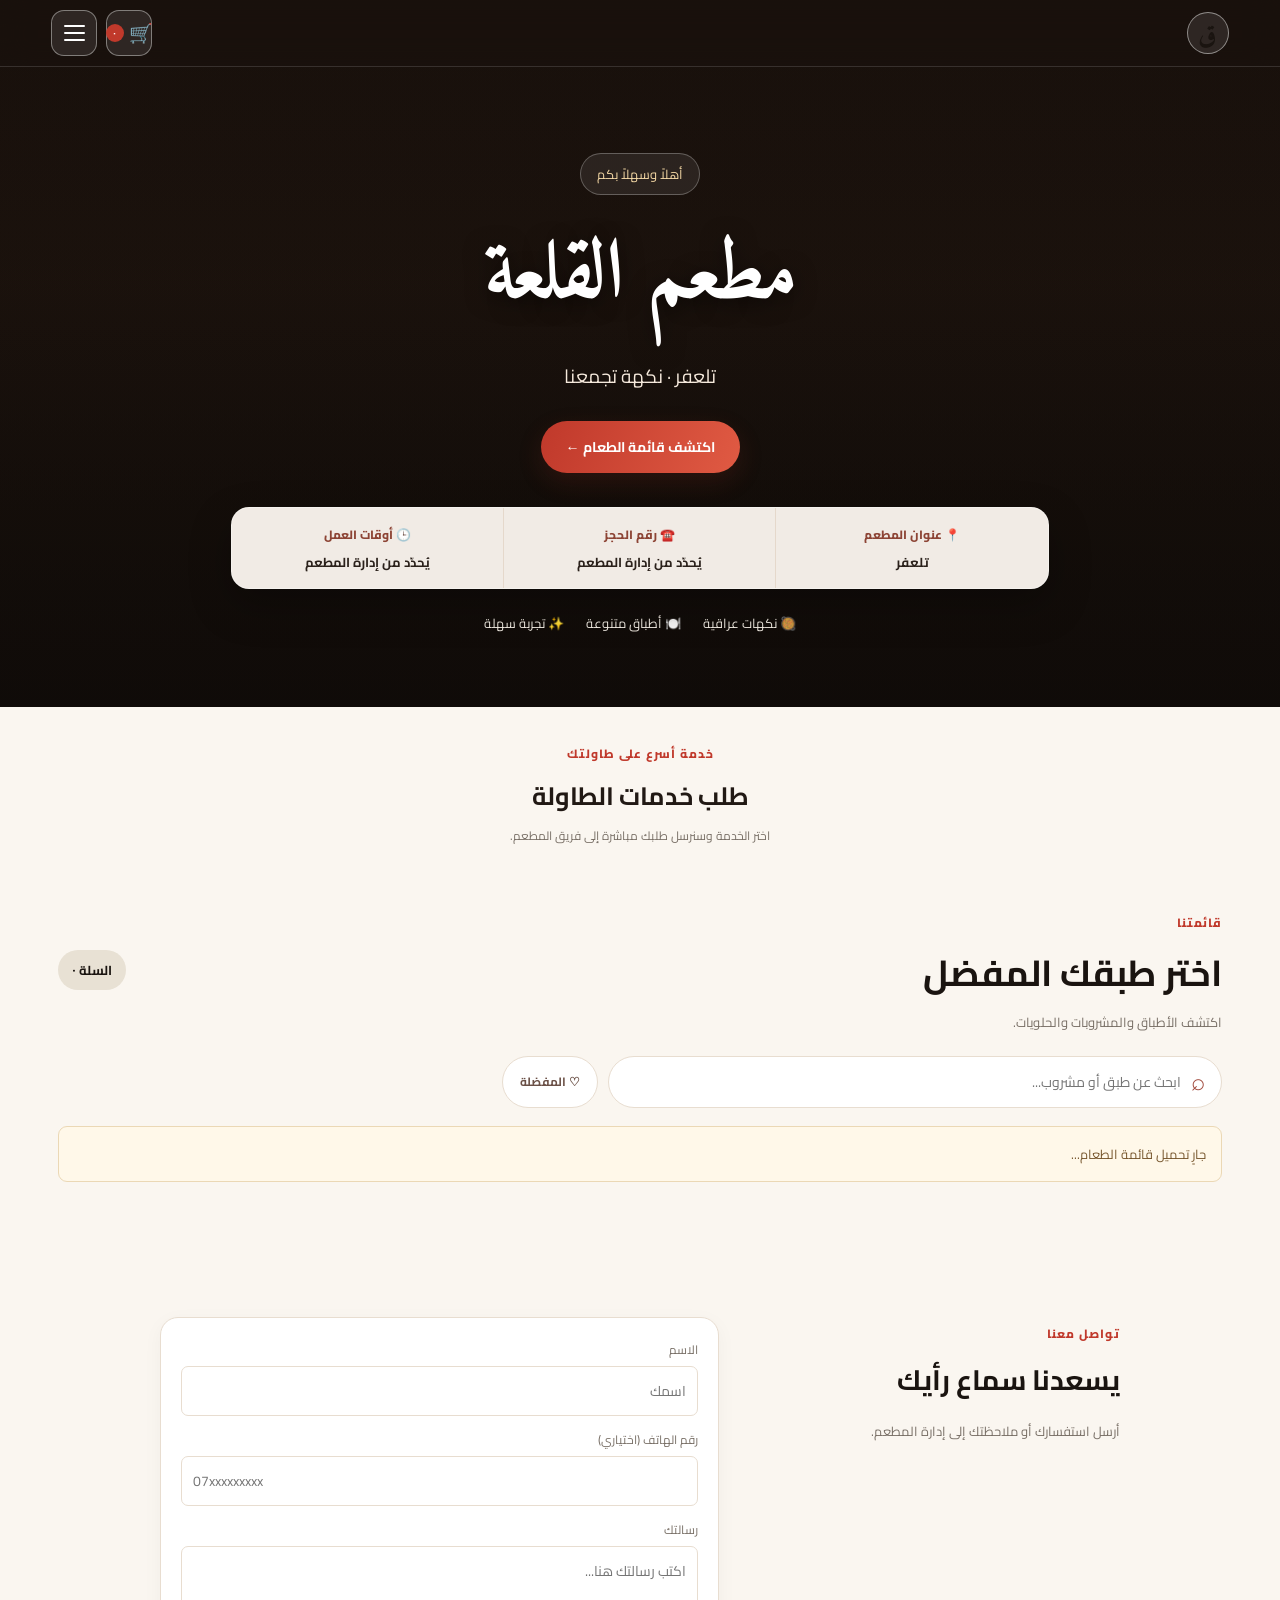
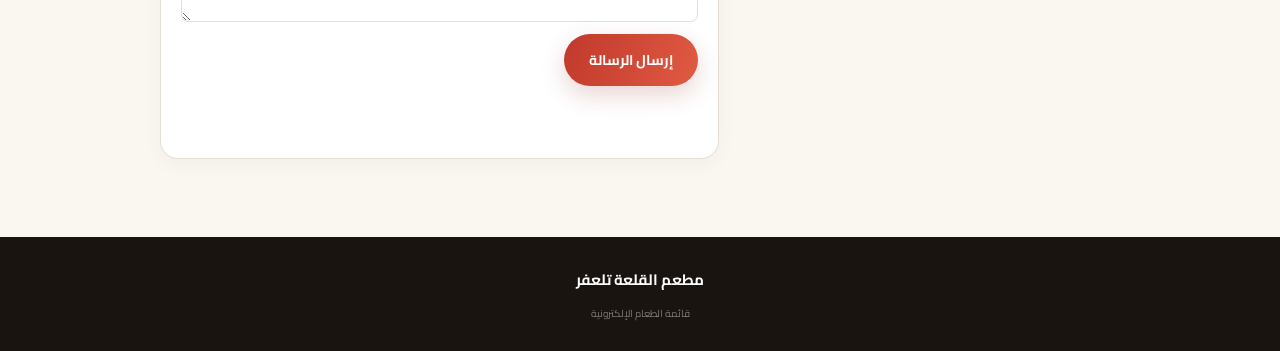
<file: index.html>
<!doctype html>
<html lang="ar" dir="rtl">
<head>
  <meta charset="utf-8">
  <meta name="viewport" content="width=device-width,initial-scale=1">
  <meta name="theme-color" content="#26352b">
  <meta name="description" content="قائمة طعام مطعم القلعة تلعفر">
  <title>مطعم القلعة تلعفر | قائمة الطعام</title>
  <link rel="preconnect" href="https://fonts.googleapis.com">
  <link rel="preconnect" href="https://fonts.gstatic.com" crossorigin>
  <link href="https://fonts.googleapis.com/css2?family=Cairo:wght@400;500;600;700;800&family=Amiri:wght@700&display=swap" rel="stylesheet">
  <link rel="stylesheet" href="styles.css">
</head>
<body>
    <nav class="topbar" aria-label="التنقل السريع">
      <span class="brand-mark" id="header-brand-mark">ق</span>
      <div class="header-actions">
        <button id="header-cart-open" class="header-cart-btn" type="button" aria-label="فتح السلة">
          <span aria-hidden="true">🛒</span><b id="header-cart-count">٠</b>
        </button>
        <details class="menu-dropdown">
          <summary class="menu-toggle" aria-label="فتح القائمة" title="القائمة">
            <span></span><span></span><span></span>
          </summary>
          <div class="menu-dropdown-panel">
            <a href="./admin.html" aria-label="فتح لوحة تحكم المطعم">لوحة التحكم</a>
          </div>
        </details>
      </div>
    </nav>
  <header class="hero">
    <div class="hero-copy">
      <span class="hero-kicker" id="welcome-text">أهلاً وسهلاً بكم</span>
      <h1 id="restaurant-name">مطعم القلعة</h1>
      <p id="restaurant-description">تلعفر · نكهة تجمعنا</p>
      <a href="#menu" class="primary-btn"><span id="discover-button-text">اكتشف قائمة الطعام</span> <span aria-hidden="true">←</span></a>
      <div class="restaurant-info-strip" aria-label="معلومات المطعم">
        <div id="address-info"><span id="address-label">📍 عنوان المطعم</span><strong id="restaurant-address">تلعفر</strong></div>
        <div id="reservation-info"><span id="reservation-label">☎️ رقم الحجز</span><strong id="reservation-phone">يُحدّد من إدارة المطعم</strong></div>
        <div id="hours-info"><span id="hours-label">🕒 أوقات العمل</span><strong id="working-hours">يُحدّد من إدارة المطعم</strong></div>
      </div>
      <div class="hero-points" id="feature-tags"><span>🥘 نكهات عراقية</span><span>🍽️ أطباق متنوعة</span><span>✨ تجربة سهلة</span></div>
    </div>
  </header>
  <section class="table-services" aria-labelledby="services-title">
    <div class="services-heading"><span class="eyebrow dark" id="services-eyebrow">خدمة أسرع على طاولتك</span><h2 id="services-title">طلب خدمات الطاولة</h2><p id="services-description">اختر الخدمة وسنرسل طلبك مباشرة إلى فريق المطعم.</p></div>
    <div class="service-actions" id="service-actions"></div>
  </section>
  <main id="menu" class="page-wrap">
    <section class="intro-row">
      <div><span class="eyebrow dark" id="menu-eyebrow">قائمتنا</span><h2 id="menu-title">اختر طبقك المفضل</h2><p id="menu-subtitle">اكتشف الأطباق والمشروبات والحلويات.</p></div>
      <div class="cart-count" id="cart-count">السلة ٠</div>
    </section>
    <div class="menu-tools">
      <label class="search-box"><span aria-hidden="true">⌕</span><input id="menu-search" type="search" id="menu-search" placeholder="ابحث عن طبق أو مشروب..." autocomplete="off"></label>
      <button id="favorites-toggle" class="favorites-toggle" type="button" aria-pressed="false"><span id="favorites-button-text">♡ المفضلة</span></button>
    </div>
    <div id="notice" class="notice">جارٍ تحميل قائمة الطعام...</div>
    <div id="category-list" class="category-list" aria-label="أقسام الطعام"></div>
    <section id="product-grid" class="product-grid"></section>
    <section class="cart-panel" id="cart-panel" aria-live="polite">
      <div class="cart-panel-copy"><strong id="cart-summary">لم تضف أي صنف بعد.</strong><small id="cart-preview">سلتك فارغة</small></div>
      <button id="checkout-open" class="cart-checkout-btn" type="button">تفاصيل السلة</button>
    </section>
    <div id="cart-view" class="cart-view hidden">
    <section id="checkout-panel" class="checkout-panel">
      <div class="checkout-head"><div><span class="eyebrow dark">إتمام الطلب</span><h2>تفاصيل سلة المشتريات</h2></div><div class="checkout-head-actions"><button id="cart-clear" class="outline-btn" type="button">حذف كل الطلبات</button><button id="checkout-close" class="danger-btn" type="button">إغلاق</button></div></div>
      <div id="cart-items" class="cart-items"></div>
      <div class="checkout-total">المجموع: <strong id="checkout-total">٠ د.ع</strong></div>
      <form id="checkout-form">
        <div class="field-grid">
          <label class="field">نوع الطلب
            <select id="order-type" required>
              <option value="dine_in">تناول الطعام داخل المطعم</option>
              <option value="delivery">توصيل إلى العنوان (دليفري)</option>
              <option value="pickup">استلام من المطعم</option>
            </select>
          </label>
          <label class="field">اسم الزبون<input id="customer-name" maxlength="100" placeholder="الاسم"></label>
          <label class="field" id="table-field">رقم الطاولة
            <select id="table-id"><option value="">اختر الطاولة</option></select>
          </label>
          <label class="field" id="phone-field">رقم الهاتف<input id="customer-phone" type="tel" maxlength="30" placeholder="07xxxxxxxxx"></label>
          <label class="field hidden" id="address-field">عنوان التوصيل<input id="delivery-address" maxlength="300" placeholder="المنطقة وأقرب نقطة دالة"></label>
        </div>
        <label class="field checkout-notes">ملاحظات على الطلب<textarea id="order-notes" maxlength="500" placeholder="مثلاً: بدون بصل، أو ملاحظات أخرى"></textarea></label>
        <p id="checkout-message" class="status-msg" role="status"></p>
        <button id="checkout-submit" class="solid-btn checkout-submit" type="submit">إرسال الطلب إلى المطعم</button>
        <p id="ordering-disabled-note" class="small-note">استقبال الطلبات غير مفعّل حالياً. القائمة والأسعار تجريبية.</p>
      </form>
    </section>
    </div>
  </main>
    <section id="contact" class="contact-section">
      <div class="contact-copy"><span class="eyebrow dark" id="contact-eyebrow">تواصل معنا</span><h2 id="contact-title">يسعدنا سماع رأيك</h2><p id="contact-description">أرسل استفسارك أو ملاحظتك إلى إدارة المطعم.</p></div>
      <form id="contact-form" class="contact-form">
        <label class="field">الاسم<input id="contact-name" maxlength="100" required placeholder="اسمك"></label>
        <label class="field">رقم الهاتف (اختياري)<input id="contact-phone" maxlength="40" type="tel" placeholder="07xxxxxxxxx"></label>
        <label class="field">رسالتك<textarea id="contact-message" maxlength="2000" required placeholder="اكتب رسالتك هنا..."></textarea></label>
        <button class="solid-btn" id="contact-submit-text" type="submit">إرسال الرسالة</button>
        <p id="contact-status" class="status-msg" role="status"></p>
      </form>
    </section>
  <div id="service-view" class="service-view hidden" role="dialog" aria-modal="true" aria-labelledby="service-modal-title">
    <form id="service-form" class="service-modal-card">
      <div class="checkout-head"><div><span class="eyebrow dark">خدمات الطاولة</span><h2 id="service-modal-title">إرسال طلب خدمة</h2></div><button id="service-close" class="danger-btn" type="button">إغلاق</button></div>
      <p id="service-selected-label">اختر رقم الطاولة لإرسال طلبك.</p>
      <label class="field">رقم الطاولة<select id="service-table-id" required><option value="">اختر الطاولة</option></select></label>
      <p id="service-message" class="status-msg" role="status"></p>
      <button class="solid-btn checkout-submit" type="submit">إرسال طلب الخدمة</button>
    </form>
  </div>
  <footer><strong id="footer-brand">مطعم القلعة تلعفر</strong><span id="footer-phone"></span><a id="footer-map" class="footer-map hidden" target="_blank" rel="noopener">موقع المطعم على الخريطة</a><small id="footer-text">قائمة الطعام الإلكترونية</small></footer>
  <script type="module" src="app.js"></script>
</body>
</html>
</file>
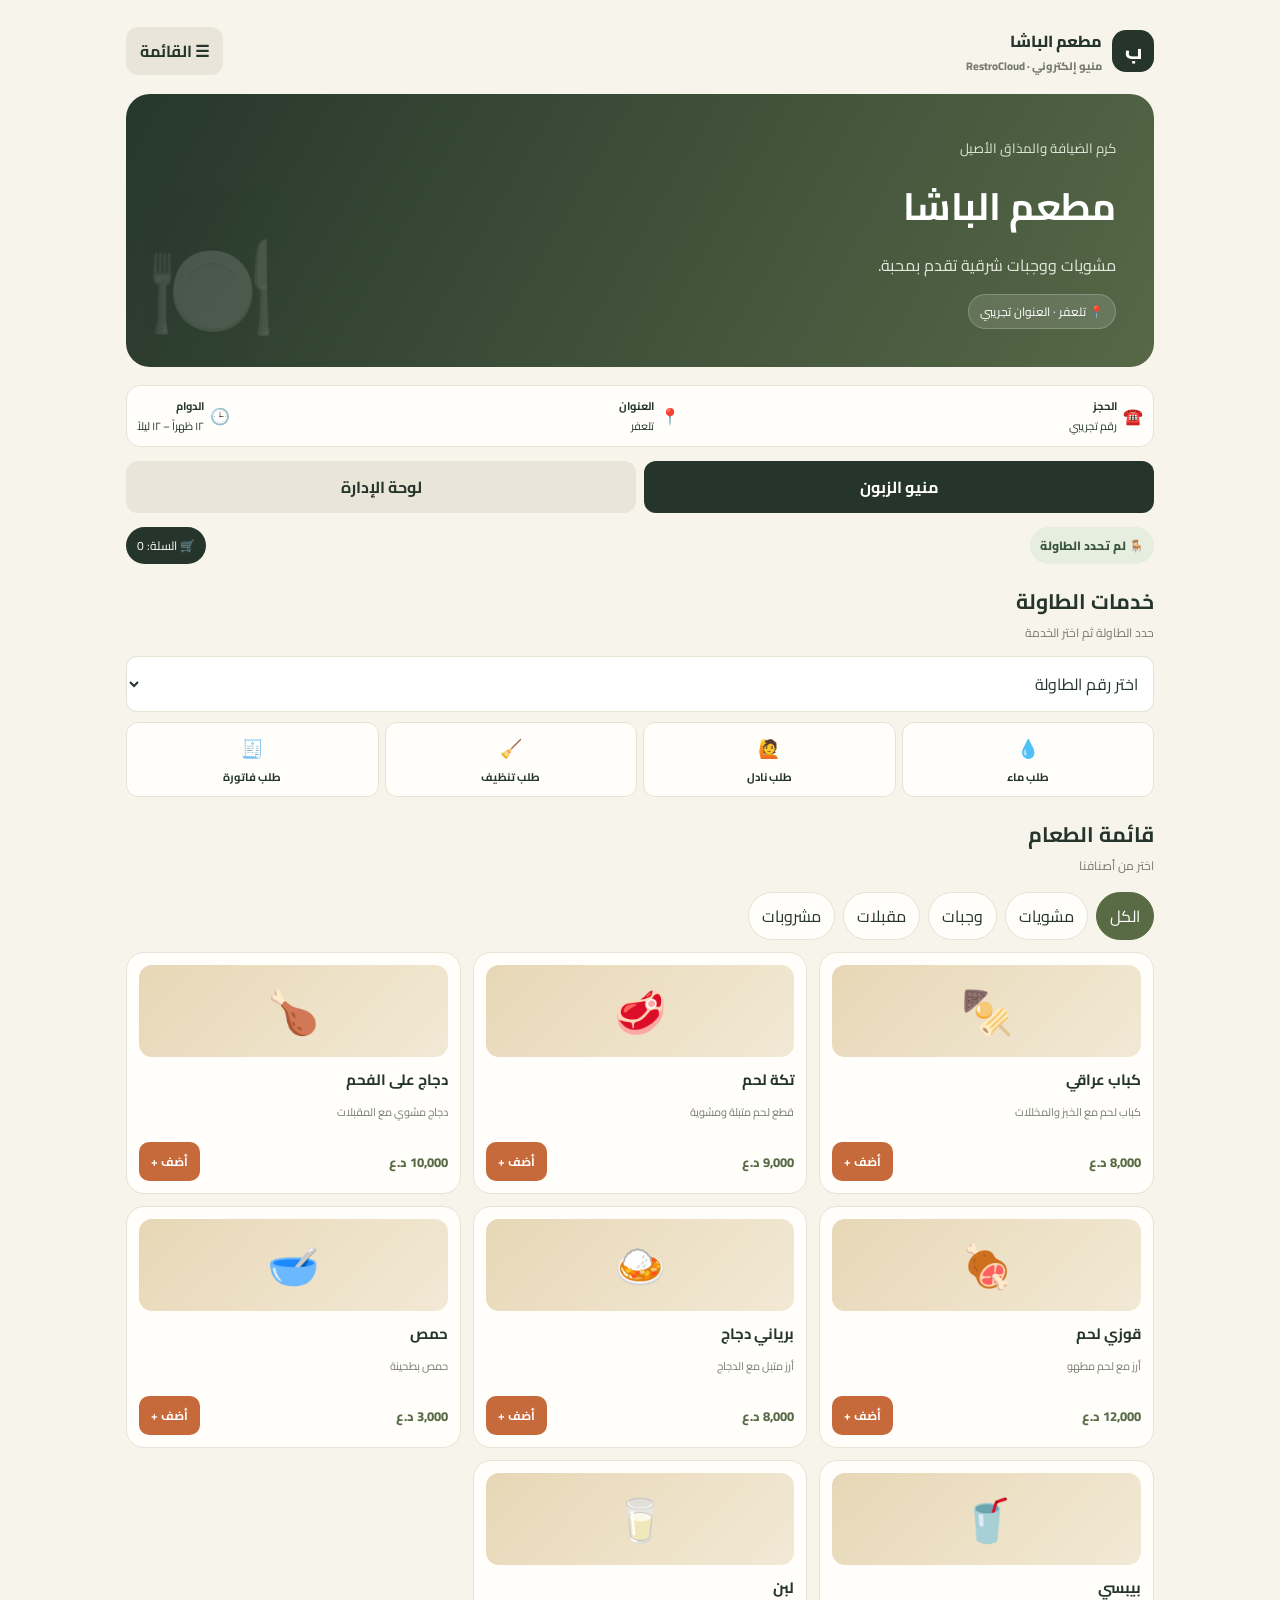
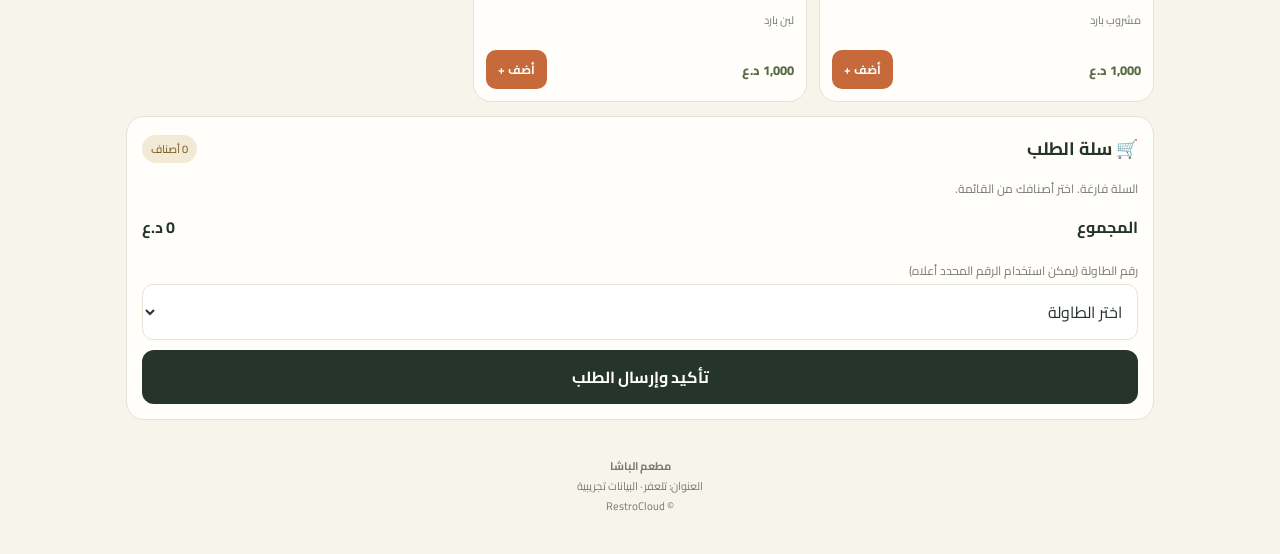
<file: demos/albasha/index.html>
<!doctype html>
<html lang="ar" dir="rtl"><head><meta charset="utf-8"><meta name="viewport" content="width=device-width,initial-scale=1"><meta name="theme-color" content="#26372c"><title>مطعم الباشا | RestroCloud Demo</title><link rel="stylesheet" href="../shared.css"></head><body><div id="app"></div><script>window.DEMO_CONFIG={"id":"albasha","path":"demos/albasha/index.html","name":"مطعم الباشا","mark":"ب","kicker":"كرم الضيافة والمذاق الأصيل","description":"مشويات ووجبات شرقية تقدم بمحبة.","location":"تلعفر","hours":"١٢ ظهراً – ١٢ ليلاً","menu":[{"id":1,"name":"كباب عراقي","cat":"مشويات","price":8000,"icon":"🍢","desc":"كباب لحم مع الخبز والمخللات"},{"id":2,"name":"تكة لحم","cat":"مشويات","price":9000,"icon":"🥩","desc":"قطع لحم متبلة ومشوية"},{"id":3,"name":"دجاج على الفحم","cat":"مشويات","price":10000,"icon":"🍗","desc":"دجاج مشوي مع المقبلات"},{"id":4,"name":"قوزي لحم","cat":"وجبات","price":12000,"icon":"🍖","desc":"أرز مع لحم مطهو"},{"id":5,"name":"برياني دجاج","cat":"وجبات","price":8000,"icon":"🍛","desc":"أرز متبل مع الدجاج"},{"id":6,"name":"حمص","cat":"مقبلات","price":3000,"icon":"🥣","desc":"حمص بطحينة"},{"id":7,"name":"بيبسي","cat":"مشروبات","price":1000,"icon":"🥤","desc":"مشروب بارد"},{"id":8,"name":"لبن","cat":"مشروبات","price":1000,"icon":"🥛","desc":"لبن بارد"}]};</script><script src="../shared.js"></script></body></html>
</file>
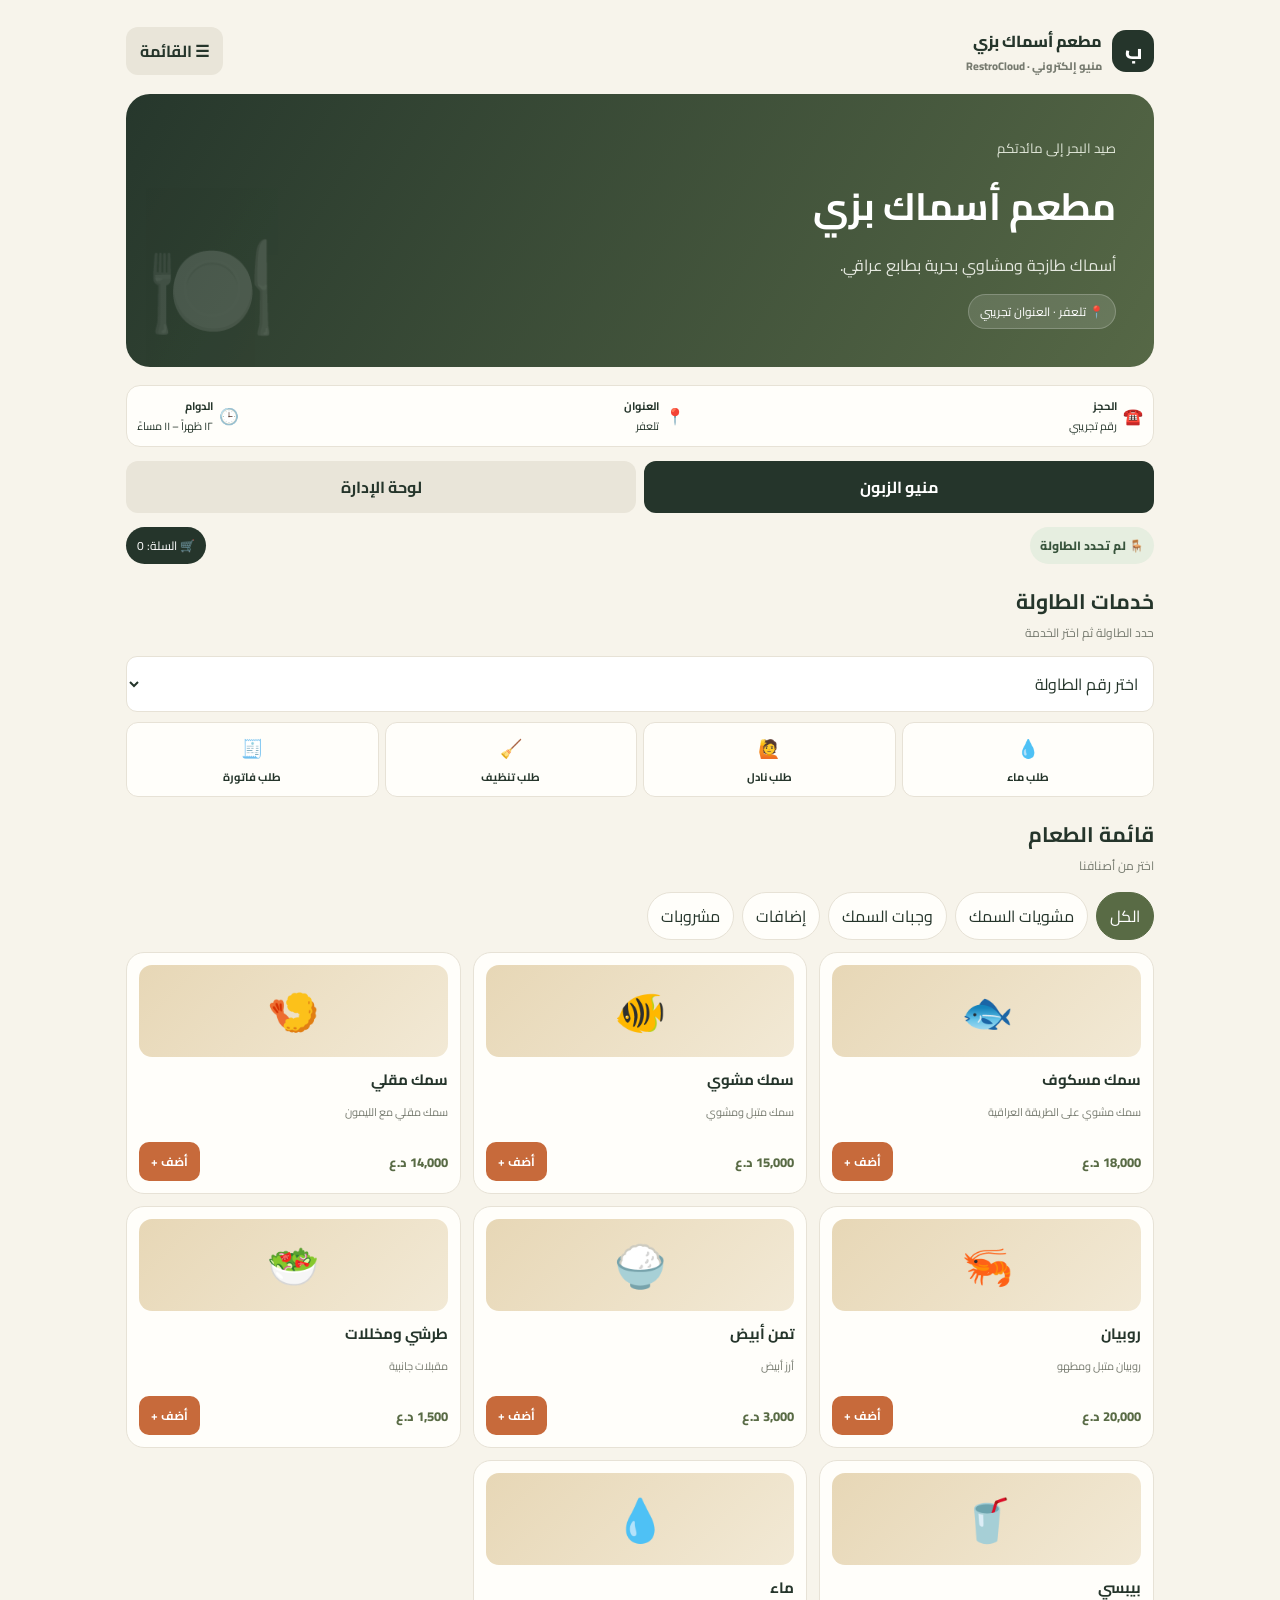
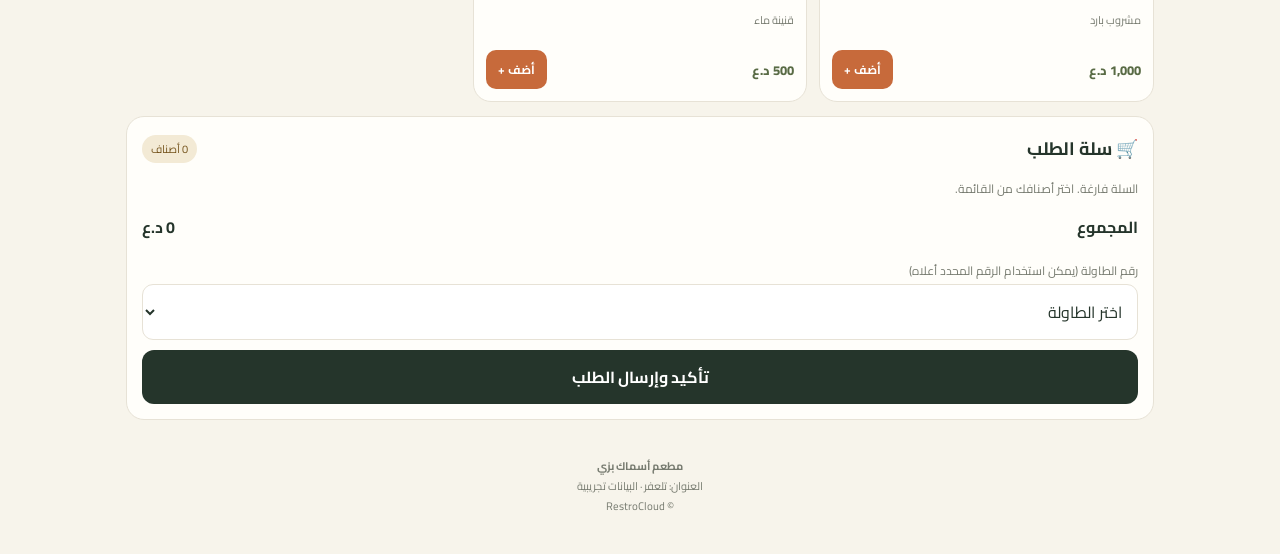
<file: demos/bazzi/index.html>
<!doctype html>
<html lang="ar" dir="rtl"><head><meta charset="utf-8"><meta name="viewport" content="width=device-width,initial-scale=1"><meta name="theme-color" content="#26372c"><title>مطعم أسماك بزي | RestroCloud Demo</title><link rel="stylesheet" href="../shared.css"></head><body><div id="app"></div><script>window.DEMO_CONFIG={"id":"bazzi","path":"demos/bazzi/index.html","name":"مطعم أسماك بزي","mark":"ب","kicker":"صيد البحر إلى مائدتكم","description":"أسماك طازجة ومشاوي بحرية بطابع عراقي.","location":"تلعفر","hours":"١٢ ظهراً – ١١ مساءً","menu":[{"id":1,"name":"سمك مسكوف","cat":"مشويات السمك","price":18000,"icon":"🐟","desc":"سمك مشوي على الطريقة العراقية"},{"id":2,"name":"سمك مشوي","cat":"مشويات السمك","price":15000,"icon":"🐠","desc":"سمك متبل ومشوي"},{"id":3,"name":"سمك مقلي","cat":"وجبات السمك","price":14000,"icon":"🍤","desc":"سمك مقلي مع الليمون"},{"id":4,"name":"روبيان","cat":"وجبات السمك","price":20000,"icon":"🦐","desc":"روبيان متبل ومطهو"},{"id":5,"name":"تمن أبيض","cat":"إضافات","price":3000,"icon":"🍚","desc":"أرز أبيض"},{"id":6,"name":"طرشي ومخللات","cat":"إضافات","price":1500,"icon":"🥗","desc":"مقبلات جانبية"},{"id":7,"name":"بيبسي","cat":"مشروبات","price":1000,"icon":"🥤","desc":"مشروب بارد"},{"id":8,"name":"ماء","cat":"مشروبات","price":500,"icon":"💧","desc":"قنينة ماء"}]};</script><script src="../shared.js"></script></body></html>
</file>
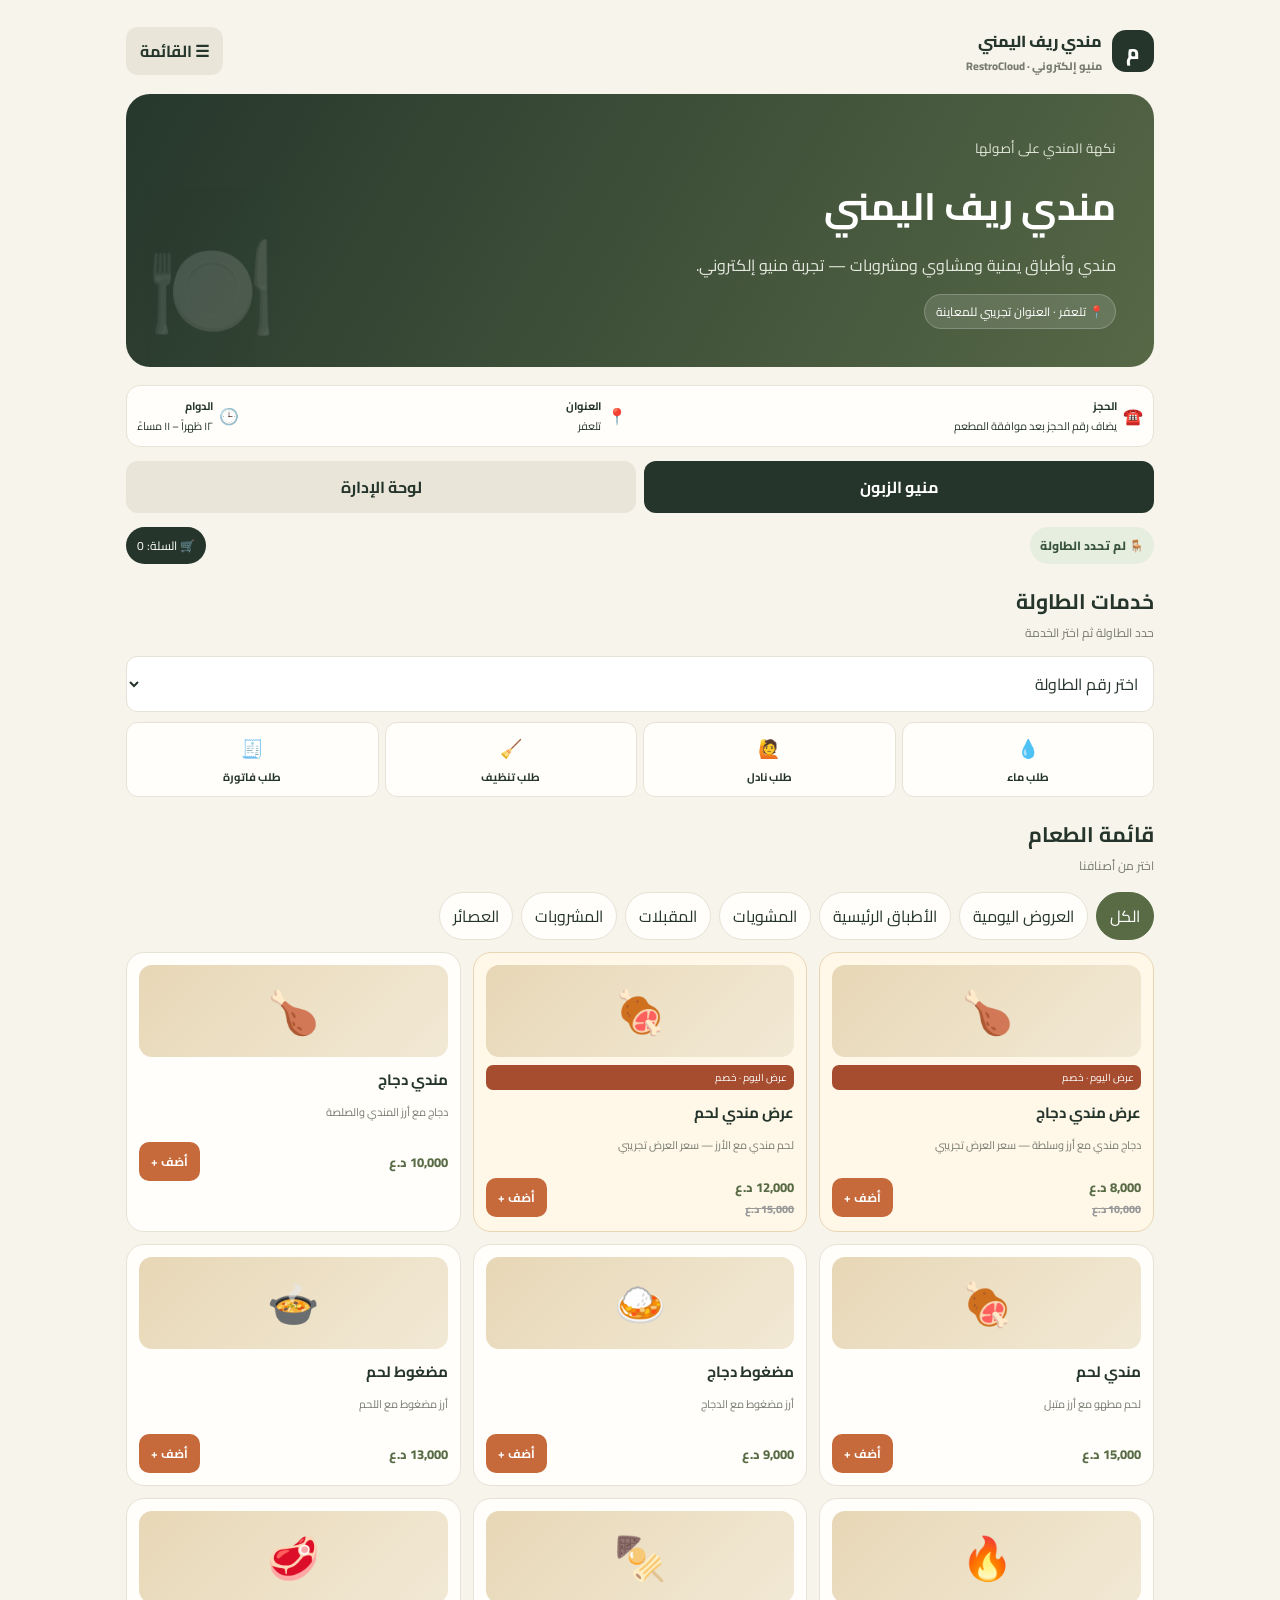
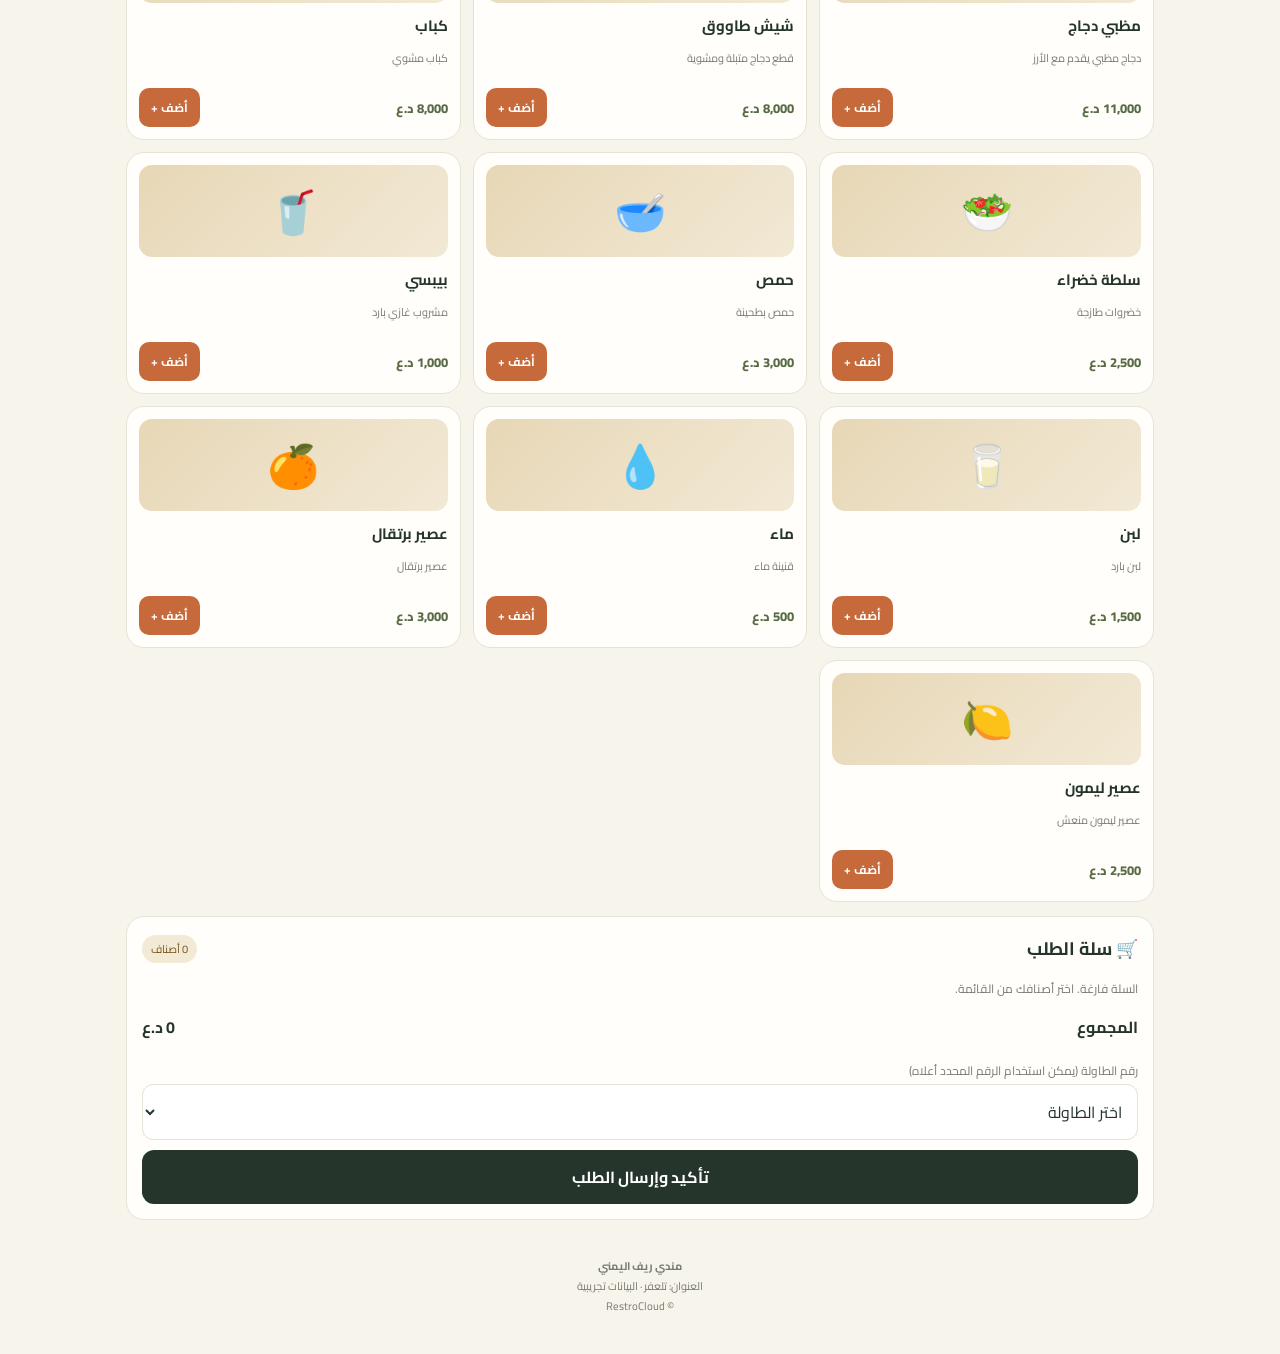
<file: demos/mandi-rif/index.html>
<!doctype html>
<html lang="ar" dir="rtl"><head><meta charset="utf-8"><meta name="viewport" content="width=device-width,initial-scale=1"><meta name="theme-color" content="#26372c"><title>مندي ريف اليمني | RestroCloud Demo</title><link rel="stylesheet" href="../shared.css"></head><body><div id="app"></div><script>window.DEMO_CONFIG={"id":"mandi-rif","name":"مندي ريف اليمني","mark":"م","kicker":"نكهة المندي على أصولها","description":"مندي وأطباق يمنية ومشاوي ومشروبات — تجربة منيو إلكتروني.","location":"تلعفر","address":"تلعفر · العنوان تجريبي للمعاينة","phone":"يضاف رقم الحجز بعد موافقة المطعم","hours":"١٢ ظهراً – ١١ مساءً","menu":[{"id":1,"name":"عرض مندي دجاج","cat":"العروض اليومية","price":8000,"oldPrice":10000,"offer":true,"icon":"🍗","desc":"دجاج مندي مع أرز وسلطة — سعر العرض تجريبي"},{"id":2,"name":"عرض مندي لحم","cat":"العروض اليومية","price":12000,"oldPrice":15000,"offer":true,"icon":"🍖","desc":"لحم مندي مع الأرز — سعر العرض تجريبي"},{"id":3,"name":"مندي دجاج","cat":"الأطباق الرئيسية","price":10000,"icon":"🍗","desc":"دجاج مع أرز المندي والصلصة"},{"id":4,"name":"مندي لحم","cat":"الأطباق الرئيسية","price":15000,"icon":"🍖","desc":"لحم مطهو مع أرز متبل"},{"id":5,"name":"مضغوط دجاج","cat":"الأطباق الرئيسية","price":9000,"icon":"🍛","desc":"أرز مضغوط مع الدجاج"},{"id":6,"name":"مضغوط لحم","cat":"الأطباق الرئيسية","price":13000,"icon":"🍲","desc":"أرز مضغوط مع اللحم"},{"id":7,"name":"مظبي دجاج","cat":"المشويات","price":11000,"icon":"🔥","desc":"دجاج مظبي يقدم مع الأرز"},{"id":8,"name":"شيش طاووق","cat":"المشويات","price":8000,"icon":"🍢","desc":"قطع دجاج متبلة ومشوية"},{"id":9,"name":"كباب","cat":"المشويات","price":8000,"icon":"🥩","desc":"كباب مشوي"},{"id":10,"name":"سلطة خضراء","cat":"المقبلات","price":2500,"icon":"🥗","desc":"خضروات طازجة"},{"id":11,"name":"حمص","cat":"المقبلات","price":3000,"icon":"🥣","desc":"حمص بطحينة"},{"id":12,"name":"بيبسي","cat":"المشروبات","price":1000,"icon":"🥤","desc":"مشروب غازي بارد"},{"id":13,"name":"لبن","cat":"المشروبات","price":1500,"icon":"🥛","desc":"لبن بارد"},{"id":14,"name":"ماء","cat":"المشروبات","price":500,"icon":"💧","desc":"قنينة ماء"},{"id":15,"name":"عصير برتقال","cat":"العصائر","price":3000,"icon":"🍊","desc":"عصير برتقال"},{"id":16,"name":"عصير ليمون","cat":"العصائر","price":2500,"icon":"🍋","desc":"عصير ليمون منعش"}]};</script><script src="../shared.js"></script></body></html>
</file>
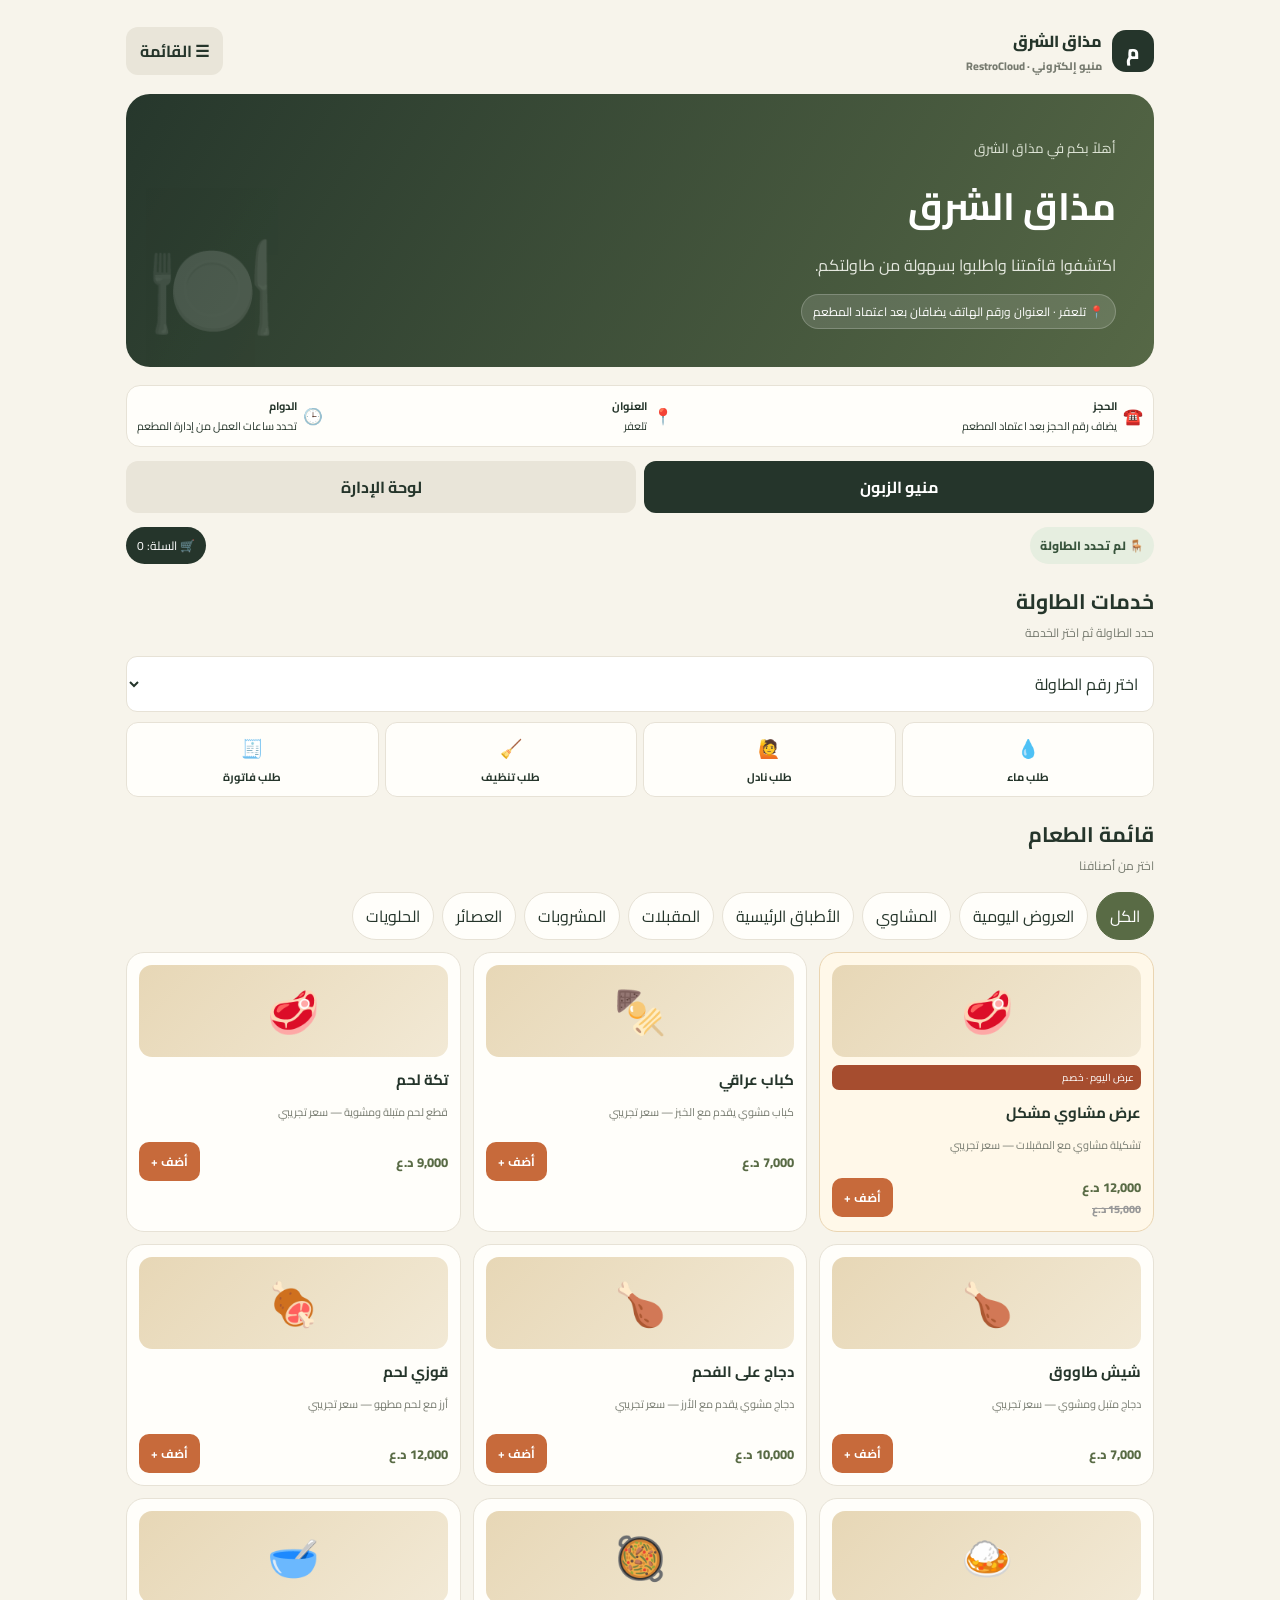
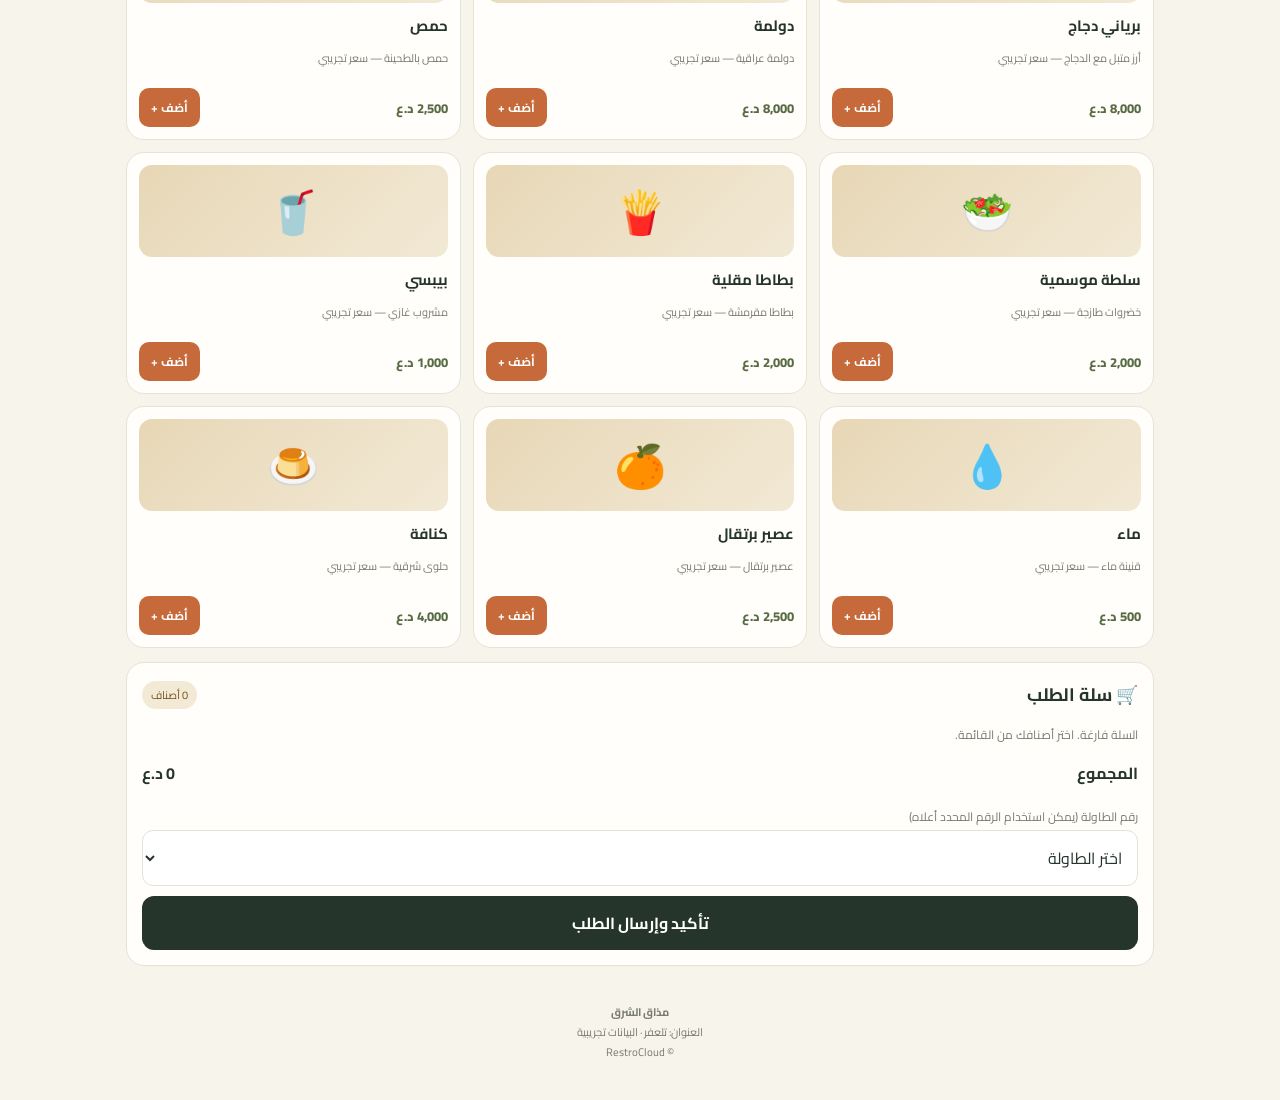
<file: demos/mazag-alsharq/index.html>
<!doctype html>
<html lang="ar" dir="rtl">
<head>
<meta charset="utf-8"><meta name="viewport" content="width=device-width,initial-scale=1">
<meta name="theme-color" content="#29382d">
<meta name="description" content="المنيو الإلكتروني التجريبي لمطعم مذاق الشرق في تلعفر">
<title>مذاق الشرق | المنيو الإلكتروني</title>
<link rel="stylesheet" href="../shared.css">
</head>
<body>
<div id="app"></div>
<script>
window.DEMO_CONFIG={
"id":"mazag-alsharq",
"name":"مذاق الشرق",
"mark":"م",
"kicker":"أهلاً بكم في مذاق الشرق",
"description":"اكتشفوا قائمتنا واطلبوا بسهولة من طاولتكم.",
"location":"تلعفر",
"address":"تلعفر · العنوان ورقم الهاتف يضافان بعد اعتماد المطعم",
"phone":"يضاف رقم الحجز بعد اعتماد المطعم",
"hours":"تحدد ساعات العمل من إدارة المطعم",
"tableCount":20,
"menu":[
{"id":1,"name":"عرض مشاوي مشكل","cat":"العروض اليومية","price":12000,"oldPrice":15000,"offer":true,"icon":"🥩","desc":"تشكيلة مشاوي مع المقبلات — سعر تجريبي"},
{"id":2,"name":"كباب عراقي","cat":"المشاوي","price":7000,"icon":"🍢","desc":"كباب مشوي يقدم مع الخبز — سعر تجريبي"},
{"id":3,"name":"تكة لحم","cat":"المشاوي","price":9000,"icon":"🥩","desc":"قطع لحم متبلة ومشوية — سعر تجريبي"},
{"id":4,"name":"شيش طاووق","cat":"المشاوي","price":7000,"icon":"🍗","desc":"دجاج متبل ومشوي — سعر تجريبي"},
{"id":5,"name":"دجاج على الفحم","cat":"الأطباق الرئيسية","price":10000,"icon":"🍗","desc":"دجاج مشوي يقدم مع الأرز — سعر تجريبي"},
{"id":6,"name":"قوزي لحم","cat":"الأطباق الرئيسية","price":12000,"icon":"🍖","desc":"أرز مع لحم مطهو — سعر تجريبي"},
{"id":7,"name":"برياني دجاج","cat":"الأطباق الرئيسية","price":8000,"icon":"🍛","desc":"أرز متبل مع الدجاج — سعر تجريبي"},
{"id":8,"name":"دولمة","cat":"الأطباق الرئيسية","price":8000,"icon":"🥘","desc":"دولمة عراقية — سعر تجريبي"},
{"id":9,"name":"حمص","cat":"المقبلات","price":2500,"icon":"🥣","desc":"حمص بالطحينة — سعر تجريبي"},
{"id":10,"name":"سلطة موسمية","cat":"المقبلات","price":2000,"icon":"🥗","desc":"خضروات طازجة — سعر تجريبي"},
{"id":11,"name":"بطاطا مقلية","cat":"المقبلات","price":2000,"icon":"🍟","desc":"بطاطا مقرمشة — سعر تجريبي"},
{"id":12,"name":"بيبسي","cat":"المشروبات","price":1000,"icon":"🥤","desc":"مشروب غازي — سعر تجريبي"},
{"id":13,"name":"ماء","cat":"المشروبات","price":500,"icon":"💧","desc":"قنينة ماء — سعر تجريبي"},
{"id":14,"name":"عصير برتقال","cat":"العصائر","price":2500,"icon":"🍊","desc":"عصير برتقال — سعر تجريبي"},
{"id":15,"name":"كنافة","cat":"الحلويات","price":4000,"icon":"🍮","desc":"حلوى شرقية — سعر تجريبي"}
]};
</script>
<script src="../shared.js"></script>
</body></html>
</file>
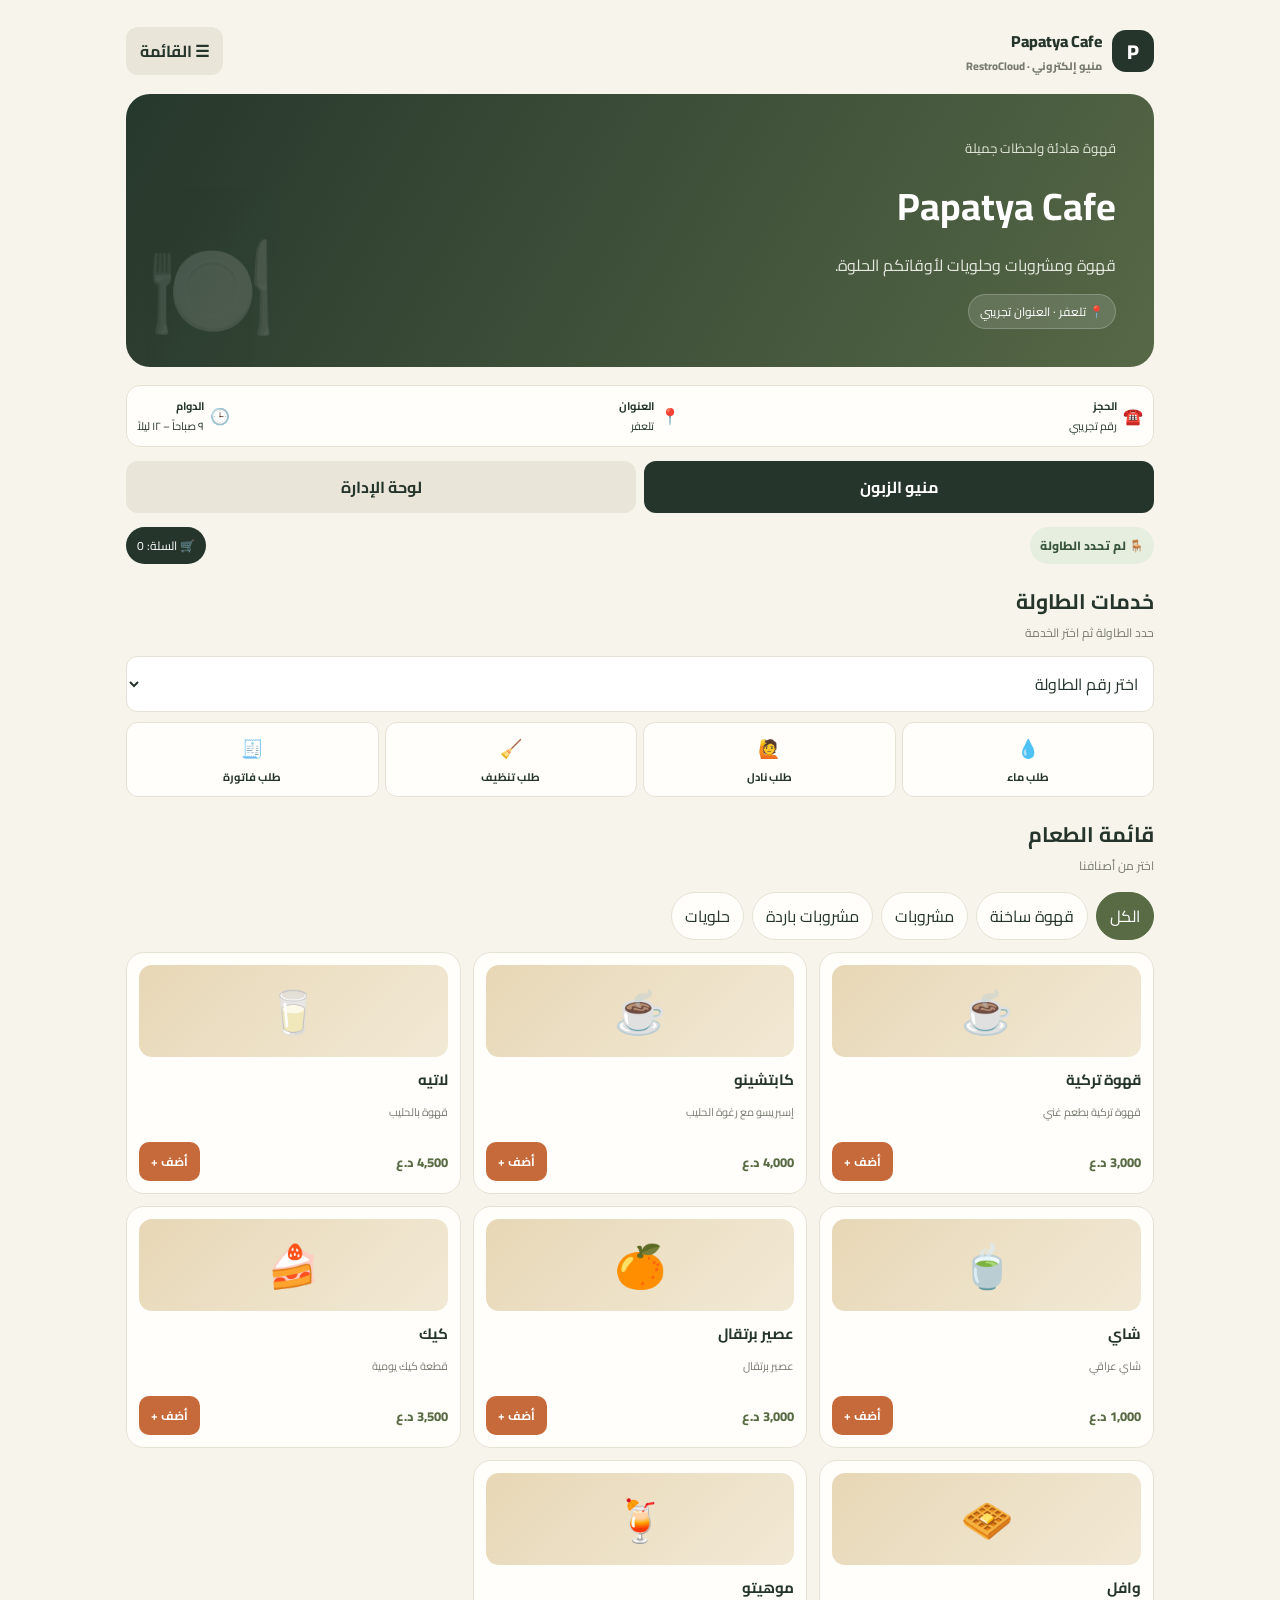
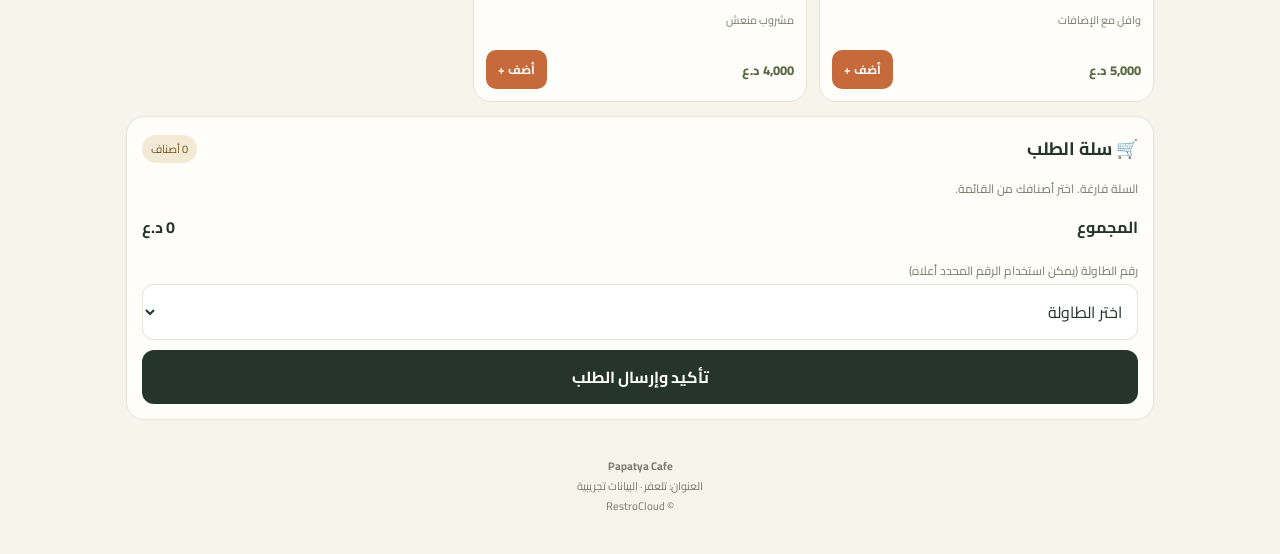
<file: demos/papatya/index.html>
<!doctype html>
<html lang="ar" dir="rtl"><head><meta charset="utf-8"><meta name="viewport" content="width=device-width,initial-scale=1"><meta name="theme-color" content="#26372c"><title>Papatya Cafe | RestroCloud Demo</title><link rel="stylesheet" href="../shared.css"></head><body><div id="app"></div><script>window.DEMO_CONFIG={"id":"papatya","path":"demos/papatya/index.html","name":"Papatya Cafe","mark":"P","kicker":"قهوة هادئة ولحظات جميلة","description":"قهوة ومشروبات وحلويات لأوقاتكم الحلوة.","location":"تلعفر","hours":"٩ صباحاً – ١٢ ليلاً","menu":[{"id":1,"name":"قهوة تركية","cat":"قهوة ساخنة","price":3000,"icon":"☕","desc":"قهوة تركية بطعم غني"},{"id":2,"name":"كابتشينو","cat":"قهوة ساخنة","price":4000,"icon":"☕","desc":"إسبريسو مع رغوة الحليب"},{"id":3,"name":"لاتيه","cat":"قهوة ساخنة","price":4500,"icon":"🥛","desc":"قهوة بالحليب"},{"id":4,"name":"شاي","cat":"مشروبات","price":1000,"icon":"🍵","desc":"شاي عراقي"},{"id":5,"name":"عصير برتقال","cat":"مشروبات باردة","price":3000,"icon":"🍊","desc":"عصير برتقال"},{"id":6,"name":"كيك","cat":"حلويات","price":3500,"icon":"🍰","desc":"قطعة كيك يومية"},{"id":7,"name":"وافل","cat":"حلويات","price":5000,"icon":"🧇","desc":"وافل مع الإضافات"},{"id":8,"name":"موهيتو","cat":"مشروبات باردة","price":4000,"icon":"🍹","desc":"مشروب منعش"}]};</script><script src="../shared.js"></script></body></html>
</file>
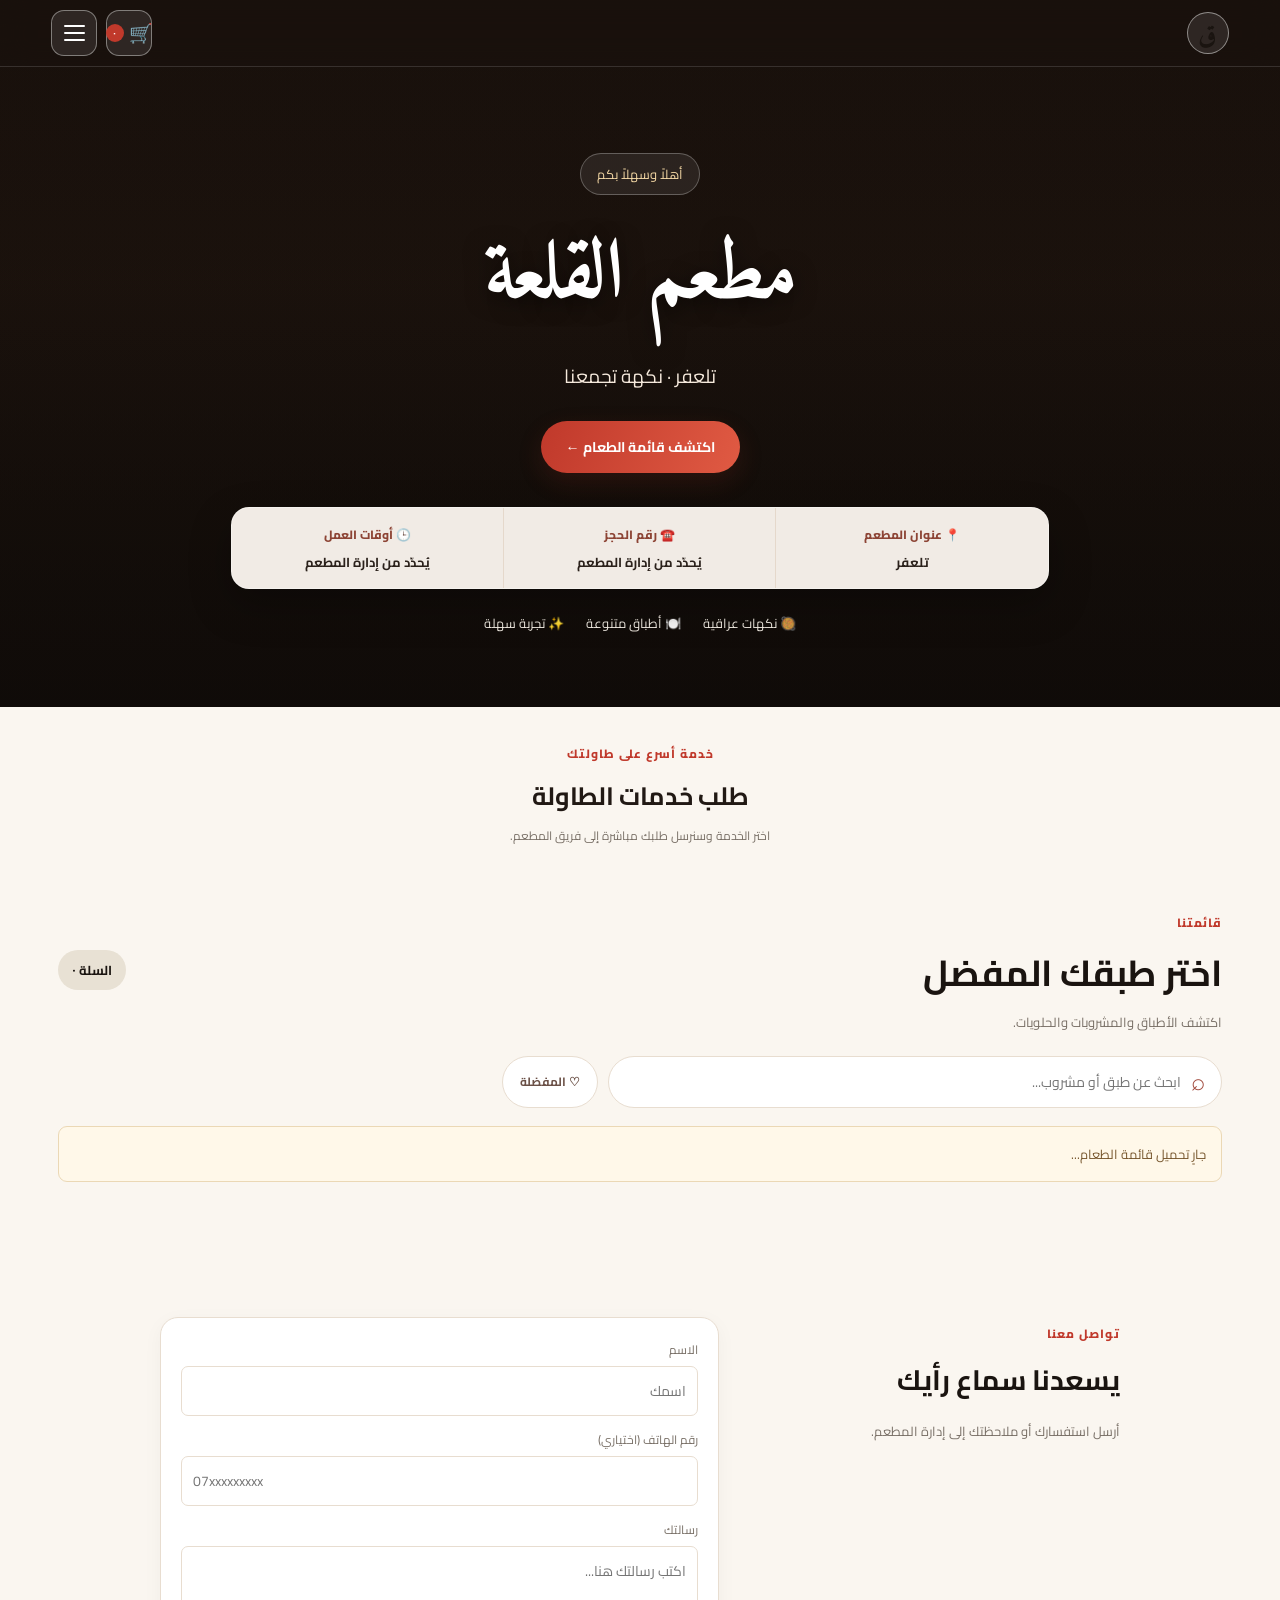
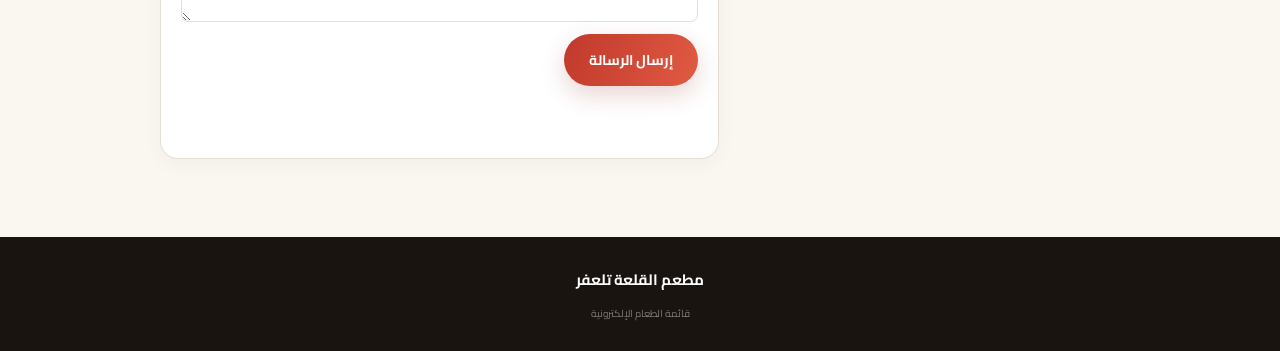
<file: restaurants/al-basha/index.html>
<!doctype html>
<html lang="ar" dir="rtl">
<head>
  <meta charset="utf-8">
  <meta name="viewport" content="width=device-width,initial-scale=1">
  <meta name="theme-color" content="#26352b">
  <meta name="description" content="قائمة الطعام الإلكترونية لـ مطعم الباشا">
  <title>مطعم الباشا | قائمة الطعام</title>
  <link rel="preconnect" href="https://fonts.googleapis.com">
  <link rel="preconnect" href="https://fonts.gstatic.com" crossorigin>
  <link href="https://fonts.googleapis.com/css2?family=Cairo:wght@400;500;600;700;800&family=Amiri:wght@700&display=swap" rel="stylesheet">
  <link rel="stylesheet" href="../../styles.css">
</head>
<body data-restaurant-slug="al-basha" data-root="../../">
    <nav class="topbar" aria-label="التنقل السريع">
      <span class="brand-mark" id="header-brand-mark">ق</span>
      <div class="header-actions">
        <button id="header-cart-open" class="header-cart-btn" type="button" aria-label="فتح السلة">
          <span aria-hidden="true">🛒</span><b id="header-cart-count">٠</b>
        </button>
        <details class="menu-dropdown">
          <summary class="menu-toggle" aria-label="فتح القائمة" title="القائمة">
            <span></span><span></span><span></span>
          </summary>
          <div class="menu-dropdown-panel">
            <a href="../../admin.html?r=al-basha" aria-label="فتح لوحة تحكم المطعم">لوحة التحكم</a>
          </div>
        </details>
      </div>
    </nav>
  <header class="hero">
    <div class="hero-copy">
      <span class="hero-kicker" id="welcome-text">أهلاً وسهلاً بكم</span>
      <h1 id="restaurant-name">مطعم القلعة</h1>
      <p id="restaurant-description">تلعفر · نكهة تجمعنا</p>
      <a href="#menu" class="primary-btn"><span id="discover-button-text">اكتشف قائمة الطعام</span> <span aria-hidden="true">←</span></a>
      <div class="restaurant-info-strip" aria-label="معلومات المطعم">
        <div id="address-info"><span id="address-label">📍 عنوان المطعم</span><strong id="restaurant-address">تلعفر</strong></div>
        <div id="reservation-info"><span id="reservation-label">☎️ رقم الحجز</span><strong id="reservation-phone">يُحدّد من إدارة المطعم</strong></div>
        <div id="hours-info"><span id="hours-label">🕒 أوقات العمل</span><strong id="working-hours">يُحدّد من إدارة المطعم</strong></div>
      </div>
      <div class="hero-points" id="feature-tags"><span>🥘 نكهات عراقية</span><span>🍽️ أطباق متنوعة</span><span>✨ تجربة سهلة</span></div>
    </div>
  </header>
  <section class="table-services" aria-labelledby="services-title">
    <div class="services-heading"><span class="eyebrow dark" id="services-eyebrow">خدمة أسرع على طاولتك</span><h2 id="services-title">طلب خدمات الطاولة</h2><p id="services-description">اختر الخدمة وسنرسل طلبك مباشرة إلى فريق المطعم.</p></div>
    <div class="service-actions" id="service-actions"></div>
  </section>
  <main id="menu" class="page-wrap">
    <section class="intro-row">
      <div><span class="eyebrow dark" id="menu-eyebrow">قائمتنا</span><h2 id="menu-title">اختر طبقك المفضل</h2><p id="menu-subtitle">اكتشف الأطباق والمشروبات والحلويات.</p></div>
      <div class="cart-count" id="cart-count">السلة ٠</div>
    </section>
    <div class="menu-tools">
      <label class="search-box"><span aria-hidden="true">⌕</span><input id="menu-search" type="search" id="menu-search" placeholder="ابحث عن طبق أو مشروب..." autocomplete="off"></label>
      <button id="favorites-toggle" class="favorites-toggle" type="button" aria-pressed="false"><span id="favorites-button-text">♡ المفضلة</span></button>
    </div>
    <div id="notice" class="notice">جارٍ تحميل قائمة الطعام...</div>
    <div id="category-list" class="category-list" aria-label="أقسام الطعام"></div>
    <section id="product-grid" class="product-grid"></section>
    <section class="cart-panel" id="cart-panel" aria-live="polite">
      <div class="cart-panel-copy"><strong id="cart-summary">لم تضف أي صنف بعد.</strong><small id="cart-preview">سلتك فارغة</small></div>
      <button id="checkout-open" class="cart-checkout-btn" type="button">تفاصيل السلة</button>
    </section>
    <div id="cart-view" class="cart-view hidden">
    <section id="checkout-panel" class="checkout-panel">
      <div class="checkout-head"><div><span class="eyebrow dark">إتمام الطلب</span><h2>تفاصيل سلة المشتريات</h2></div><div class="checkout-head-actions"><button id="cart-clear" class="outline-btn" type="button">حذف كل الطلبات</button><button id="checkout-close" class="danger-btn" type="button">إغلاق</button></div></div>
      <div id="cart-items" class="cart-items"></div>
      <div class="checkout-total">المجموع: <strong id="checkout-total">٠ د.ع</strong></div>
      <form id="checkout-form">
        <div class="field-grid">
          <label class="field">نوع الطلب
            <select id="order-type" required>
              <option value="dine_in">تناول الطعام داخل المطعم</option>
              <option value="delivery">توصيل إلى العنوان (دليفري)</option>
              <option value="pickup">استلام من المطعم</option>
            </select>
          </label>
          <label class="field">اسم الزبون<input id="customer-name" maxlength="100" placeholder="الاسم"></label>
          <label class="field" id="table-field">رقم الطاولة
            <select id="table-id"><option value="">اختر الطاولة</option></select>
          </label>
          <label class="field" id="phone-field">رقم الهاتف<input id="customer-phone" type="tel" maxlength="30" placeholder="07xxxxxxxxx"></label>
          <label class="field hidden" id="address-field">عنوان التوصيل<input id="delivery-address" maxlength="300" placeholder="المنطقة وأقرب نقطة دالة"></label>
        </div>
        <label class="field checkout-notes">ملاحظات على الطلب<textarea id="order-notes" maxlength="500" placeholder="مثلاً: بدون بصل، أو ملاحظات أخرى"></textarea></label>
        <p id="checkout-message" class="status-msg" role="status"></p>
        <button id="checkout-submit" class="solid-btn checkout-submit" type="submit">إرسال الطلب إلى المطعم</button>
        <p id="ordering-disabled-note" class="small-note">استقبال الطلبات غير مفعّل حالياً. القائمة والأسعار تجريبية.</p>
      </form>
    </section>
    </div>
  </main>
    <section id="contact" class="contact-section">
      <div class="contact-copy"><span class="eyebrow dark" id="contact-eyebrow">تواصل معنا</span><h2 id="contact-title">يسعدنا سماع رأيك</h2><p id="contact-description">أرسل استفسارك أو ملاحظتك إلى إدارة المطعم.</p></div>
      <form id="contact-form" class="contact-form">
        <label class="field">الاسم<input id="contact-name" maxlength="100" required placeholder="اسمك"></label>
        <label class="field">رقم الهاتف (اختياري)<input id="contact-phone" maxlength="40" type="tel" placeholder="07xxxxxxxxx"></label>
        <label class="field">رسالتك<textarea id="contact-message" maxlength="2000" required placeholder="اكتب رسالتك هنا..."></textarea></label>
        <button class="solid-btn" id="contact-submit-text" type="submit">إرسال الرسالة</button>
        <p id="contact-status" class="status-msg" role="status"></p>
      </form>
    </section>
  <div id="service-view" class="service-view hidden" role="dialog" aria-modal="true" aria-labelledby="service-modal-title">
    <form id="service-form" class="service-modal-card">
      <div class="checkout-head"><div><span class="eyebrow dark">خدمات الطاولة</span><h2 id="service-modal-title">إرسال طلب خدمة</h2></div><button id="service-close" class="danger-btn" type="button">إغلاق</button></div>
      <p id="service-selected-label">اختر رقم الطاولة لإرسال طلبك.</p>
      <label class="field">رقم الطاولة<select id="service-table-id" required><option value="">اختر الطاولة</option></select></label>
      <p id="service-message" class="status-msg" role="status"></p>
      <button class="solid-btn checkout-submit" type="submit">إرسال طلب الخدمة</button>
    </form>
  </div>
  <footer><strong id="footer-brand">مطعم القلعة تلعفر</strong><span id="footer-phone"></span><a id="footer-map" class="footer-map hidden" target="_blank" rel="noopener">موقع المطعم على الخريطة</a><small id="footer-text">قائمة الطعام الإلكترونية</small></footer>
  <script type="module" src="../../app.js"></script>
</body>
</html>
</file>
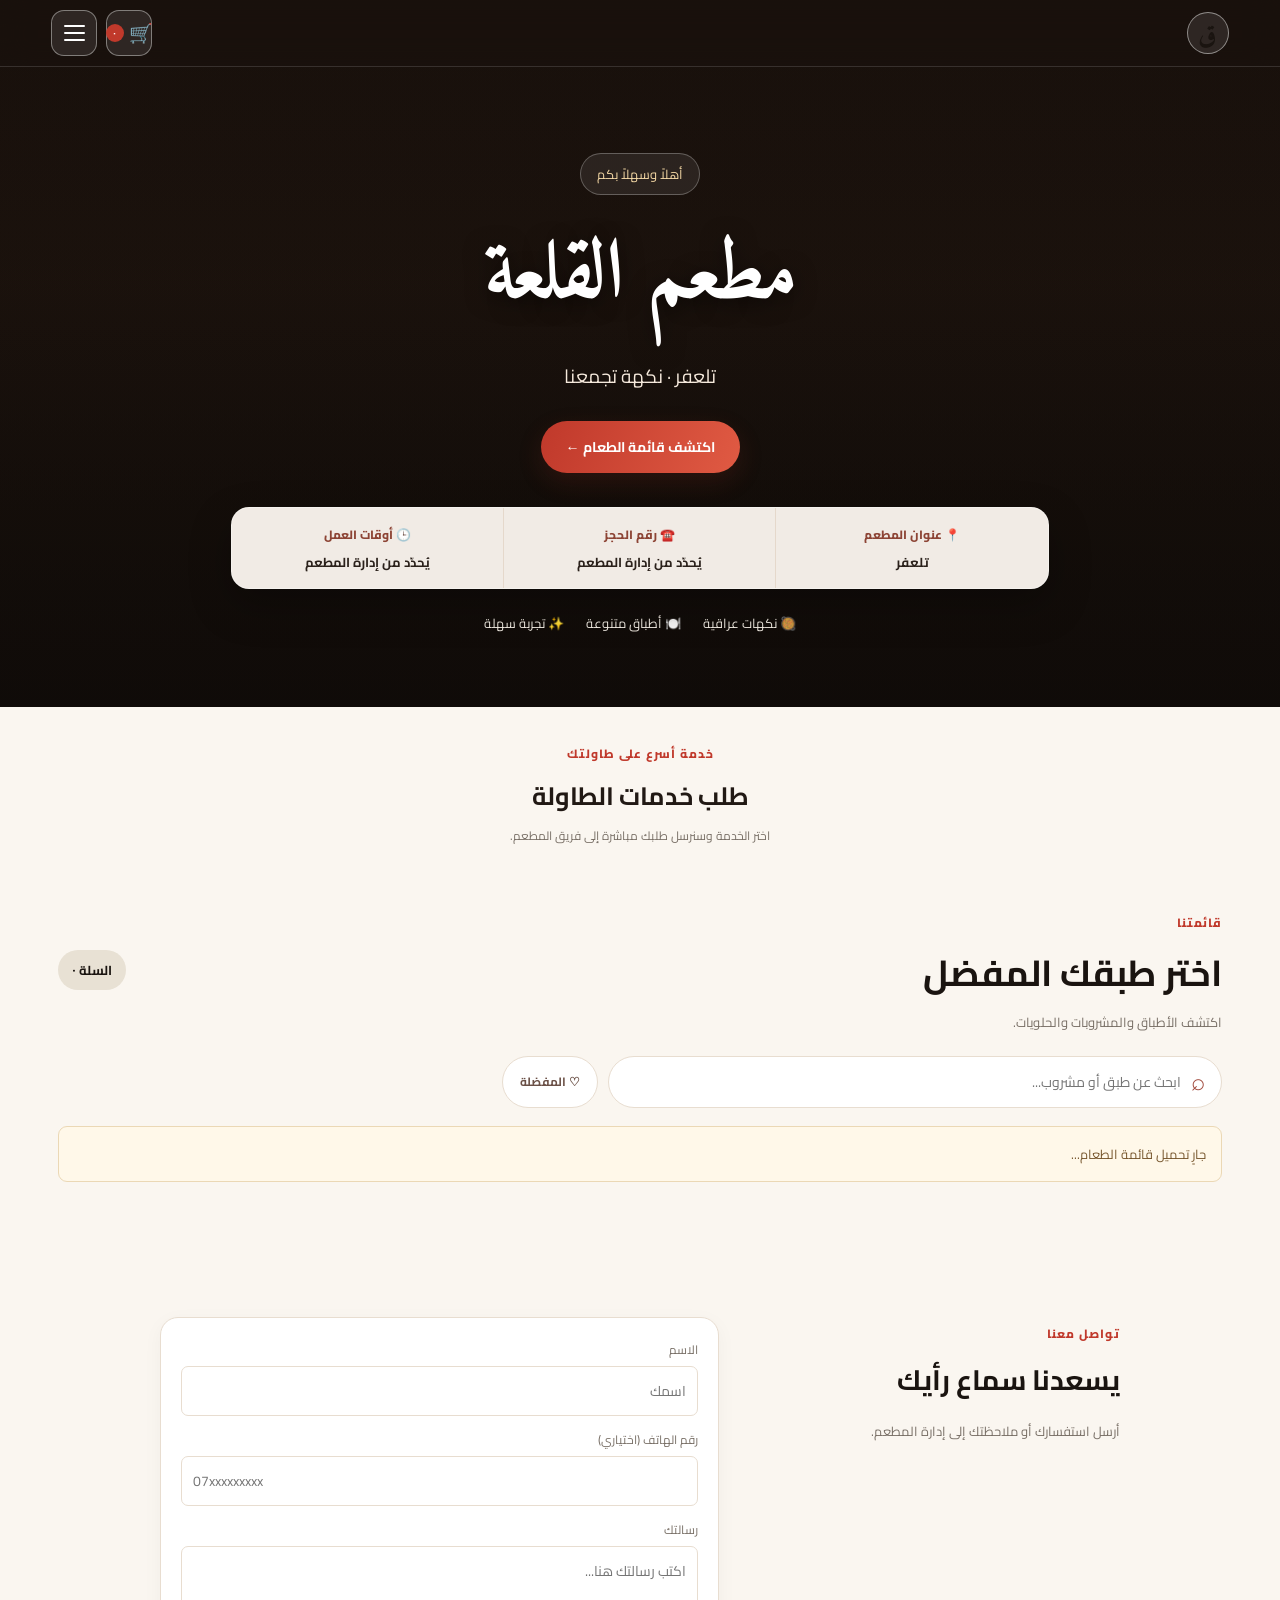
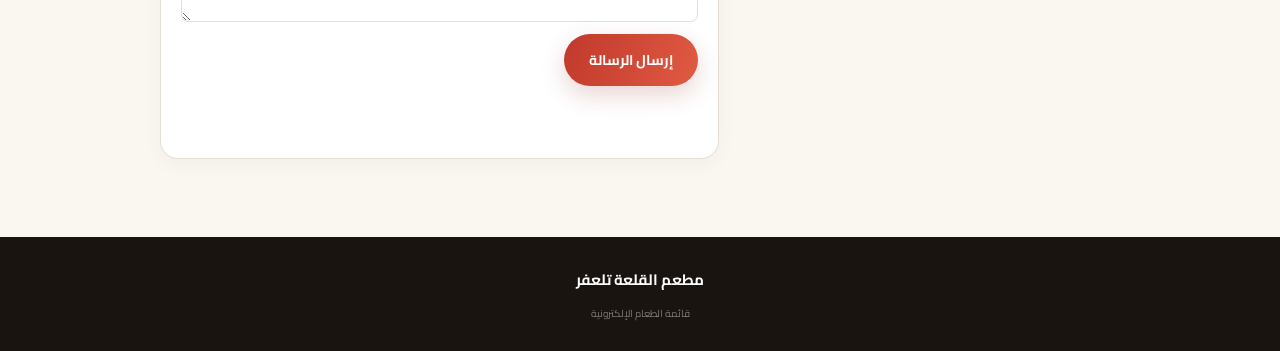
<file: restaurants/al-bazzi-fish/index.html>
<!doctype html>
<html lang="ar" dir="rtl">
<head>
  <meta charset="utf-8">
  <meta name="viewport" content="width=device-width,initial-scale=1">
  <meta name="theme-color" content="#26352b">
  <meta name="description" content="قائمة الطعام الإلكترونية لـ مطعم الأسماك البزي">
  <title>مطعم الأسماك البزي | قائمة الطعام</title>
  <link rel="preconnect" href="https://fonts.googleapis.com">
  <link rel="preconnect" href="https://fonts.gstatic.com" crossorigin>
  <link href="https://fonts.googleapis.com/css2?family=Cairo:wght@400;500;600;700;800&family=Amiri:wght@700&display=swap" rel="stylesheet">
  <link rel="stylesheet" href="../../styles.css">
</head>
<body data-restaurant-slug="al-bazzi-fish" data-root="../../">
    <nav class="topbar" aria-label="التنقل السريع">
      <span class="brand-mark" id="header-brand-mark">ق</span>
      <div class="header-actions">
        <button id="header-cart-open" class="header-cart-btn" type="button" aria-label="فتح السلة">
          <span aria-hidden="true">🛒</span><b id="header-cart-count">٠</b>
        </button>
        <details class="menu-dropdown">
          <summary class="menu-toggle" aria-label="فتح القائمة" title="القائمة">
            <span></span><span></span><span></span>
          </summary>
          <div class="menu-dropdown-panel">
            <a href="../../admin.html?r=al-bazzi-fish" aria-label="فتح لوحة تحكم المطعم">لوحة التحكم</a>
          </div>
        </details>
      </div>
    </nav>
  <header class="hero">
    <div class="hero-copy">
      <span class="hero-kicker" id="welcome-text">أهلاً وسهلاً بكم</span>
      <h1 id="restaurant-name">مطعم القلعة</h1>
      <p id="restaurant-description">تلعفر · نكهة تجمعنا</p>
      <a href="#menu" class="primary-btn"><span id="discover-button-text">اكتشف قائمة الطعام</span> <span aria-hidden="true">←</span></a>
      <div class="restaurant-info-strip" aria-label="معلومات المطعم">
        <div id="address-info"><span id="address-label">📍 عنوان المطعم</span><strong id="restaurant-address">تلعفر</strong></div>
        <div id="reservation-info"><span id="reservation-label">☎️ رقم الحجز</span><strong id="reservation-phone">يُحدّد من إدارة المطعم</strong></div>
        <div id="hours-info"><span id="hours-label">🕒 أوقات العمل</span><strong id="working-hours">يُحدّد من إدارة المطعم</strong></div>
      </div>
      <div class="hero-points" id="feature-tags"><span>🥘 نكهات عراقية</span><span>🍽️ أطباق متنوعة</span><span>✨ تجربة سهلة</span></div>
    </div>
  </header>
  <section class="table-services" aria-labelledby="services-title">
    <div class="services-heading"><span class="eyebrow dark" id="services-eyebrow">خدمة أسرع على طاولتك</span><h2 id="services-title">طلب خدمات الطاولة</h2><p id="services-description">اختر الخدمة وسنرسل طلبك مباشرة إلى فريق المطعم.</p></div>
    <div class="service-actions" id="service-actions"></div>
  </section>
  <main id="menu" class="page-wrap">
    <section class="intro-row">
      <div><span class="eyebrow dark" id="menu-eyebrow">قائمتنا</span><h2 id="menu-title">اختر طبقك المفضل</h2><p id="menu-subtitle">اكتشف الأطباق والمشروبات والحلويات.</p></div>
      <div class="cart-count" id="cart-count">السلة ٠</div>
    </section>
    <div class="menu-tools">
      <label class="search-box"><span aria-hidden="true">⌕</span><input id="menu-search" type="search" id="menu-search" placeholder="ابحث عن طبق أو مشروب..." autocomplete="off"></label>
      <button id="favorites-toggle" class="favorites-toggle" type="button" aria-pressed="false"><span id="favorites-button-text">♡ المفضلة</span></button>
    </div>
    <div id="notice" class="notice">جارٍ تحميل قائمة الطعام...</div>
    <div id="category-list" class="category-list" aria-label="أقسام الطعام"></div>
    <section id="product-grid" class="product-grid"></section>
    <section class="cart-panel" id="cart-panel" aria-live="polite">
      <div class="cart-panel-copy"><strong id="cart-summary">لم تضف أي صنف بعد.</strong><small id="cart-preview">سلتك فارغة</small></div>
      <button id="checkout-open" class="cart-checkout-btn" type="button">تفاصيل السلة</button>
    </section>
    <div id="cart-view" class="cart-view hidden">
    <section id="checkout-panel" class="checkout-panel">
      <div class="checkout-head"><div><span class="eyebrow dark">إتمام الطلب</span><h2>تفاصيل سلة المشتريات</h2></div><div class="checkout-head-actions"><button id="cart-clear" class="outline-btn" type="button">حذف كل الطلبات</button><button id="checkout-close" class="danger-btn" type="button">إغلاق</button></div></div>
      <div id="cart-items" class="cart-items"></div>
      <div class="checkout-total">المجموع: <strong id="checkout-total">٠ د.ع</strong></div>
      <form id="checkout-form">
        <div class="field-grid">
          <label class="field">نوع الطلب
            <select id="order-type" required>
              <option value="dine_in">تناول الطعام داخل المطعم</option>
              <option value="delivery">توصيل إلى العنوان (دليفري)</option>
              <option value="pickup">استلام من المطعم</option>
            </select>
          </label>
          <label class="field">اسم الزبون<input id="customer-name" maxlength="100" placeholder="الاسم"></label>
          <label class="field" id="table-field">رقم الطاولة
            <select id="table-id"><option value="">اختر الطاولة</option></select>
          </label>
          <label class="field" id="phone-field">رقم الهاتف<input id="customer-phone" type="tel" maxlength="30" placeholder="07xxxxxxxxx"></label>
          <label class="field hidden" id="address-field">عنوان التوصيل<input id="delivery-address" maxlength="300" placeholder="المنطقة وأقرب نقطة دالة"></label>
        </div>
        <label class="field checkout-notes">ملاحظات على الطلب<textarea id="order-notes" maxlength="500" placeholder="مثلاً: بدون بصل، أو ملاحظات أخرى"></textarea></label>
        <p id="checkout-message" class="status-msg" role="status"></p>
        <button id="checkout-submit" class="solid-btn checkout-submit" type="submit">إرسال الطلب إلى المطعم</button>
        <p id="ordering-disabled-note" class="small-note">استقبال الطلبات غير مفعّل حالياً. القائمة والأسعار تجريبية.</p>
      </form>
    </section>
    </div>
  </main>
    <section id="contact" class="contact-section">
      <div class="contact-copy"><span class="eyebrow dark" id="contact-eyebrow">تواصل معنا</span><h2 id="contact-title">يسعدنا سماع رأيك</h2><p id="contact-description">أرسل استفسارك أو ملاحظتك إلى إدارة المطعم.</p></div>
      <form id="contact-form" class="contact-form">
        <label class="field">الاسم<input id="contact-name" maxlength="100" required placeholder="اسمك"></label>
        <label class="field">رقم الهاتف (اختياري)<input id="contact-phone" maxlength="40" type="tel" placeholder="07xxxxxxxxx"></label>
        <label class="field">رسالتك<textarea id="contact-message" maxlength="2000" required placeholder="اكتب رسالتك هنا..."></textarea></label>
        <button class="solid-btn" id="contact-submit-text" type="submit">إرسال الرسالة</button>
        <p id="contact-status" class="status-msg" role="status"></p>
      </form>
    </section>
  <div id="service-view" class="service-view hidden" role="dialog" aria-modal="true" aria-labelledby="service-modal-title">
    <form id="service-form" class="service-modal-card">
      <div class="checkout-head"><div><span class="eyebrow dark">خدمات الطاولة</span><h2 id="service-modal-title">إرسال طلب خدمة</h2></div><button id="service-close" class="danger-btn" type="button">إغلاق</button></div>
      <p id="service-selected-label">اختر رقم الطاولة لإرسال طلبك.</p>
      <label class="field">رقم الطاولة<select id="service-table-id" required><option value="">اختر الطاولة</option></select></label>
      <p id="service-message" class="status-msg" role="status"></p>
      <button class="solid-btn checkout-submit" type="submit">إرسال طلب الخدمة</button>
    </form>
  </div>
  <footer><strong id="footer-brand">مطعم القلعة تلعفر</strong><span id="footer-phone"></span><a id="footer-map" class="footer-map hidden" target="_blank" rel="noopener">موقع المطعم على الخريطة</a><small id="footer-text">قائمة الطعام الإلكترونية</small></footer>
  <script type="module" src="../../app.js"></script>
</body>
</html>
</file>
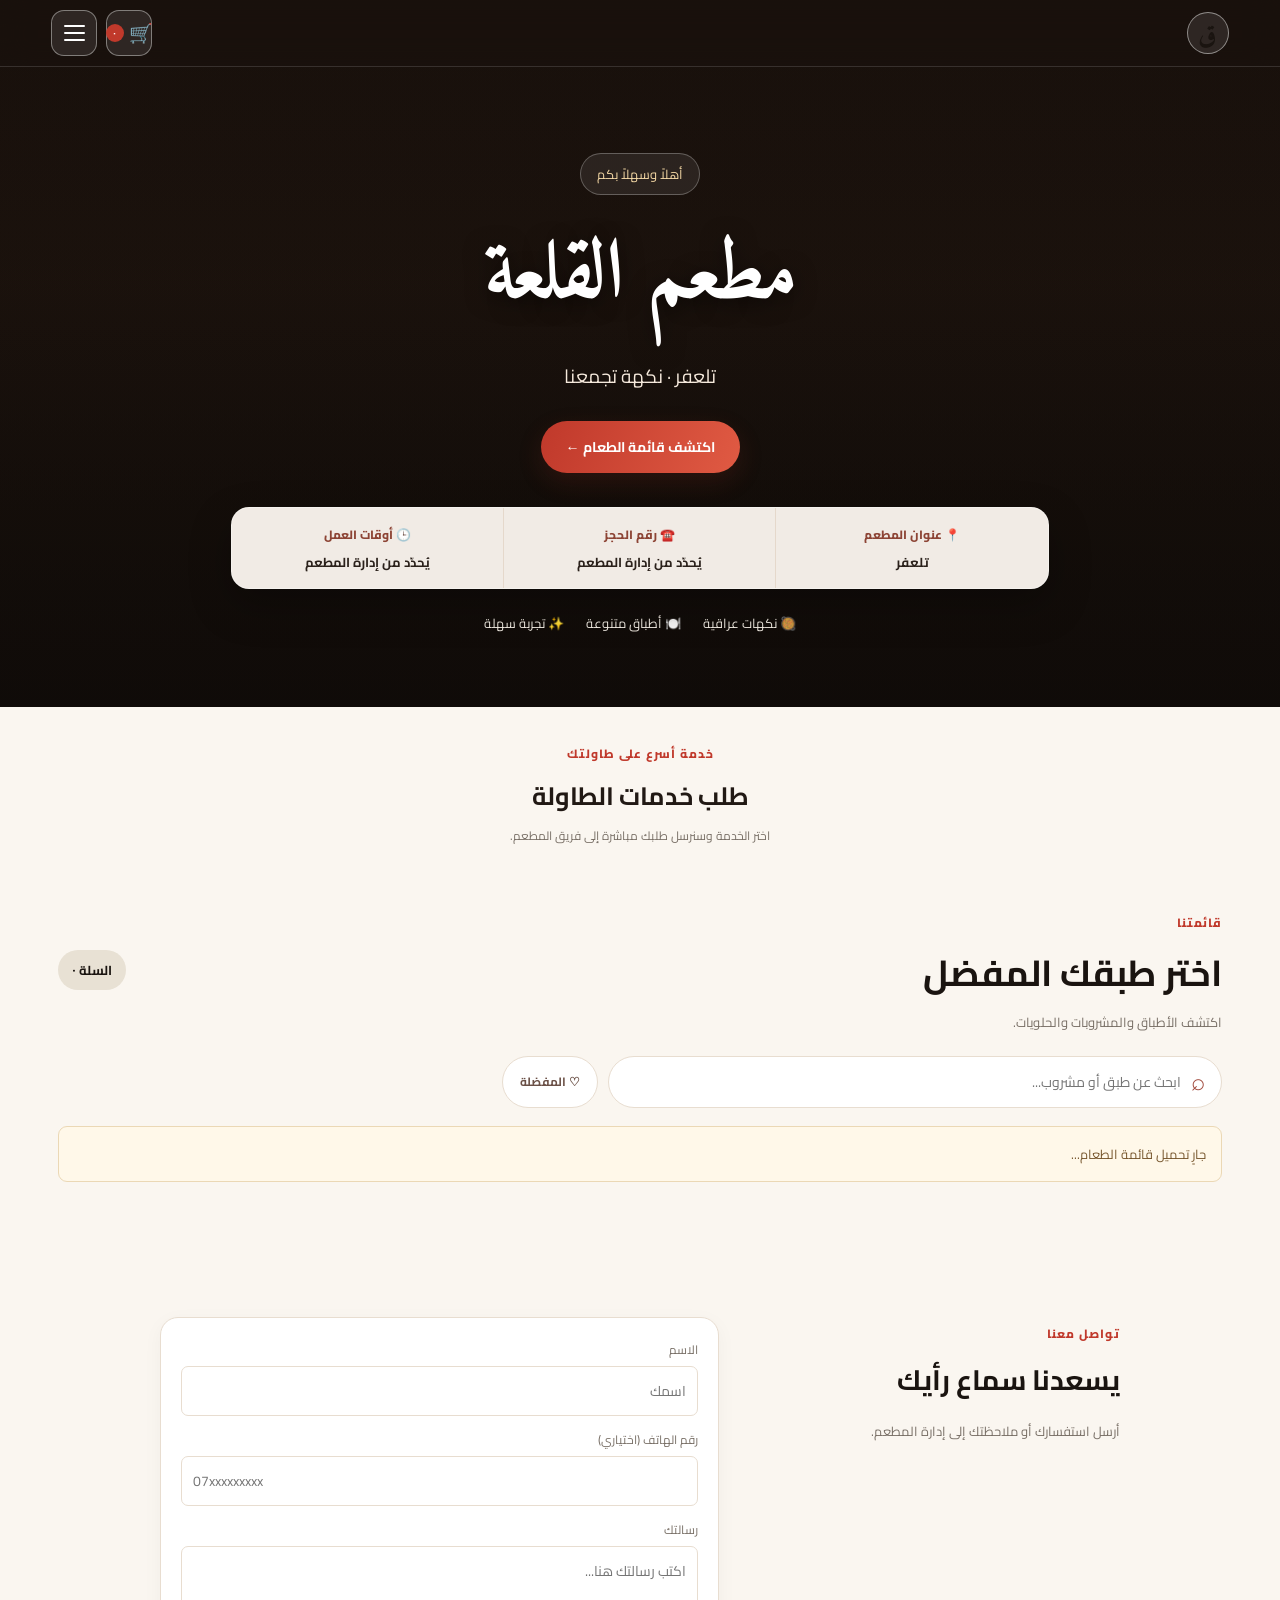
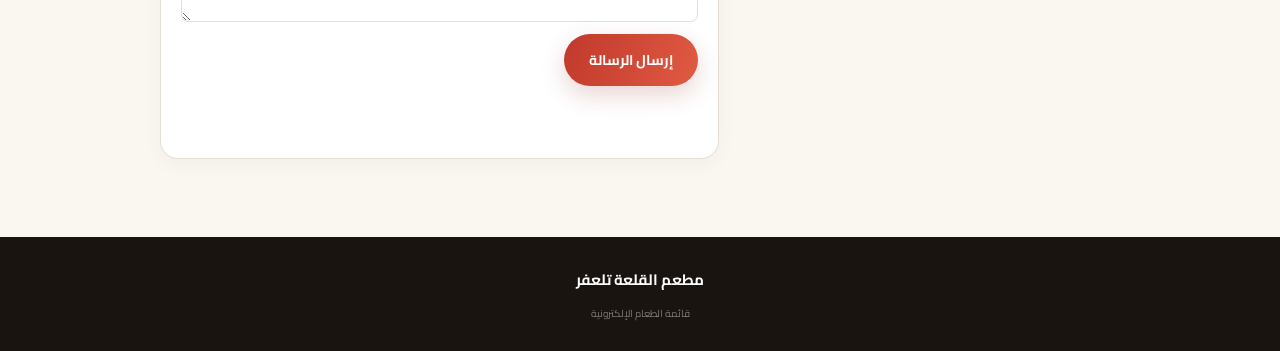
<file: restaurants/dar-alnakha/index.html>
<!doctype html>
<html lang="ar" dir="rtl">
<head>
  <meta charset="utf-8">
  <meta name="viewport" content="width=device-width,initial-scale=1">
  <meta name="theme-color" content="#26352b">
  <meta name="description" content="قائمة الطعام الإلكترونية لـ دار النكهة">
  <title>دار النكهة | قائمة الطعام</title>
  <link rel="preconnect" href="https://fonts.googleapis.com">
  <link rel="preconnect" href="https://fonts.gstatic.com" crossorigin>
  <link href="https://fonts.googleapis.com/css2?family=Cairo:wght@400;500;600;700;800&family=Amiri:wght@700&display=swap" rel="stylesheet">
  <link rel="stylesheet" href="../../styles.css">
</head>
<body data-restaurant-slug="dar-alnakha" data-root="../../">
    <nav class="topbar" aria-label="التنقل السريع">
      <span class="brand-mark" id="header-brand-mark">ق</span>
      <div class="header-actions">
        <button id="header-cart-open" class="header-cart-btn" type="button" aria-label="فتح السلة">
          <span aria-hidden="true">🛒</span><b id="header-cart-count">٠</b>
        </button>
        <details class="menu-dropdown">
          <summary class="menu-toggle" aria-label="فتح القائمة" title="القائمة">
            <span></span><span></span><span></span>
          </summary>
          <div class="menu-dropdown-panel">
            <a href="../../admin.html?r=dar-alnakha" aria-label="فتح لوحة تحكم المطعم">لوحة التحكم</a>
          </div>
        </details>
      </div>
    </nav>
  <header class="hero">
    <div class="hero-copy">
      <span class="hero-kicker" id="welcome-text">أهلاً وسهلاً بكم</span>
      <h1 id="restaurant-name">مطعم القلعة</h1>
      <p id="restaurant-description">تلعفر · نكهة تجمعنا</p>
      <a href="#menu" class="primary-btn"><span id="discover-button-text">اكتشف قائمة الطعام</span> <span aria-hidden="true">←</span></a>
      <div class="restaurant-info-strip" aria-label="معلومات المطعم">
        <div id="address-info"><span id="address-label">📍 عنوان المطعم</span><strong id="restaurant-address">تلعفر</strong></div>
        <div id="reservation-info"><span id="reservation-label">☎️ رقم الحجز</span><strong id="reservation-phone">يُحدّد من إدارة المطعم</strong></div>
        <div id="hours-info"><span id="hours-label">🕒 أوقات العمل</span><strong id="working-hours">يُحدّد من إدارة المطعم</strong></div>
      </div>
      <div class="hero-points" id="feature-tags"><span>🥘 نكهات عراقية</span><span>🍽️ أطباق متنوعة</span><span>✨ تجربة سهلة</span></div>
    </div>
  </header>
  <section class="table-services" aria-labelledby="services-title">
    <div class="services-heading"><span class="eyebrow dark" id="services-eyebrow">خدمة أسرع على طاولتك</span><h2 id="services-title">طلب خدمات الطاولة</h2><p id="services-description">اختر الخدمة وسنرسل طلبك مباشرة إلى فريق المطعم.</p></div>
    <div class="service-actions" id="service-actions"></div>
  </section>
  <main id="menu" class="page-wrap">
    <section class="intro-row">
      <div><span class="eyebrow dark" id="menu-eyebrow">قائمتنا</span><h2 id="menu-title">اختر طبقك المفضل</h2><p id="menu-subtitle">اكتشف الأطباق والمشروبات والحلويات.</p></div>
      <div class="cart-count" id="cart-count">السلة ٠</div>
    </section>
    <div class="menu-tools">
      <label class="search-box"><span aria-hidden="true">⌕</span><input id="menu-search" type="search" id="menu-search" placeholder="ابحث عن طبق أو مشروب..." autocomplete="off"></label>
      <button id="favorites-toggle" class="favorites-toggle" type="button" aria-pressed="false"><span id="favorites-button-text">♡ المفضلة</span></button>
    </div>
    <div id="notice" class="notice">جارٍ تحميل قائمة الطعام...</div>
    <div id="category-list" class="category-list" aria-label="أقسام الطعام"></div>
    <section id="product-grid" class="product-grid"></section>
    <section class="cart-panel" id="cart-panel" aria-live="polite">
      <div class="cart-panel-copy"><strong id="cart-summary">لم تضف أي صنف بعد.</strong><small id="cart-preview">سلتك فارغة</small></div>
      <button id="checkout-open" class="cart-checkout-btn" type="button">تفاصيل السلة</button>
    </section>
    <div id="cart-view" class="cart-view hidden">
    <section id="checkout-panel" class="checkout-panel">
      <div class="checkout-head"><div><span class="eyebrow dark">إتمام الطلب</span><h2>تفاصيل سلة المشتريات</h2></div><div class="checkout-head-actions"><button id="cart-clear" class="outline-btn" type="button">حذف كل الطلبات</button><button id="checkout-close" class="danger-btn" type="button">إغلاق</button></div></div>
      <div id="cart-items" class="cart-items"></div>
      <div class="checkout-total">المجموع: <strong id="checkout-total">٠ د.ع</strong></div>
      <form id="checkout-form">
        <div class="field-grid">
          <label class="field">نوع الطلب
            <select id="order-type" required>
              <option value="dine_in">تناول الطعام داخل المطعم</option>
              <option value="delivery">توصيل إلى العنوان (دليفري)</option>
              <option value="pickup">استلام من المطعم</option>
            </select>
          </label>
          <label class="field">اسم الزبون<input id="customer-name" maxlength="100" placeholder="الاسم"></label>
          <label class="field" id="table-field">رقم الطاولة
            <select id="table-id"><option value="">اختر الطاولة</option></select>
          </label>
          <label class="field" id="phone-field">رقم الهاتف<input id="customer-phone" type="tel" maxlength="30" placeholder="07xxxxxxxxx"></label>
          <label class="field hidden" id="address-field">عنوان التوصيل<input id="delivery-address" maxlength="300" placeholder="المنطقة وأقرب نقطة دالة"></label>
        </div>
        <label class="field checkout-notes">ملاحظات على الطلب<textarea id="order-notes" maxlength="500" placeholder="مثلاً: بدون بصل، أو ملاحظات أخرى"></textarea></label>
        <p id="checkout-message" class="status-msg" role="status"></p>
        <button id="checkout-submit" class="solid-btn checkout-submit" type="submit">إرسال الطلب إلى المطعم</button>
        <p id="ordering-disabled-note" class="small-note">استقبال الطلبات غير مفعّل حالياً. القائمة والأسعار تجريبية.</p>
      </form>
    </section>
    </div>
  </main>
    <section id="contact" class="contact-section">
      <div class="contact-copy"><span class="eyebrow dark" id="contact-eyebrow">تواصل معنا</span><h2 id="contact-title">يسعدنا سماع رأيك</h2><p id="contact-description">أرسل استفسارك أو ملاحظتك إلى إدارة المطعم.</p></div>
      <form id="contact-form" class="contact-form">
        <label class="field">الاسم<input id="contact-name" maxlength="100" required placeholder="اسمك"></label>
        <label class="field">رقم الهاتف (اختياري)<input id="contact-phone" maxlength="40" type="tel" placeholder="07xxxxxxxxx"></label>
        <label class="field">رسالتك<textarea id="contact-message" maxlength="2000" required placeholder="اكتب رسالتك هنا..."></textarea></label>
        <button class="solid-btn" id="contact-submit-text" type="submit">إرسال الرسالة</button>
        <p id="contact-status" class="status-msg" role="status"></p>
      </form>
    </section>
  <div id="service-view" class="service-view hidden" role="dialog" aria-modal="true" aria-labelledby="service-modal-title">
    <form id="service-form" class="service-modal-card">
      <div class="checkout-head"><div><span class="eyebrow dark">خدمات الطاولة</span><h2 id="service-modal-title">إرسال طلب خدمة</h2></div><button id="service-close" class="danger-btn" type="button">إغلاق</button></div>
      <p id="service-selected-label">اختر رقم الطاولة لإرسال طلبك.</p>
      <label class="field">رقم الطاولة<select id="service-table-id" required><option value="">اختر الطاولة</option></select></label>
      <p id="service-message" class="status-msg" role="status"></p>
      <button class="solid-btn checkout-submit" type="submit">إرسال طلب الخدمة</button>
    </form>
  </div>
  <footer><strong id="footer-brand">مطعم القلعة تلعفر</strong><span id="footer-phone"></span><a id="footer-map" class="footer-map hidden" target="_blank" rel="noopener">موقع المطعم على الخريطة</a><small id="footer-text">قائمة الطعام الإلكترونية</small></footer>
  <script type="module" src="../../app.js"></script>
</body>
</html>
</file>
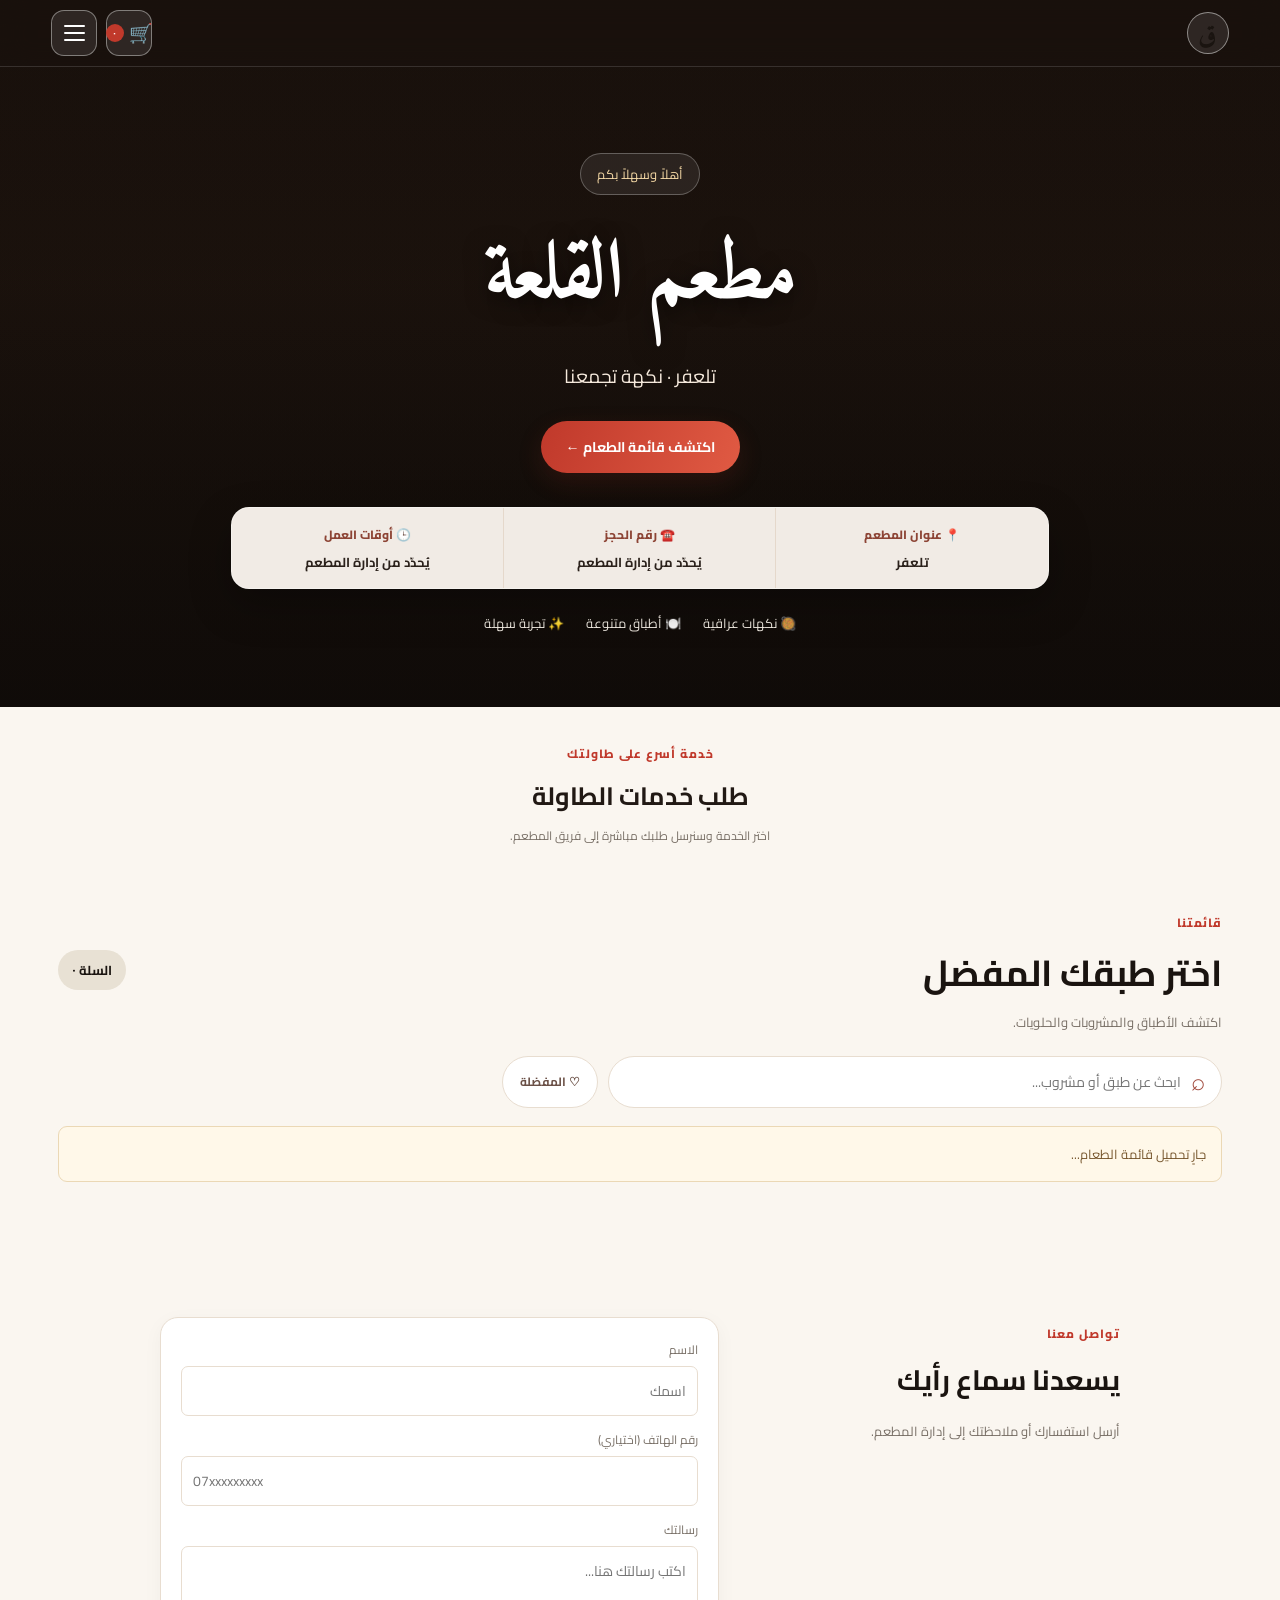
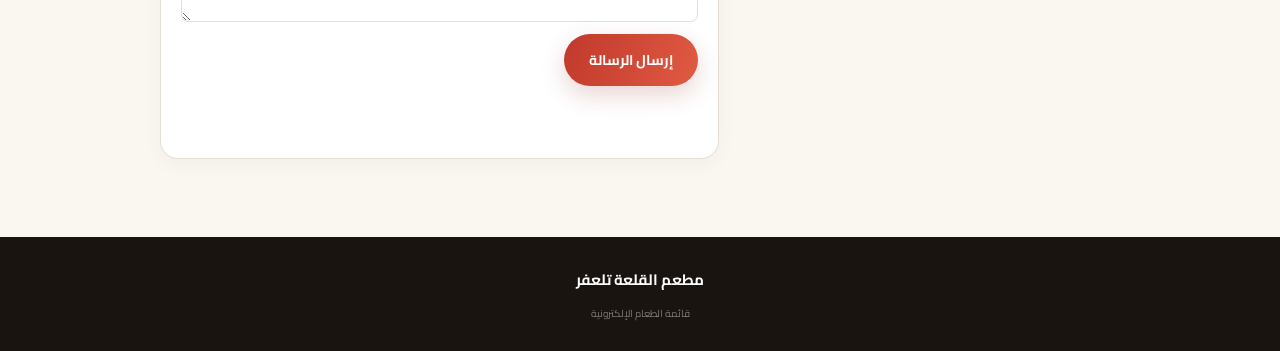
<file: restaurants/mandi-reef-yemeni/index.html>
<!doctype html>
<html lang="ar" dir="rtl">
<head>
  <meta charset="utf-8">
  <meta name="viewport" content="width=device-width,initial-scale=1">
  <meta name="theme-color" content="#26352b">
  <meta name="description" content="قائمة الطعام الإلكترونية لـ مطعم مندي ريف اليمني">
  <title>مطعم مندي ريف اليمني | قائمة الطعام</title>
  <link rel="preconnect" href="https://fonts.googleapis.com">
  <link rel="preconnect" href="https://fonts.gstatic.com" crossorigin>
  <link href="https://fonts.googleapis.com/css2?family=Cairo:wght@400;500;600;700;800&family=Amiri:wght@700&display=swap" rel="stylesheet">
  <link rel="stylesheet" href="../../styles.css">
</head>
<body data-restaurant-slug="mandi-reef-yemeni" data-root="../../">
    <nav class="topbar" aria-label="التنقل السريع">
      <span class="brand-mark" id="header-brand-mark">ق</span>
      <div class="header-actions">
        <button id="header-cart-open" class="header-cart-btn" type="button" aria-label="فتح السلة">
          <span aria-hidden="true">🛒</span><b id="header-cart-count">٠</b>
        </button>
        <details class="menu-dropdown">
          <summary class="menu-toggle" aria-label="فتح القائمة" title="القائمة">
            <span></span><span></span><span></span>
          </summary>
          <div class="menu-dropdown-panel">
            <a href="../../admin.html?r=mandi-reef-yemeni" aria-label="فتح لوحة تحكم المطعم">لوحة التحكم</a>
          </div>
        </details>
      </div>
    </nav>
  <header class="hero">
    <div class="hero-copy">
      <span class="hero-kicker" id="welcome-text">أهلاً وسهلاً بكم</span>
      <h1 id="restaurant-name">مطعم القلعة</h1>
      <p id="restaurant-description">تلعفر · نكهة تجمعنا</p>
      <a href="#menu" class="primary-btn"><span id="discover-button-text">اكتشف قائمة الطعام</span> <span aria-hidden="true">←</span></a>
      <div class="restaurant-info-strip" aria-label="معلومات المطعم">
        <div id="address-info"><span id="address-label">📍 عنوان المطعم</span><strong id="restaurant-address">تلعفر</strong></div>
        <div id="reservation-info"><span id="reservation-label">☎️ رقم الحجز</span><strong id="reservation-phone">يُحدّد من إدارة المطعم</strong></div>
        <div id="hours-info"><span id="hours-label">🕒 أوقات العمل</span><strong id="working-hours">يُحدّد من إدارة المطعم</strong></div>
      </div>
      <div class="hero-points" id="feature-tags"><span>🥘 نكهات عراقية</span><span>🍽️ أطباق متنوعة</span><span>✨ تجربة سهلة</span></div>
    </div>
  </header>
  <section class="table-services" aria-labelledby="services-title">
    <div class="services-heading"><span class="eyebrow dark" id="services-eyebrow">خدمة أسرع على طاولتك</span><h2 id="services-title">طلب خدمات الطاولة</h2><p id="services-description">اختر الخدمة وسنرسل طلبك مباشرة إلى فريق المطعم.</p></div>
    <div class="service-actions" id="service-actions"></div>
  </section>
  <main id="menu" class="page-wrap">
    <section class="intro-row">
      <div><span class="eyebrow dark" id="menu-eyebrow">قائمتنا</span><h2 id="menu-title">اختر طبقك المفضل</h2><p id="menu-subtitle">اكتشف الأطباق والمشروبات والحلويات.</p></div>
      <div class="cart-count" id="cart-count">السلة ٠</div>
    </section>
    <div class="menu-tools">
      <label class="search-box"><span aria-hidden="true">⌕</span><input id="menu-search" type="search" id="menu-search" placeholder="ابحث عن طبق أو مشروب..." autocomplete="off"></label>
      <button id="favorites-toggle" class="favorites-toggle" type="button" aria-pressed="false"><span id="favorites-button-text">♡ المفضلة</span></button>
    </div>
    <div id="notice" class="notice">جارٍ تحميل قائمة الطعام...</div>
    <div id="category-list" class="category-list" aria-label="أقسام الطعام"></div>
    <section id="product-grid" class="product-grid"></section>
    <section class="cart-panel" id="cart-panel" aria-live="polite">
      <div class="cart-panel-copy"><strong id="cart-summary">لم تضف أي صنف بعد.</strong><small id="cart-preview">سلتك فارغة</small></div>
      <button id="checkout-open" class="cart-checkout-btn" type="button">تفاصيل السلة</button>
    </section>
    <div id="cart-view" class="cart-view hidden">
    <section id="checkout-panel" class="checkout-panel">
      <div class="checkout-head"><div><span class="eyebrow dark">إتمام الطلب</span><h2>تفاصيل سلة المشتريات</h2></div><div class="checkout-head-actions"><button id="cart-clear" class="outline-btn" type="button">حذف كل الطلبات</button><button id="checkout-close" class="danger-btn" type="button">إغلاق</button></div></div>
      <div id="cart-items" class="cart-items"></div>
      <div class="checkout-total">المجموع: <strong id="checkout-total">٠ د.ع</strong></div>
      <form id="checkout-form">
        <div class="field-grid">
          <label class="field">نوع الطلب
            <select id="order-type" required>
              <option value="dine_in">تناول الطعام داخل المطعم</option>
              <option value="delivery">توصيل إلى العنوان (دليفري)</option>
              <option value="pickup">استلام من المطعم</option>
            </select>
          </label>
          <label class="field">اسم الزبون<input id="customer-name" maxlength="100" placeholder="الاسم"></label>
          <label class="field" id="table-field">رقم الطاولة
            <select id="table-id"><option value="">اختر الطاولة</option></select>
          </label>
          <label class="field" id="phone-field">رقم الهاتف<input id="customer-phone" type="tel" maxlength="30" placeholder="07xxxxxxxxx"></label>
          <label class="field hidden" id="address-field">عنوان التوصيل<input id="delivery-address" maxlength="300" placeholder="المنطقة وأقرب نقطة دالة"></label>
        </div>
        <label class="field checkout-notes">ملاحظات على الطلب<textarea id="order-notes" maxlength="500" placeholder="مثلاً: بدون بصل، أو ملاحظات أخرى"></textarea></label>
        <p id="checkout-message" class="status-msg" role="status"></p>
        <button id="checkout-submit" class="solid-btn checkout-submit" type="submit">إرسال الطلب إلى المطعم</button>
        <p id="ordering-disabled-note" class="small-note">استقبال الطلبات غير مفعّل حالياً. القائمة والأسعار تجريبية.</p>
      </form>
    </section>
    </div>
  </main>
    <section id="contact" class="contact-section">
      <div class="contact-copy"><span class="eyebrow dark" id="contact-eyebrow">تواصل معنا</span><h2 id="contact-title">يسعدنا سماع رأيك</h2><p id="contact-description">أرسل استفسارك أو ملاحظتك إلى إدارة المطعم.</p></div>
      <form id="contact-form" class="contact-form">
        <label class="field">الاسم<input id="contact-name" maxlength="100" required placeholder="اسمك"></label>
        <label class="field">رقم الهاتف (اختياري)<input id="contact-phone" maxlength="40" type="tel" placeholder="07xxxxxxxxx"></label>
        <label class="field">رسالتك<textarea id="contact-message" maxlength="2000" required placeholder="اكتب رسالتك هنا..."></textarea></label>
        <button class="solid-btn" id="contact-submit-text" type="submit">إرسال الرسالة</button>
        <p id="contact-status" class="status-msg" role="status"></p>
      </form>
    </section>
  <div id="service-view" class="service-view hidden" role="dialog" aria-modal="true" aria-labelledby="service-modal-title">
    <form id="service-form" class="service-modal-card">
      <div class="checkout-head"><div><span class="eyebrow dark">خدمات الطاولة</span><h2 id="service-modal-title">إرسال طلب خدمة</h2></div><button id="service-close" class="danger-btn" type="button">إغلاق</button></div>
      <p id="service-selected-label">اختر رقم الطاولة لإرسال طلبك.</p>
      <label class="field">رقم الطاولة<select id="service-table-id" required><option value="">اختر الطاولة</option></select></label>
      <p id="service-message" class="status-msg" role="status"></p>
      <button class="solid-btn checkout-submit" type="submit">إرسال طلب الخدمة</button>
    </form>
  </div>
  <footer><strong id="footer-brand">مطعم القلعة تلعفر</strong><span id="footer-phone"></span><a id="footer-map" class="footer-map hidden" target="_blank" rel="noopener">موقع المطعم على الخريطة</a><small id="footer-text">قائمة الطعام الإلكترونية</small></footer>
  <script type="module" src="../../app.js"></script>
</body>
</html>
</file>
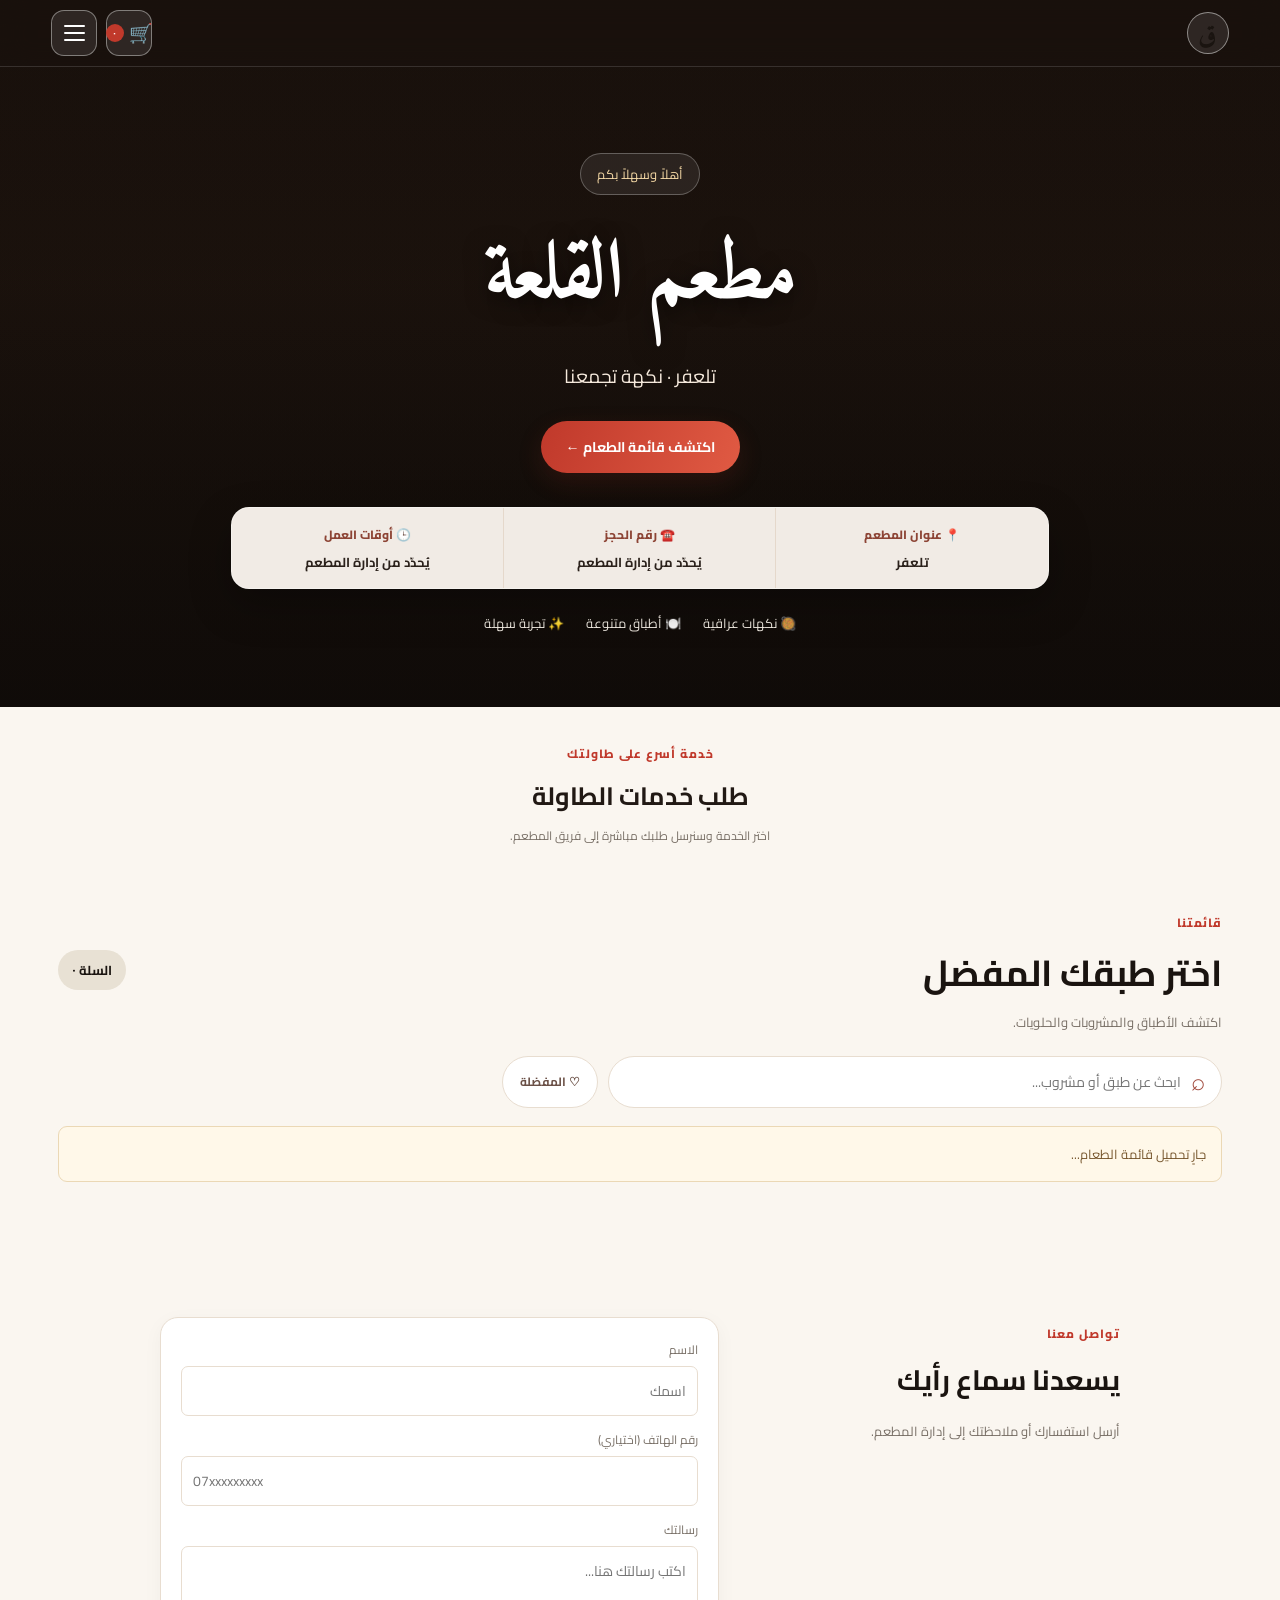
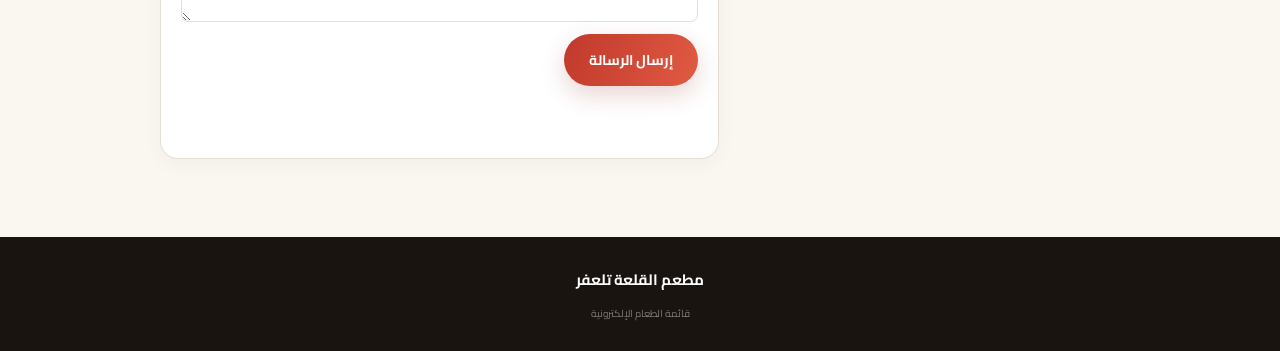
<file: restaurants/papatya-cafe/index.html>
<!doctype html>
<html lang="ar" dir="rtl">
<head>
  <meta charset="utf-8">
  <meta name="viewport" content="width=device-width,initial-scale=1">
  <meta name="theme-color" content="#26352b">
  <meta name="description" content="قائمة الطعام الإلكترونية لـ Papatya Cafe">
  <title>Papatya Cafe | قائمة الطعام</title>
  <link rel="preconnect" href="https://fonts.googleapis.com">
  <link rel="preconnect" href="https://fonts.gstatic.com" crossorigin>
  <link href="https://fonts.googleapis.com/css2?family=Cairo:wght@400;500;600;700;800&family=Amiri:wght@700&display=swap" rel="stylesheet">
  <link rel="stylesheet" href="../../styles.css">
</head>
<body data-restaurant-slug="papatya-cafe" data-root="../../">
    <nav class="topbar" aria-label="التنقل السريع">
      <span class="brand-mark" id="header-brand-mark">ق</span>
      <div class="header-actions">
        <button id="header-cart-open" class="header-cart-btn" type="button" aria-label="فتح السلة">
          <span aria-hidden="true">🛒</span><b id="header-cart-count">٠</b>
        </button>
        <details class="menu-dropdown">
          <summary class="menu-toggle" aria-label="فتح القائمة" title="القائمة">
            <span></span><span></span><span></span>
          </summary>
          <div class="menu-dropdown-panel">
            <a href="../../admin.html?r=papatya-cafe" aria-label="فتح لوحة تحكم المطعم">لوحة التحكم</a>
          </div>
        </details>
      </div>
    </nav>
  <header class="hero">
    <div class="hero-copy">
      <span class="hero-kicker" id="welcome-text">أهلاً وسهلاً بكم</span>
      <h1 id="restaurant-name">مطعم القلعة</h1>
      <p id="restaurant-description">تلعفر · نكهة تجمعنا</p>
      <a href="#menu" class="primary-btn"><span id="discover-button-text">اكتشف قائمة الطعام</span> <span aria-hidden="true">←</span></a>
      <div class="restaurant-info-strip" aria-label="معلومات المطعم">
        <div id="address-info"><span id="address-label">📍 عنوان المطعم</span><strong id="restaurant-address">تلعفر</strong></div>
        <div id="reservation-info"><span id="reservation-label">☎️ رقم الحجز</span><strong id="reservation-phone">يُحدّد من إدارة المطعم</strong></div>
        <div id="hours-info"><span id="hours-label">🕒 أوقات العمل</span><strong id="working-hours">يُحدّد من إدارة المطعم</strong></div>
      </div>
      <div class="hero-points" id="feature-tags"><span>🥘 نكهات عراقية</span><span>🍽️ أطباق متنوعة</span><span>✨ تجربة سهلة</span></div>
    </div>
  </header>
  <section class="table-services" aria-labelledby="services-title">
    <div class="services-heading"><span class="eyebrow dark" id="services-eyebrow">خدمة أسرع على طاولتك</span><h2 id="services-title">طلب خدمات الطاولة</h2><p id="services-description">اختر الخدمة وسنرسل طلبك مباشرة إلى فريق المطعم.</p></div>
    <div class="service-actions" id="service-actions"></div>
  </section>
  <main id="menu" class="page-wrap">
    <section class="intro-row">
      <div><span class="eyebrow dark" id="menu-eyebrow">قائمتنا</span><h2 id="menu-title">اختر طبقك المفضل</h2><p id="menu-subtitle">اكتشف الأطباق والمشروبات والحلويات.</p></div>
      <div class="cart-count" id="cart-count">السلة ٠</div>
    </section>
    <div class="menu-tools">
      <label class="search-box"><span aria-hidden="true">⌕</span><input id="menu-search" type="search" id="menu-search" placeholder="ابحث عن طبق أو مشروب..." autocomplete="off"></label>
      <button id="favorites-toggle" class="favorites-toggle" type="button" aria-pressed="false"><span id="favorites-button-text">♡ المفضلة</span></button>
    </div>
    <div id="notice" class="notice">جارٍ تحميل قائمة الطعام...</div>
    <div id="category-list" class="category-list" aria-label="أقسام الطعام"></div>
    <section id="product-grid" class="product-grid"></section>
    <section class="cart-panel" id="cart-panel" aria-live="polite">
      <div class="cart-panel-copy"><strong id="cart-summary">لم تضف أي صنف بعد.</strong><small id="cart-preview">سلتك فارغة</small></div>
      <button id="checkout-open" class="cart-checkout-btn" type="button">تفاصيل السلة</button>
    </section>
    <div id="cart-view" class="cart-view hidden">
    <section id="checkout-panel" class="checkout-panel">
      <div class="checkout-head"><div><span class="eyebrow dark">إتمام الطلب</span><h2>تفاصيل سلة المشتريات</h2></div><div class="checkout-head-actions"><button id="cart-clear" class="outline-btn" type="button">حذف كل الطلبات</button><button id="checkout-close" class="danger-btn" type="button">إغلاق</button></div></div>
      <div id="cart-items" class="cart-items"></div>
      <div class="checkout-total">المجموع: <strong id="checkout-total">٠ د.ع</strong></div>
      <form id="checkout-form">
        <div class="field-grid">
          <label class="field">نوع الطلب
            <select id="order-type" required>
              <option value="dine_in">تناول الطعام داخل المطعم</option>
              <option value="delivery">توصيل إلى العنوان (دليفري)</option>
              <option value="pickup">استلام من المطعم</option>
            </select>
          </label>
          <label class="field">اسم الزبون<input id="customer-name" maxlength="100" placeholder="الاسم"></label>
          <label class="field" id="table-field">رقم الطاولة
            <select id="table-id"><option value="">اختر الطاولة</option></select>
          </label>
          <label class="field" id="phone-field">رقم الهاتف<input id="customer-phone" type="tel" maxlength="30" placeholder="07xxxxxxxxx"></label>
          <label class="field hidden" id="address-field">عنوان التوصيل<input id="delivery-address" maxlength="300" placeholder="المنطقة وأقرب نقطة دالة"></label>
        </div>
        <label class="field checkout-notes">ملاحظات على الطلب<textarea id="order-notes" maxlength="500" placeholder="مثلاً: بدون بصل، أو ملاحظات أخرى"></textarea></label>
        <p id="checkout-message" class="status-msg" role="status"></p>
        <button id="checkout-submit" class="solid-btn checkout-submit" type="submit">إرسال الطلب إلى المطعم</button>
        <p id="ordering-disabled-note" class="small-note">استقبال الطلبات غير مفعّل حالياً. القائمة والأسعار تجريبية.</p>
      </form>
    </section>
    </div>
  </main>
    <section id="contact" class="contact-section">
      <div class="contact-copy"><span class="eyebrow dark" id="contact-eyebrow">تواصل معنا</span><h2 id="contact-title">يسعدنا سماع رأيك</h2><p id="contact-description">أرسل استفسارك أو ملاحظتك إلى إدارة المطعم.</p></div>
      <form id="contact-form" class="contact-form">
        <label class="field">الاسم<input id="contact-name" maxlength="100" required placeholder="اسمك"></label>
        <label class="field">رقم الهاتف (اختياري)<input id="contact-phone" maxlength="40" type="tel" placeholder="07xxxxxxxxx"></label>
        <label class="field">رسالتك<textarea id="contact-message" maxlength="2000" required placeholder="اكتب رسالتك هنا..."></textarea></label>
        <button class="solid-btn" id="contact-submit-text" type="submit">إرسال الرسالة</button>
        <p id="contact-status" class="status-msg" role="status"></p>
      </form>
    </section>
  <div id="service-view" class="service-view hidden" role="dialog" aria-modal="true" aria-labelledby="service-modal-title">
    <form id="service-form" class="service-modal-card">
      <div class="checkout-head"><div><span class="eyebrow dark">خدمات الطاولة</span><h2 id="service-modal-title">إرسال طلب خدمة</h2></div><button id="service-close" class="danger-btn" type="button">إغلاق</button></div>
      <p id="service-selected-label">اختر رقم الطاولة لإرسال طلبك.</p>
      <label class="field">رقم الطاولة<select id="service-table-id" required><option value="">اختر الطاولة</option></select></label>
      <p id="service-message" class="status-msg" role="status"></p>
      <button class="solid-btn checkout-submit" type="submit">إرسال طلب الخدمة</button>
    </form>
  </div>
  <footer><strong id="footer-brand">مطعم القلعة تلعفر</strong><span id="footer-phone"></span><a id="footer-map" class="footer-map hidden" target="_blank" rel="noopener">موقع المطعم على الخريطة</a><small id="footer-text">قائمة الطعام الإلكترونية</small></footer>
  <script type="module" src="../../app.js"></script>
</body>
</html>
</file>
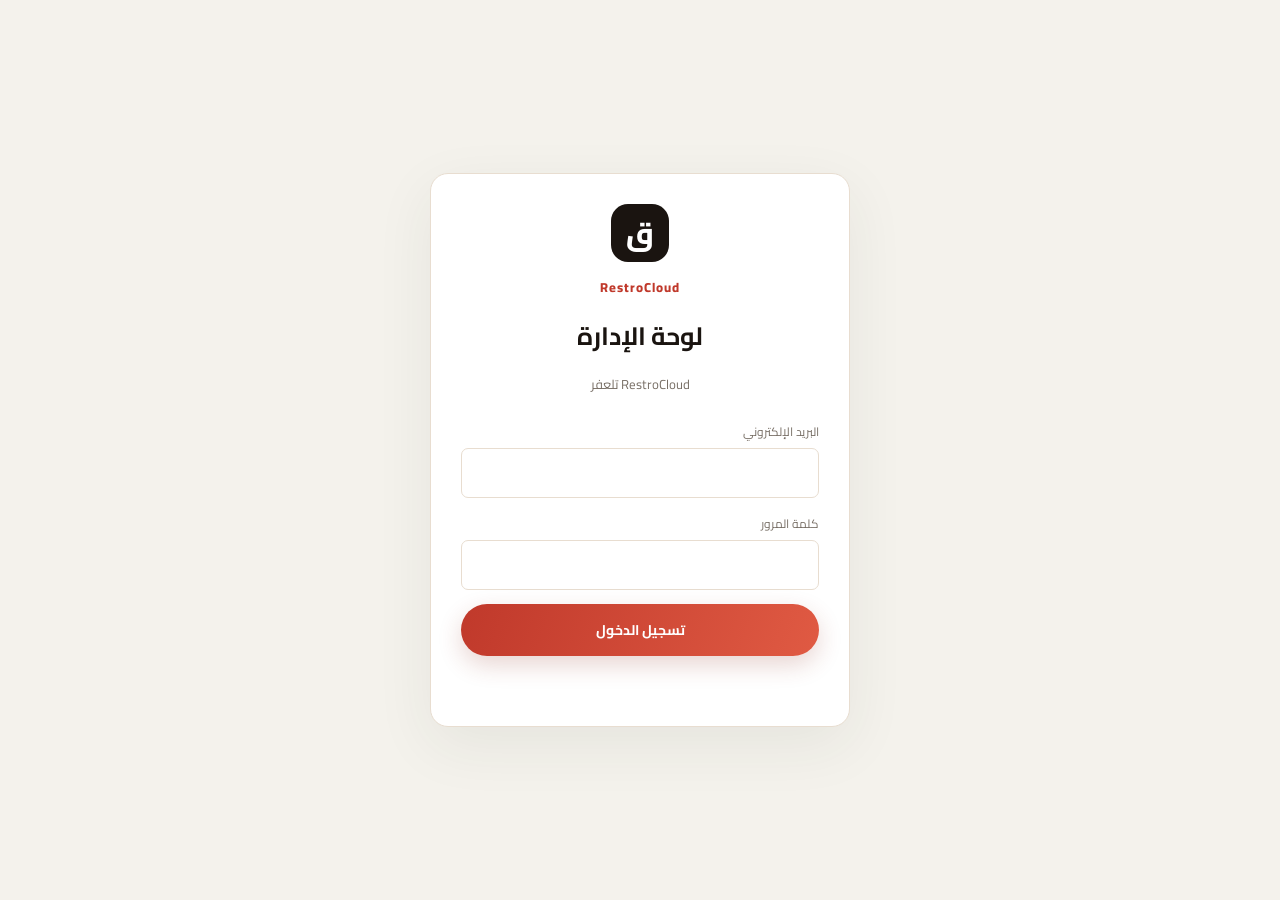
<file: admin.html>
<!doctype html>
<html lang="ar" dir="rtl">
<head>
<meta charset="utf-8"><meta name="viewport" content="width=device-width,initial-scale=1"><meta name="theme-color" content="#26352b">
<title>لوحة إدارة RestroCloud</title>
<link rel="preconnect" href="https://fonts.googleapis.com"><link rel="preconnect" href="https://fonts.gstatic.com" crossorigin>
<link href="https://fonts.googleapis.com/css2?family=Cairo:wght@400;500;600;700;800&display=swap" rel="stylesheet"><link rel="stylesheet" href="styles.css">
</head>
<body class="admin-page">
<section id="login-panel" class="login-screen">
 <div class="login-card">
  <div class="admin-brand-mark">ق</div><p class="eyebrow dark">RestroCloud</p><h1>لوحة الإدارة</h1><p>RestroCloud تلعفر</p>
  <form id="login-form">
   <label class="field">البريد الإلكتروني<input id="email" type="email" autocomplete="username" required></label>
   <label class="field">كلمة المرور<input id="password" type="password" autocomplete="current-password" required></label>
   <button class="solid-btn full-btn" type="submit">تسجيل الدخول</button>
  </form>
  <p id="login-msg" class="status-msg" role="status"></p>
 </div>
</section>
<div id="dashboard" class="admin-layout hidden">
 <aside class="admin-sidebar">
  <div class="sidebar-brand"><span class="sidebar-logo">ق</span><div><strong>RestroCloud</strong><small>لوحة الإدارة</small></div></div>
  <div class="sidebar-restaurant">RestroCloud تلعفر</div>
  <nav class="sidebar-nav" aria-label="القائمة الرئيسية">
   <button class="nav-item active" data-page="home"><span>⌂</span> الرئيسية</button>
   <button class="nav-item" data-page="products"><span>☷</span> إدارة القائمة</button>
   <button class="nav-item" data-page="orders"><span>▣</span> الطلبات <b id="orders-badge" class="nav-badge">٠</b></button>
   <button class="nav-item" data-page="table-services"><span>♧</span> خدمات الطاولة <b id="services-badge" class="nav-badge">٠</b></button>
   <button class="nav-item" data-page="reports"><span>▤</span> التقارير</button>
   <button class="nav-item" data-page="messages"><span>✉</span> الرسائل <b id="messages-badge" class="nav-badge">٠</b></button>
   <button class="nav-item" data-page="settings"><span>⚙</span> إعدادات الموقع</button>
   <button class="nav-item" data-page="password"><span>⌑</span> تغيير كلمة المرور</button>
  </nav>
  <button id="logout" class="sidebar-logout">تسجيل الخروج</button>
 </aside>
 <main class="admin-main">
  <header class="admin-topbar"><div><span class="eyebrow dark">نظام إدارة المطعم</span><h1 id="page-title">الرئيسية</h1></div><a href="index.html" target="_blank" rel="noopener" class="view-site-link">عرض المنيو ↗</a></header>
  <section id="page-home" class="admin-page-section">
   <div class="stats-grid">
    <article class="stat-card"><span>إجمالي المنتجات</span><strong id="stat-products">٠</strong></article>
    <article class="stat-card"><span>إجمالي الطلبات</span><strong id="stat-orders">٠</strong></article>
    <article class="stat-card"><span>طلبات قيد الانتظار</span><strong id="stat-pending">٠</strong></article>
    <article class="stat-card"><span>مبيعات الطلبات المكتملة</span><strong id="stat-sales">٠ د.ع</strong></article>
   </div>
   <div class="panel"><div class="section-heading"><div><h2>أحدث الطلبات</h2><p>آخر الطلبات التي وصلت إلى المطعم</p></div><button class="outline-btn" data-go="orders">عرض كل الطلبات</button></div><div id="recent-orders" class="recent-orders"><p class="small-note">جارٍ تحميل الطلبات...</p></div></div>
  </section>
  <section id="page-products" class="admin-page-section hidden">
   <div class="panel">
    <div class="section-heading"><div><h2 id="product-form-title">إضافة منتج جديد</h2><p>أدخل بيانات الصنف وصورته وسعره</p></div><button id="cancel-edit" class="outline-btn hidden" type="button">إلغاء التعديل</button></div>
    <form id="product-form">
     <input id="product-id" type="hidden">
     <div class="field-grid">
      <label class="field">اسم الصنف<input id="product-name" maxlength="140" required></label>
      <label class="field">القسم<select id="product-category" required></select></label>
      <label class="field">السعر بالدينار العراقي<input id="product-price" type="number" min="0" step="250" required></label>
      <label class="field">رابط الصورة (اختياري)<input id="product-image" type="url" placeholder="https://..."></label>
     </div>
     <label class="field field-spaced">أو ارفع صورة من معرض الهاتف<input id="product-image-file" type="file" accept="image/jpeg,image/png,image/webp,image/avif"></label>
     <img id="image-preview" class="image-preview hidden" alt="معاينة صورة المنتج">
     <label class="field field-spaced">وصف المنتج<textarea id="product-description" maxlength="1000" placeholder="المكونات وطريقة التقديم..."></textarea></label>
     <label class="spicy-option"><input id="product-spicy" type="checkbox"> 🌶️ حار — إظهار تنبيه للزبون</label>
     <label class="spicy-option image-remove-option"><input id="remove-image" type="checkbox"> إزالة الصورة الحالية عند الحفظ</label>
     <div class="form-actions"><button id="save-product" class="solid-btn" type="submit">إضافة المنتج</button><button id="reset-product" class="outline-btn" type="button">تفريغ الحقول</button></div>
    </form>
    <p class="small-note">الصورة: JPG أو PNG أو WebP أو AVIF، بحد أقصى 5 ميغابايت.</p><p id="product-msg" class="status-msg" role="status"></p>
   </div>
   <div class="panel"><div class="section-heading"><div><h2>إدارة المنتجات</h2><p>تعديل المنتج أو إخفاؤه أو حذفه</p></div><span id="product-count" class="count-pill">٠ منتج</span></div><div class="table-wrap"><table><thead><tr><th>الصورة</th><th>المنتج</th><th>القسم</th><th>السعر</th><th>الحالة</th><th>الإجراءات</th></tr></thead><tbody id="product-rows"></tbody></table></div></div>
   <div class="panel category-manager-panel"><div class="section-heading"><div><h2>إدارة الأقسام</h2><p>أضف قسماً جديداً أو أوقف ظهوره مؤقتاً.</p></div></div><form id="category-form" class="category-form"><input id="category-name" maxlength="100" placeholder="اسم القسم الجديد" required><button class="solid-btn" type="submit">إضافة قسم</button></form><div id="category-rows" class="category-rows"></div><p id="category-msg" class="status-msg" role="status"></p></div>
  </section>
  <section id="page-orders" class="admin-page-section hidden">
   <div class="panel"><div class="section-heading"><div><h2>الطلبات الواردة</h2><p>متابعة حالة كل طلب وتفاصيله</p></div><button id="refresh-orders" class="outline-btn">تحديث</button></div><div id="orders-list" class="orders-list"><p class="small-note">جارٍ تحميل الطلبات...</p></div></div>
  </section>
  <section id="page-reports" class="admin-page-section hidden">
   <div class="stats-grid">
    <article class="stat-card"><span>عدد المنتجات</span><strong id="report-products">٠</strong></article>
    <article class="stat-card"><span>كل الطلبات</span><strong id="report-orders">٠</strong></article>
    <article class="stat-card"><span>الطلبات المكتملة</span><strong id="report-completed">٠</strong></article>
    <article class="stat-card"><span>إجمالي المبيعات المكتملة</span><strong id="report-sales">٠ د.ع</strong></article>
   </div>
   <div class="panel"><h2>ملخص النشاط</h2><p id="report-summary" class="small-note">ستظهر الإحصاءات بعد وصول الطلبات.</p></div>
  </section>
  <section id="page-messages" class="admin-page-section hidden">
   <div class="panel"><div class="section-heading"><div><h2>رسائل الزبائن</h2><p>استفسارات وملاحظات مرسلة من نموذج التواصل في الموقع.</p></div><button id="refresh-messages" class="outline-btn" type="button">تحديث</button></div><div id="messages-list" class="messages-list"><p class="small-note">جارٍ تحميل الرسائل...</p></div></div>
  </section>
  <section id="page-settings" class="admin-page-section hidden">
   <div class="panel"><h2>إعدادات الموقع</h2><p class="small-note">بيانات المطعم التي تظهر للزبائن.</p>
    <form id="settings-form">
     <div class="field-grid">
      <label class="field">اسم المطعم<input id="setting-display-name" maxlength="140"></label>
      <label class="field">عنوان الغلاف الرئيسي<input id="setting-hero-title" maxlength="140"></label>
     </div>
     <label class="field field-spaced">عبارة الترحيب<input id="setting-welcome" maxlength="200"></label>
     <label class="field field-spaced">وصف المطعم<textarea id="setting-description" maxlength="1000"></textarea></label>
     <label class="field field-spaced">رابط صورة الغلاف (اختياري)<input id="setting-cover" type="url" placeholder="https://..."></label>
     <div class="field-grid">
      <label class="field">عنوان المطعم<input id="setting-address" maxlength="250"></label>
      <label class="field">رقم الحجز<input id="setting-reservation" type="tel" maxlength="40"></label>
      <label class="field">وقت الافتتاح<input id="setting-opening" type="time"></label>
      <label class="field">وقت الإغلاق<input id="setting-closing" type="time"></label>
      <label class="field">رابط الموقع على الخريطة<input id="setting-map" type="url" placeholder="https://maps.google.com/..."></label>
     </div>
     <div class="field-grid">
      <label class="field">عنوان قسم القائمة<input id="setting-menu-title" maxlength="140"></label>
      <label class="field">وصف قسم القائمة<input id="setting-menu-subtitle" maxlength="250"></label>
      <label class="field">عنوان خدمات الطاولة<input id="setting-services-title" maxlength="140"></label>
      <label class="field">وصف خدمات الطاولة<input id="setting-services-description" maxlength="250"></label>
      <label class="field">عنوان قسم التواصل<input id="setting-contact-title" maxlength="140"></label>
      <label class="field">وصف قسم التواصل<input id="setting-contact-description" maxlength="250"></label>
      <label class="field">نص أسفل الموقع<input id="setting-footer-text" maxlength="300"></label>
      <label class="field">العبارات التعريفية (افصل بينها بعلامة |)<input id="setting-feature-tags" maxlength="300"></label>
      <label class="field">نص زر اكتشف القائمة<input id="setting-discover-button" maxlength="80"></label>
      <label class="field">عنوان تمهيدي للقائمة<input id="setting-menu-eyebrow" maxlength="80"></label>
      <label class="field">عنوان تمهيدي للخدمات<input id="setting-services-eyebrow" maxlength="80"></label>
      <label class="field">عنوان تمهيدي للتواصل<input id="setting-contact-eyebrow" maxlength="80"></label>
      <label class="field">نص زر إرسال التواصل<input id="setting-contact-submit" maxlength="80"></label>
      <label class="field">تسمية العنوان<input id="setting-address-label" maxlength="80"></label>
      <label class="field">تسمية رقم الحجز<input id="setting-reservation-label" maxlength="80"></label>
      <label class="field">تسمية أوقات العمل<input id="setting-hours-label" maxlength="80"></label>
      <label class="field">نص زر المفضلة<input id="setting-favorites-text" maxlength="80"></label>
      <label class="field">عبارة البحث<input id="setting-search-placeholder" maxlength="120"></label>
     </div>
     <div class="field-grid">
      <label class="spicy-option"><input id="setting-show-services" type="checkbox"> إظهار خدمات الطاولة</label>
      <label class="spicy-option"><input id="setting-show-contact" type="checkbox"> إظهار قسم التواصل</label>
      <label class="spicy-option"><input id="setting-show-address" type="checkbox"> إظهار العنوان</label>
      <label class="spicy-option"><input id="setting-show-reservation" type="checkbox"> إظهار رقم الحجز</label>
      <label class="spicy-option"><input id="setting-show-hours" type="checkbox"> إظهار أوقات العمل</label>
     </div>
     <div class="field-grid">
      <label class="field">رقم الهاتف<input id="setting-phone" type="tel" maxlength="40"></label>
      <label class="field">رقم واتساب<input id="setting-whatsapp" type="tel" maxlength="40"></label>
     </div>
     <div class="ordering-setting"><div><strong>استقبال الطلبات الإلكترونية</strong><p>عند التفعيل يستطيع الزبائن إرسال طلباتهم إلى لوحة الإدارة.</p></div><label class="switch"><input id="setting-ordering" type="checkbox"><span></span></label></div>
     <p class="warning-note">ملاحظة: راجع تفاصيل كل طلب ورقم التواصل قبل تأكيده للزبون.</p>
     <button class="solid-btn" type="submit">حفظ الإعدادات</button><p id="settings-msg" class="status-msg" role="status"></p>
    </form>
   </div>
   <div class="panel"><div class="section-heading"><div><h2>إدارة الطاولات</h2><p>أضف أرقام الطاولات أو عدّلها أو أوقف استخدامها.</p></div></div>
    <form id="table-admin-form"><input id="table-admin-id" type="hidden"><div class="field-grid">
     <label class="field">رقم الطاولة<input id="table-admin-number" type="number" min="1" max="9999" required></label>
     <label class="field">اسم أو وصف الطاولة<input id="table-admin-label" maxlength="80" placeholder="مثلاً: الصالة الخارجية"></label>
     <label class="spicy-option"><input id="table-admin-active" type="checkbox" checked> الطاولة متاحة للزبائن</label>
    </div><div class="form-actions"><button class="solid-btn" type="submit">حفظ الطاولة</button><button id="table-admin-reset" class="outline-btn" type="button">طاولة جديدة</button></div></form>
    <div id="table-admin-rows" class="category-rows"></div><p id="table-admin-msg" class="status-msg" role="status"></p>
   </div>
   <div class="panel"><div class="section-heading"><div><h2>إدارة أزرار خدمات الطاولة</h2><p>إضافة خدمة أو تعديل اسمها ورمزها أو إخفاؤها.</p></div></div>
    <form id="service-admin-form"><input id="service-admin-id" type="hidden">
     <div class="field-grid">
      <label class="field">اسم الخدمة<input id="service-admin-title" maxlength="80" required></label>
      <label class="field">الرمز التعبيري<input id="service-admin-icon" maxlength="8" placeholder="🔔" required></label>
      <label class="field">مفتاح الخدمة (إنجليزي)<input id="service-admin-key" maxlength="30" pattern="[a-z][a-z0-9_-]{0,29}" required></label>
      <label class="spicy-option"><input id="service-admin-active" type="checkbox" checked> إظهار الخدمة للزبائن</label>
     </div><div class="form-actions"><button class="solid-btn" type="submit">حفظ الخدمة</button><button id="service-admin-reset" class="outline-btn" type="button">خدمة جديدة</button></div>
    </form><div id="service-admin-rows" class="category-rows"></div><p id="service-admin-msg" class="status-msg" role="status"></p>
   </div>
  </section>
  <section id="page-table-services" class="admin-page-section hidden">
   <div class="panel"><div class="section-heading"><div><h2>طلبات خدمات الطاولة</h2><p>طلبات النادل والماء والتنظيف والفاتورة الواردة من الزبائن.</p></div><button id="refresh-table-services" class="outline-btn" type="button">تحديث</button></div><div id="table-services-list" class="orders-list"></div></div>
  </section>
  <section id="page-password" class="admin-page-section hidden">
   <div class="panel password-panel"><h2>تغيير كلمة المرور</h2><p class="small-note">اختر كلمة مرور قوية لا تقل عن 8 أحرف.</p>
    <form id="password-form"><label class="field field-spaced">كلمة المرور الجديدة<input id="new-password" type="password" minlength="8" autocomplete="new-password" required></label><label class="field field-spaced">تأكيد كلمة المرور<input id="confirm-password" type="password" minlength="8" autocomplete="new-password" required></label><button class="solid-btn" type="submit">تحديث كلمة المرور</button><p id="password-msg" class="status-msg" role="status"></p></form>
   </div>
  </section>
 </main>
</div>
<script type="module" src="admin.js"></script>
</body></html>
</file>
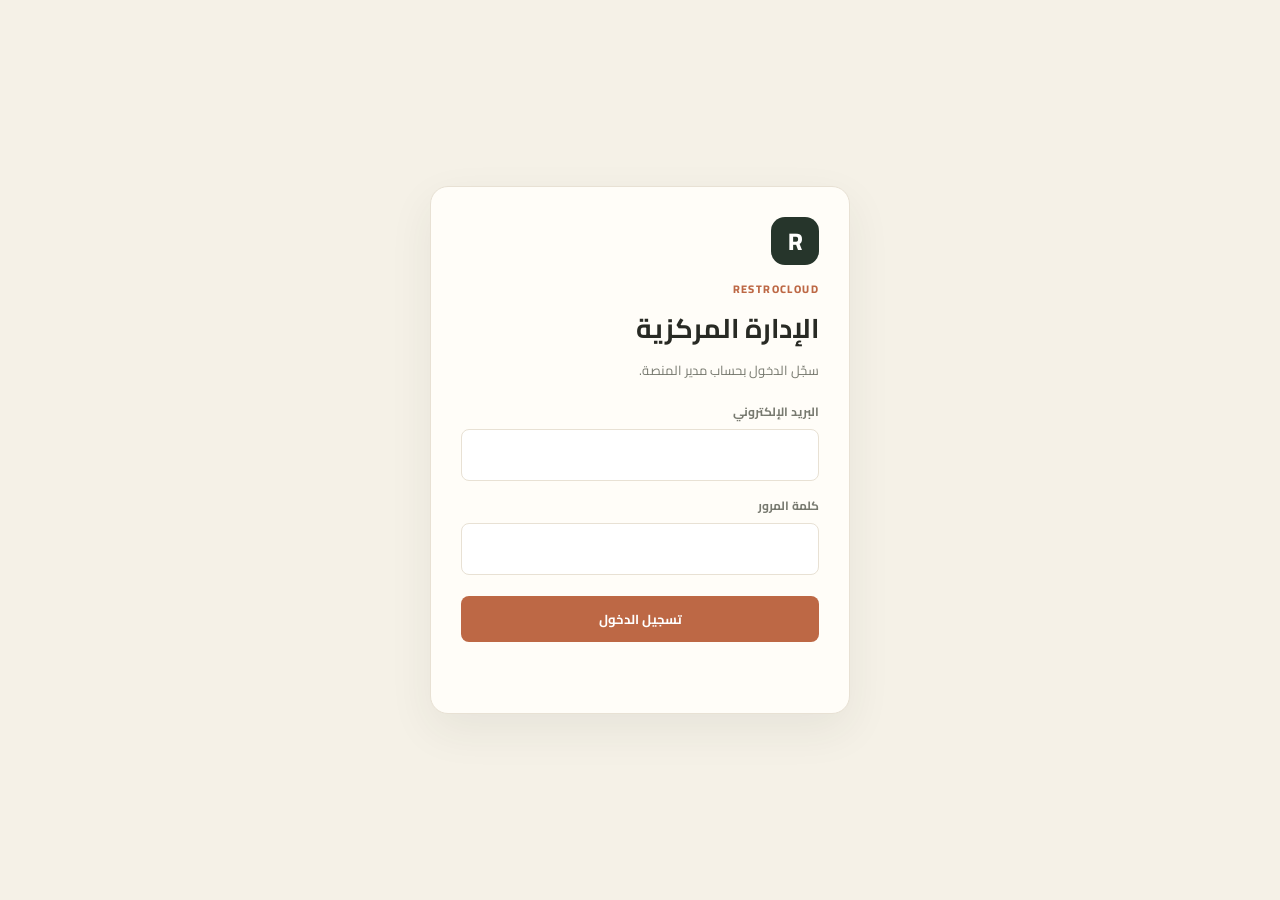
<file: platform.html>
<!doctype html>
<html lang="ar" dir="rtl">
<head>
<meta charset="utf-8"><meta name="viewport" content="width=device-width,initial-scale=1">
<meta name="theme-color" content="#26352b">
<title>RestroCloud | الإدارة المركزية</title>
<link rel="preconnect" href="https://fonts.googleapis.com"><link rel="preconnect" href="https://fonts.gstatic.com" crossorigin>
<link href="https://fonts.googleapis.com/css2?family=Cairo:wght@400;500;600;700;800&display=swap" rel="stylesheet">
<link rel="stylesheet" href="platform.css">
</head>
<body>
<section id="login-panel" class="login-wrap">
 <form id="login-form" class="login-card">
  <div class="brand-mark">R</div><span class="eyebrow">RESTROCLOUD</span>
  <h1>الإدارة المركزية</h1><p>سجّل الدخول بحساب مدير المنصة.</p>
  <label>البريد الإلكتروني<input id="email" type="email" autocomplete="username" required></label>
  <label>كلمة المرور<input id="password" type="password" autocomplete="current-password" required></label>
  <button class="primary" type="submit">تسجيل الدخول</button>
  <p id="login-message" class="message" role="status"></p>
 </form>
</section>
<div id="app" class="app hidden">
 <aside class="sidebar">
  <div class="brand"><span class="brand-mark">R</span><div><strong>RestroCloud</strong><small>منصة المطاعم</small></div></div>
  <div class="sidebar-label">إدارة النظام</div>
  <a class="side-link active" href="#restaurants">المطاعم</a>
  <div class="sidebar-note">حساب مركزي واحد، وبيانات منفصلة لكل مطعم.</div>
  <button id="logout" class="logout">تسجيل الخروج</button>
 </aside>
 <main class="main">
  <header class="topbar"><div><span class="eyebrow">لوحة مدير المنصة</span><h1>إدارة المطاعم</h1><p>تابع حالة المواقع وأدر حسابات المطاعم من مكان واحد.</p></div><span class="secure-pill">اتصال آمن · RLS</span></header>
  <section class="stats">
   <article><span>كل المطاعم</span><strong id="stat-total">٠</strong></article>
   <article><span>نشطة</span><strong id="stat-active">٠</strong></article>
   <article><span>مسودات</span><strong id="stat-draft">٠</strong></article>
   <article><span>موقوفة</span><strong id="stat-suspended">٠</strong></article>
  </section>
  <section class="panel" id="restaurants">
   <div class="panel-head"><div><h2>المطاعم المسجلة</h2><p>لكل مطعم موقع ولوحة إدارة مستقلان.</p></div><button id="refresh" class="secondary" type="button">تحديث القائمة</button></div>
   <div id="restaurant-list" class="restaurant-list"><p class="muted">جارٍ تحميل المطاعم...</p></div>
  </section>
  <section class="panel">
   <div class="panel-head"><div><h2>إضافة مطعم جديد</h2><p>يُنشأ المطعم كمسودة حتى تجهز بياناته وموقعه.</p></div></div>
   <form id="create-form" class="create-form">
    <label>اسم المطعم<input id="new-name" maxlength="120" required placeholder="مثلاً: مطعم جديد"></label>
    <label>الرابط المختصر بالإنجليزية<input id="new-slug" maxlength="50" pattern="[a-z0-9][a-z0-9-]{1,48}[a-z0-9]" required placeholder="new-restaurant" dir="ltr"></label>
    <button class="primary" type="submit">إنشاء المطعم</button>
   </form>
   <p id="create-message" class="message" role="status"></p>
  </section>
  <footer>RestroCloud · منصة مركزية متعددة المطاعم</footer>
 </main>
</div>
<script type="module" src="platform.js"></script>
</body></html>
</file>
<file: styles.css>
:root{--green:#26352b;--green2:#394b3c;--cream:#f5f1e7;--paper:#fffdf8;--clay:#bd6845;--ink:#282a24;--muted:#77796f;--line:#e8e1d4}*{box-sizing:border-box}html{scroll-behavior:smooth}body{margin:0;background:var(--cream);color:var(--ink);font-family:"Cairo",sans-serif}.hero{height:410px;position:relative;overflow:hidden;color:#fff;background:linear-gradient(120deg,#1f3028,#48503b 60%,#815b3c)}.hero:before,.hero-shade{content:"";position:absolute;inset:0;background:radial-gradient(ellipse at 78% 25%,#d6a36b55,transparent 35%),linear-gradient(90deg,#17231fbb,#17231f44)}.topbar{position:relative;z-index:1;display:flex;align-items:center;justify-content:space-between;padding:20px max(5vw,18px)}.brand-mark{width:42px;height:42px;border:1px solid #ffffff77;border-radius:50%;display:grid;place-items:center;font:700 27px Amiri,serif}.admin-link{color:#fff;text-decoration:none;font-size:13px;border:1px solid #ffffff66;border-radius:20px;padding:7px 15px}.hero-copy{position:relative;z-index:1;text-align:center;padding:45px 16px}.eyebrow{font-size:12px;letter-spacing:1px;color:#e8c89e}.hero h1{font:700 clamp(42px,8vw,66px) Amiri,serif;margin:8px 0}.hero-copy p{margin:0 0 24px;color:#eee2d2}.primary-btn,.solid-btn{display:inline-block;border:0;background:var(--clay);color:white;text-decoration:none;padding:11px 24px;border-radius:7px;font:700 14px Cairo;cursor:pointer}.page-wrap{max-width:1100px;margin:auto;padding:34px 18px 60px}.intro-row{display:flex;align-items:end;justify-content:space-between;gap:15px;margin-bottom:20px}.intro-row h2{font-size:25px;margin:3px 0}.intro-row p{font-size:13px;color:var(--muted);margin:0}.eyebrow.dark{color:var(--clay)}.cart-count{background:#e8e1d4;color:var(--green);padding:8px 14px;border-radius:30px;font-size:13px;font-weight:700;white-space:nowrap}.notice{padding:15px;background:#fff8e9;border:1px solid #ebd8b5;border-radius:9px;color:#77572e;font-size:13px;margin:18px 0}.category-list{display:flex;gap:9px;overflow:auto;padding:5px 0 18px}.category-chip{border:1px solid var(--line);background:var(--paper);color:var(--green);border-radius:25px;padding:8px 17px;white-space:nowrap;font:600 13px Cairo;cursor:pointer}.category-chip.active{background:var(--green);color:white;border-color:var(--green)}.product-grid{display:grid;grid-template-columns:repeat(auto-fill,minmax(220px,1fr));gap:15px}.product-card{background:var(--paper);border:1px solid var(--line);border-radius:12px;overflow:hidden}.product-image{height:150px;background:#e6dfd1;display:grid;place-items:center;color:#8a897e;font-size:12px;overflow:hidden}.product-image img{width:100%;height:100%;object-fit:cover}.product-body{padding:14px}.product-body h3{font-size:16px;margin:0 0 6px}.product-body p{font-size:12px;color:var(--muted);min-height:38px;margin:0 0 12px;white-space:pre-line}.spicy-badge{display:inline-block;background:#fff0e8;color:#a13e20;border:1px solid #f0c7b6;border-radius:20px;padding:3px 9px;font-size:11px;font-weight:800;margin:0 0 7px}.product-bottom{display:flex;align-items:center;justify-content:space-between}.price{font-weight:800;color:var(--green)}.add-btn{background:#e9eee7;color:var(--green);border:0;border-radius:6px;padding:7px 13px;font:700 12px Cairo;cursor:pointer}.cart-panel{display:flex;justify-content:space-between;align-items:center;gap:12px;background:var(--green);color:white;border-radius:12px;padding:17px 20px;margin-top:26px}.cart-panel h3{margin:0 0 4px;font-size:16px}.cart-panel p{margin:0;font-size:12px;color:#d8dfd7}.quiet-btn{background:transparent;color:#fff;border:1px solid #ffffff66;border-radius:6px;padding:7px 12px;font:600 12px Cairo;cursor:pointer}.footnote{text-align:center;color:var(--muted);font-size:12px;margin:18px 0}footer{text-align:center;padding:18px;background:#202d25;color:#d6d8d1;font-size:12px}.admin-page{min-height:100vh;padding:30px 16px}.admin-wrap{max-width:900px;margin:auto}.admin-head{display:flex;justify-content:space-between;align-items:center;gap:10px;margin-bottom:22px}.admin-head h1{font-size:23px;margin:0}.panel{background:var(--paper);border:1px solid var(--line);border-radius:12px;padding:20px;margin-bottom:16px}.field-grid{display:grid;grid-template-columns:repeat(2,minmax(0,1fr));gap:12px}.field{display:flex;flex-direction:column;gap:5px;font-size:12px;color:var(--muted)}input,select,textarea{width:100%;border:1px solid var(--line);border-radius:7px;background:white;padding:11px;font:14px Cairo;color:var(--ink)}input[type=file]{font-size:12px}textarea{min-height:70px;resize:vertical}.form-actions{display:flex;gap:9px;margin-top:12px;flex-wrap:wrap}.danger-btn{background:#f6e7e2;color:#9a452d;border:0;border-radius:7px;padding:8px 12px;font:600 12px Cairo;cursor:pointer}.delete-btn{background:#9a392e;color:white;border:0;border-radius:7px;padding:8px 12px;font:600 12px Cairo;cursor:pointer;margin-right:6px}.table-wrap{overflow:auto}table{width:100%;border-collapse:collapse;font-size:13px}th,td{text-align:right;padding:11px;border-bottom:1px solid var(--line);vertical-align:middle}.table-product-image{width:54px;height:44px;object-fit:cover;border-radius:6px}.image-preview{display:block;width:150px;height:110px;object-fit:cover;border-radius:8px;border:1px solid var(--line);margin-top:10px}.spicy-option{display:flex;align-items:center;gap:9px;margin-top:14px;font-size:13px;font-weight:700;color:#9a452d}.spicy-option input{width:18px;height:18px;accent-color:#a13e20}.small-note{font-size:11px;color:var(--muted);margin:10px 0 0}.solid-btn:disabled,.delete-btn:disabled,.danger-btn:disabled{opacity:.55;cursor:wait}.hidden{display:none!important}.status-msg{font-size:13px;margin:10px 0;color:var(--clay)}@media(max-width:600px){.hero{height:370px}.hero-copy{padding-top:40px}.intro-row{align-items:start;flex-direction:column}.field-grid{grid-template-columns:1fr}.cart-panel{align-items:flex-start;flex-direction:column}.product-grid{grid-template-columns:repeat(2,minmax(0,1fr));gap:9px}.product-image{height:120px}.product-body{padding:10px}.product-body h3{font-size:14px}.product-body p{font-size:11px}.product-bottom{align-items:flex-start;gap:6px;flex-direction:column}.panel{padding:14px}.admin-head h1{font-size:19px}table{font-size:11px}th,td{padding:7px}.delete-btn,.danger-btn{padding:7px 9px}}

/* Customer cart and checkout */
.product-image{height:auto;aspect-ratio:4/3;min-height:135px;background:#e9e2d6;display:flex;align-items:center;justify-content:center}
.product-image img{display:block;width:100%;height:100%;aspect-ratio:4/3;object-fit:cover;object-position:center}
.product-image.image-fallback{font-weight:700;color:#82786b}
.cart-panel{display:grid;grid-template-columns:minmax(0,1fr) auto auto;align-items:center;gap:12px;position:sticky;bottom:10px;z-index:5;box-shadow:0 8px 30px #1d2c2330}
.cart-panel-copy{min-width:0}
.cart-checkout-btn{background:#d17a4c;color:#fff;border:0;border-radius:7px;padding:10px 16px;font:700 13px Cairo;cursor:pointer}
.checkout-panel{margin-top:18px;background:var(--paper);border:1px solid var(--line);border-radius:14px;padding:20px;box-shadow:0 8px 28px #322b1d0d}
.checkout-head,.section-heading{display:flex;align-items:center;justify-content:space-between;gap:12px;margin-bottom:16px}
.checkout-head h2,.section-heading h2{margin:2px 0;font-size:20px}
.section-heading p{margin:0;color:var(--muted);font-size:12px}
.cart-items{display:grid;gap:8px;margin:12px 0}
.cart-item-row{display:grid;grid-template-columns:minmax(0,1fr) auto auto;gap:12px;align-items:center;padding:10px 0;border-bottom:1px solid var(--line)}
.cart-item-info{display:grid;gap:2px}.cart-item-info strong{font-size:13px}.cart-item-info small{font-size:11px;color:var(--muted)}
.quantity-controls{display:flex;align-items:center;gap:10px}
.quantity-controls button{width:30px;height:30px;border:1px solid var(--line);background:#f5f1e7;border-radius:7px;font-size:18px;color:var(--green);cursor:pointer}
.quantity-controls b{min-width:15px;text-align:center}
.cart-line-total{font-size:12px;color:var(--green);white-space:nowrap}
.checkout-total{display:flex;justify-content:space-between;border-top:1px solid var(--line);padding:12px 0;margin:10px 0;font-size:15px}
.checkout-total strong{color:var(--green)}
.checkout-notes{margin-top:12px}
.checkout-submit{width:100%;margin-top:12px}
.checkout-submit:disabled{opacity:.55;cursor:not-allowed}
.empty-cart{font-size:13px;color:var(--muted);padding:10px}
.status-msg{min-height:20px}
/* Admin dashboard */
.admin-page{padding:0;background:#f4f2ec}
.login-screen{min-height:100vh;display:grid;place-items:center;padding:20px}
.login-card{width:min(100%,420px);background:var(--paper);border:1px solid var(--line);border-radius:18px;padding:30px;box-shadow:0 18px 60px #26352b12;text-align:center}
.admin-brand-mark{width:58px;height:58px;border-radius:17px;background:var(--green);color:white;display:grid;place-items:center;font-size:30px;font-weight:800;margin:0 auto 12px}
.login-card h1{margin:0;font-size:25px}.login-card>p{color:var(--muted);font-size:13px}
.login-card form{text-align:right;display:grid;gap:14px;margin-top:24px}
.full-btn{width:100%}
.admin-layout{min-height:100vh;display:flex}
.admin-sidebar{width:245px;flex:0 0 245px;background:#233229;color:#f8f4e9;min-height:100vh;padding:22px 15px;display:flex;flex-direction:column;position:sticky;top:0;height:100vh}
.sidebar-brand{display:flex;align-items:center;gap:10px;padding:4px 7px 18px;border-bottom:1px solid #ffffff1c}
.sidebar-logo{width:42px;height:42px;display:grid;place-items:center;border-radius:12px;background:#c47a51;color:white;font-size:23px;font-weight:800}
.sidebar-brand strong,.sidebar-brand small{display:block}.sidebar-brand strong{font-size:16px}.sidebar-brand small{font-size:10px;color:#c5c9bd}
.sidebar-restaurant{font-size:11px;color:#d4c2a6;padding:14px 8px 18px}
.sidebar-nav{display:grid;gap:5px}
.nav-item{width:100%;border:0;background:transparent;color:#e2e6dc;border-radius:8px;padding:11px 12px;display:flex;align-items:center;gap:11px;text-align:right;font:600 13px Cairo;cursor:pointer}
.nav-item>span{width:19px;text-align:center;font-size:17px;color:#d8b58c}
.nav-item.active,.nav-item:hover{background:#ffffff17;color:#fff}
.nav-badge{margin-right:auto;background:#bd6845;color:white;border-radius:15px;min-width:24px;text-align:center;padding:1px 7px;font-size:10px}
.sidebar-logout{margin-top:auto;border:1px solid #ffffff35;background:transparent;color:#f5e7dc;border-radius:8px;padding:10px;font:600 12px Cairo;cursor:pointer}
.admin-main{min-width:0;flex:1;padding:26px clamp(14px,3vw,38px) 50px}
.admin-topbar{display:flex;justify-content:space-between;align-items:center;gap:12px;margin-bottom:23px}
.admin-topbar h1{font-size:25px;margin:2px 0}
.view-site-link{color:var(--green);text-decoration:none;border:1px solid #cfc8ba;border-radius:8px;padding:8px 13px;font-size:12px;font-weight:700;white-space:nowrap}
.admin-page-section{max-width:1200px;margin:auto}
.stats-grid{display:grid;grid-template-columns:repeat(4,minmax(0,1fr));gap:13px;margin-bottom:16px}
.stat-card{background:var(--paper);border:1px solid var(--line);border-radius:12px;padding:17px;min-width:0}
.stat-card span{display:block;color:var(--muted);font-size:11px;margin-bottom:9px}
.stat-card strong{display:block;color:var(--green);font-size:22px;overflow-wrap:anywhere}
.admin-main .panel{padding:20px;margin-bottom:15px}
.admin-main .panel h2{font-size:17px;margin:0 0 6px}
.outline-btn{border:1px solid #d6cebf;background:#fffdf8;color:var(--green);border-radius:7px;padding:8px 12px;font:700 11px Cairo;cursor:pointer;white-space:nowrap}
.count-pill{border-radius:20px;background:#e9eee7;color:var(--green);padding:5px 10px;font-size:11px;font-weight:700}
.field-spaced{margin-top:13px}
.action-cell{white-space:nowrap}
.small-action{padding:6px 8px!important;margin:2px;font-size:10px!important}
.order-card{border:1px solid var(--line);background:#fffefa;border-radius:10px;padding:14px;margin:10px 0}
.order-card-head,.order-card-foot{display:flex;align-items:center;justify-content:space-between;gap:12px}
.order-card-head strong{font-size:14px;color:var(--green)}
.order-card-head small{font-size:10px;color:var(--muted)}
.order-meta{font-size:11px;color:var(--muted);line-height:1.8;margin:8px 0}
.order-lines{padding-right:18px;margin:8px 0;font-size:12px;line-height:1.9}
.order-note{font-size:11px;color:#9b5838;margin:5px 0}
.order-card-foot{border-top:1px solid var(--line);padding-top:10px;margin-top:10px}
.order-card-foot>strong{color:var(--green);font-size:14px}
.status-select{width:auto;min-width:130px;padding:7px;font-size:11px}
.empty-state{text-align:center;padding:45px 20px!important}
.empty-state p{max-width:540px;margin:8px auto;color:var(--muted);font-size:12px;line-height:2}
.empty-state-icon{font-size:34px;color:var(--clay)}
.ordering-setting{display:flex;justify-content:space-between;align-items:center;gap:15px;border:1px solid var(--line);background:#faf8f1;border-radius:10px;padding:14px;margin:18px 0}
.ordering-setting strong{font-size:13px}.ordering-setting p{font-size:11px;color:var(--muted);margin:3px 0 0}
.warning-note{background:#fff4e8;border:1px solid #edd6b9;color:#81532d;padding:10px;border-radius:8px;font-size:11px;line-height:1.8}
.switch{position:relative;width:48px;height:27px;flex:0 0 auto}
.switch input{opacity:0;width:0;height:0}
.switch span{position:absolute;inset:0;background:#c9c5ba;border-radius:30px;cursor:pointer;transition:.2s}
.switch span:before{content:"";position:absolute;width:19px;height:19px;right:4px;top:4px;background:white;border-radius:50%;transition:.2s}
.switch input:checked+span{background:#567b55}
.switch input:checked+span:before{transform:translateX(-21px)}
.password-panel{max-width:600px}
@media(max-width:850px){
 .admin-layout{display:block}
 .admin-sidebar{width:100%;height:auto;min-height:0;position:relative;padding:12px}
 .sidebar-brand{padding:2px 5px 10px}.sidebar-restaurant{padding:8px 5px}
 .sidebar-nav{display:flex;overflow-x:auto;gap:5px;padding-bottom:4px}
 .nav-item{width:auto;flex:0 0 auto;white-space:nowrap;padding:8px 10px;font-size:11px}
 .nav-item>span{display:none}.nav-badge{margin-right:0}
 .sidebar-logout{position:absolute;left:14px;top:13px;margin:0;padding:6px 9px;font-size:10px}
 .admin-main{padding:18px 13px 35px}
 .stats-grid{grid-template-columns:repeat(2,minmax(0,1fr))}
}
@media(max-width:600px){
 .cart-panel{grid-template-columns:1fr 1fr;position:sticky;bottom:6px;padding:12px}
 .cart-panel-copy{grid-column:1/-1}
 .cart-checkout-btn{grid-column:1}
 .cart-panel .quiet-btn{grid-column:2}
 .checkout-panel{padding:14px}
 .cart-item-row{grid-template-columns:minmax(0,1fr) auto}
 .cart-line-total{grid-column:1/-1;text-align:left}
 .product-image{min-height:115px}
 .admin-topbar h1{font-size:21px}
 .admin-main .panel{padding:14px}
 .section-heading{align-items:flex-start}
 .section-heading h2{font-size:15px}
 .order-card-head{align-items:flex-start;flex-direction:column;gap:2px}
 .status-select{min-width:110px}
 .login-card{padding:23px}
}

/* Warm restaurant theme inspired by the reference experience */
:root{--green:#1a1410;--green2:#2c2520;--cream:#faf6f0;--paper:#fff;--clay:#c0392b;--ink:#1a1410;--muted:#786f66;--line:#e8ddd0}
body{background:#faf6f0;color:#1a1410}
.hero{height:min(620px,82vh);min-height:430px;background-color:#1a1410;background-image:radial-gradient(ellipse at 50% 20%,#8f493a55,transparent 45%),linear-gradient(130deg,#1a1410,#38241d 58%,#5a2b22)}
.hero:before{background:linear-gradient(180deg,#1a141066 0%,#1a141022 40%,#1a1410cc 100%)}
.hero-copy{padding:65px 16px 75px;max-width:780px;margin:auto}
.hero-kicker{display:inline-flex;border:1px solid #ffffff44;background:#ffffff14;border-radius:99px;padding:8px 16px;color:#f4d8a5;font-size:13px}
.hero h1{font-size:clamp(48px,9vw,82px);letter-spacing:-1px}
.hero-copy p{font-size:clamp(15px,2vw,19px);max-width:570px;margin:0 auto 27px;line-height:1.9}
.primary-btn,.solid-btn{background:linear-gradient(110deg,#c0392b,#e05a43);border-radius:999px;padding:13px 25px;box-shadow:0 9px 25px #8e2b1f33}
.hero-points{display:flex;justify-content:center;gap:10px 20px;flex-wrap:wrap;margin-top:26px;color:#f4eee5;font-size:12px}
.page-wrap{max-width:1200px;padding-top:50px}
.intro-row{align-items:center;margin-bottom:22px}
.intro-row h2{font-size:clamp(25px,4vw,36px);color:#1a1410}
.eyebrow.dark{color:#c0392b;font-weight:800}
.menu-tools{display:flex;gap:10px;max-width:720px;margin:0 0 18px}
.search-box{display:flex;align-items:center;gap:10px;flex:1;background:#fff;border:1px solid #e8ddd0;border-radius:999px;padding:0 16px;color:#a14a3d}
.search-box>span{font-size:24px;line-height:1}
.search-box input{border:0!important;outline:0!important;box-shadow:none!important;padding:12px 0;background:transparent;min-width:0}
.favorites-toggle{border:1px solid #e8ddd0;background:#fff;color:#6b5147;border-radius:999px;padding:0 17px;font:700 12px Cairo;white-space:nowrap}
.favorites-toggle.active{background:#fff0ed;color:#c0392b;border-color:#e8b4aa}
.category-list{gap:8px;padding:5px 0 22px;scrollbar-width:none}
.category-chip{border:1px solid #e8ddd0;background:#fff;color:#49372f;padding:9px 18px;border-radius:999px}
.category-chip.active{background:#c0392b;border-color:#c0392b;box-shadow:0 5px 15px #c0392b2b}
.product-grid{grid-template-columns:repeat(auto-fill,minmax(230px,1fr));gap:18px}
.product-card{border:1px solid #eee4d9;border-radius:17px;box-shadow:0 4px 18px #3b21100a;transition:transform .2s,box-shadow .2s}
.product-card:hover{transform:translateY(-3px);box-shadow:0 12px 28px #3b211018}
.product-image{aspect-ratio:5/4;min-height:150px;background:#f5f0e8}
.product-body{padding:15px}
.product-title-row{display:flex;align-items:flex-start;justify-content:space-between;gap:8px}
.product-title-row h3{font-size:16px;line-height:1.6}
.favorite-btn{border:0;background:#f8f1ed;color:#9b7668;border-radius:50%;width:32px;height:32px;flex:0 0 32px;font-size:19px;cursor:pointer}
.favorite-btn.is-favorite{background:#fff0ed;color:#c0392b}
.product-body p{font-size:12px;line-height:1.9;min-height:44px}
.price{color:#a52e25;font-size:15px}
.add-btn{background:#f9e9e5;color:#a52e25;border-radius:999px;padding:8px 15px}
.cart-panel{display:none}
.cart-panel.cart-panel-visible{display:grid;position:fixed;bottom:12px;left:12px;right:12px;max-width:900px;margin:0 auto;border-radius:16px;padding:14px 18px;background:#1a1410;box-shadow:0 12px 38px #1a141066;z-index:30}
.cart-checkout-btn{background:linear-gradient(110deg,#c0392b,#e05a43);border-radius:999px;padding:11px 18px}
.checkout-panel{border-radius:18px;border-color:#e8ddd0}
footer{display:flex;flex-direction:column;gap:5px;padding:28px 16px;background:#1a1410}
footer strong{font-size:15px;color:#fff}
footer span{font-size:12px;color:#e4c9b8}
footer small{font-size:10px;color:#ffffff70}
.category-manager-panel{margin-top:16px}
.category-form{display:flex;gap:9px;margin:12px 0}
.category-form input{flex:1;min-width:0}
.category-form .solid-btn{white-space:nowrap}
.category-rows{display:grid;gap:7px}
.category-row{display:flex;align-items:center;gap:12px;border:1px solid var(--line);border-radius:9px;padding:9px 12px;background:#fff}
.category-row strong{flex:1;font-size:12px}
.category-row span{font-size:11px;color:var(--muted)}
@media(max-width:600px){
 .hero{height:450px;min-height:0}
 .hero-copy{padding:54px 16px}
 .hero-points{gap:8px 12px}
 .menu-tools{gap:7px}
 .search-box{padding:0 12px}
 .favorites-toggle{padding:0 12px}
 .product-grid{grid-template-columns:repeat(2,minmax(0,1fr));gap:10px}
 .product-image{min-height:110px}
 .product-body{padding:10px}
 .product-title-row h3{font-size:13px}
 .product-body p{font-size:10px;min-height:54px}
 .product-bottom{align-items:center;flex-direction:row}
 .price{font-size:12px}
 .add-btn{padding:7px 9px;font-size:10px}
 .cart-panel.cart-panel-visible{grid-template-columns:1fr auto;bottom:8px;left:8px;right:8px;padding:10px 12px}
 .cart-panel-copy{grid-column:auto}
 .cart-checkout-btn{grid-column:auto}
 .cart-panel .quiet-btn{display:none}
 .category-form{flex-direction:column}
 .category-row{gap:7px}
}


.image-fallback{display:flex;align-items:center;justify-content:center;font-size:38px;color:#b9a99b;background:linear-gradient(135deg,#f7f0e8,#e9ddd0)}
.category-manager-panel{margin-top:18px}


.contact-section{max-width:1000px;margin:0 auto 48px;padding:30px 20px;display:grid;grid-template-columns:minmax(0,.8fr) minmax(0,1.2fr);gap:28px;align-items:start}
.contact-copy h2{font-size:28px;margin:7px 0;color:#1a1410}
.contact-copy p{font-size:13px;color:#786f66;line-height:1.9}
.contact-form{background:#fff;border:1px solid #e8ddd0;border-radius:18px;padding:20px;display:grid;gap:12px;box-shadow:0 5px 20px #3b21100a}
.contact-form .solid-btn{justify-self:start}
.messages-list{display:grid;gap:10px}
.message-card{border:1px solid #e8ddd0;background:#fff;border-radius:12px;padding:14px}
.message-card.unread{border-right:4px solid #c0392b;background:#fffaf8}
.message-head{display:flex;justify-content:space-between;gap:12px;align-items:center}
.message-head strong{font-size:14px}
.message-head small,.message-phone{font-size:10px;color:#786f66}
.message-body{font-size:13px;line-height:1.9;white-space:pre-wrap;overflow-wrap:anywhere;margin:8px 0}
.message-actions{display:flex;gap:7px;justify-content:flex-start}
@media(max-width:700px){.contact-section{grid-template-columns:1fr;padding:24px 14px;gap:12px}.contact-copy h2{font-size:23px}.contact-form{padding:14px}.message-head{align-items:flex-start;flex-direction:column;gap:2px}}


/* Customer header hamburger menu */
.topbar{position:relative;z-index:20;overflow:visible}
.menu-dropdown{position:relative;z-index:30}
.menu-toggle{width:46px;height:46px;display:flex;flex-direction:column;align-items:center;justify-content:center;gap:5px;border:1px solid #ffffff66;border-radius:13px;background:#ffffff18;cursor:pointer;list-style:none;position:relative;z-index:10000}
.menu-toggle::-webkit-details-marker{display:none}
.menu-toggle::marker{content:""}
.menu-toggle span{display:block;width:21px;height:2px;border-radius:2px;background:#fff;pointer-events:none}
.menu-dropdown-panel{position:absolute;top:calc(100% + 10px);left:0;right:auto;z-index:10001;min-width:190px;padding:7px;background:#fff;border:1px solid #eee4d9;border-radius:14px;box-shadow:0 12px 32px #0004;pointer-events:auto}
.menu-dropdown-panel a{display:flex;align-items:center;gap:10px;width:100%;min-height:46px;padding:11px 14px;border-radius:10px;color:#1a1410;text-decoration:none;font-family:Cairo,sans-serif;font-size:14px;font-weight:800;white-space:nowrap;cursor:pointer;pointer-events:auto;position:relative;z-index:10002}
.menu-dropdown-panel a:before{content:"";width:7px;height:7px;border-radius:50%;background:#c0392b;flex:0 0 7px}
.menu-dropdown-panel a:hover,.menu-dropdown-panel a:focus{background:#f8eee9;color:#c0392b;outline:2px solid #c0392b22}
.menu-dropdown[open] .menu-dropdown-panel{display:block}


/* Refined restaurant cover, fixed actions, info strip and standalone cart */
.hero{
 height:auto;min-height:650px;padding:105px 18px 54px;
 background-color:#241710;
 background-image:linear-gradient(180deg,rgba(20,14,10,.40),rgba(20,14,10,.52) 38%,rgba(20,14,10,.88)),url("https://images.unsplash.com/photo-1517248135467-4c7edcad34c4?auto=format&fit=crop&w=2000&q=88");
 background-size:cover;background-position:center 54%;
}
.hero:before{background:linear-gradient(180deg,rgba(12,9,7,.30),rgba(12,9,7,.08) 40%,rgba(12,9,7,.65));pointer-events:none}
.topbar{
 position:fixed;top:0;left:0;right:0;z-index:1200;
 display:flex;align-items:center;justify-content:space-between;
 padding:10px max(4vw,14px);background:rgba(25,18,14,.76);
 border-bottom:1px solid #ffffff22;backdrop-filter:blur(14px);
}
.brand-mark{flex:0 0 42px;background:#ffffff18}
.header-actions{display:flex;align-items:center;gap:9px}
.header-cart-btn{
 width:46px;height:46px;border:1px solid #ffffff66;border-radius:13px;
 background:#ffffff18;color:#fff;display:flex;align-items:center;justify-content:center;
 gap:5px;font:700 14px Cairo;cursor:pointer
}
.header-cart-btn span{font-size:19px}
.header-cart-btn b{min-width:18px;height:18px;padding:0 4px;display:grid;place-items:center;border-radius:20px;background:#c0392b;color:#fff;font-size:10px}
.menu-dropdown{position:relative;z-index:30}
.menu-toggle{width:46px;height:46px}
.menu-dropdown-panel{position:absolute;top:calc(100% + 10px);left:0;right:auto}
.hero-copy{padding:48px 16px 18px;max-width:850px}
.hero h1{font-size:clamp(48px,9vw,84px);text-shadow:0 4px 22px #0008}
.hero-copy>p{color:#f5e9dc}
.restaurant-info-strip{
 display:grid;grid-template-columns:repeat(3,minmax(0,1fr));gap:0;
 margin:34px auto 0;max-width:850px;overflow:hidden;
 border:1px solid #ffffff55;border-radius:18px;
 background:rgba(255,250,244,.94);color:#2b211b;
 box-shadow:0 16px 42px #0004;backdrop-filter:blur(10px)
}
.restaurant-info-strip>div{min-width:0;padding:15px 12px;display:flex;flex-direction:column;align-items:center;justify-content:center;gap:6px;text-align:center}
.restaurant-info-strip>div+div{border-right:1px solid #e5d8cb}
.restaurant-info-strip span{font-size:12px;color:#8d4435;font-weight:800}
.restaurant-info-strip strong{font-size:13px;line-height:1.6;overflow-wrap:anywhere}
.hero-points{margin:22px auto 0;gap:9px 22px;font-size:13px}
.table-services{max-width:1120px;margin:30px auto 8px;padding:0 18px}
.services-heading{text-align:center;margin-bottom:16px}
.services-heading h2{font-size:25px;margin:5px 0;color:#211914}
.services-heading p{font-size:12px;color:#786f66;margin:0}
.service-actions{display:grid;grid-template-columns:repeat(4,minmax(0,1fr));gap:11px}
.service-actions button{
 min-height:82px;display:flex;flex-direction:column;align-items:center;justify-content:center;gap:7px;
 border:1px solid #eadfd4;border-radius:15px;background:#fff;color:#49372f;
 font:800 13px Cairo;box-shadow:0 5px 18px #3b21100a;cursor:pointer
}
.service-actions button span{font-size:23px}
.service-actions button:active{transform:scale(.98);background:#fff1ed}
.page-wrap{padding-top:35px}
.cart-panel{display:none!important}
.cart-panel.cart-panel-visible{
 display:grid!important;grid-template-columns:minmax(0,1fr) auto;align-items:center;gap:10px;
 position:fixed;bottom:12px;left:12px;right:12px;z-index:1100;
 max-width:720px;margin:0 auto;padding:10px 13px;border:1px solid #ffffff22;
 border-radius:14px;background:rgba(29,22,18,.96);box-shadow:0 10px 34px #0004;
}
.cart-panel-copy{display:grid;gap:3px;min-width:0}
.cart-panel-copy strong{font-size:12px;color:#fff}
.cart-panel-copy small{font-size:10px;color:#e7cfc0;white-space:nowrap;overflow:hidden;text-overflow:ellipsis}
.cart-checkout-btn{white-space:nowrap;font-size:12px;padding:9px 14px}
.cart-view{
 position:fixed;inset:0;z-index:1500;overflow-y:auto;padding:24px 12px;
 background:rgba(20,14,10,.78);backdrop-filter:blur(5px)
}
.checkout-panel{
 width:min(100%,850px);margin:18px auto 40px;padding:22px;
 border:1px solid #e8ddd0;border-radius:18px;background:#fff;
 box-shadow:0 18px 60px #0005
}
.checkout-head-actions{display:flex;align-items:center;gap:8px;flex-wrap:wrap}
.modal-open{overflow:hidden}
.service-view{
 position:fixed;inset:0;z-index:1600;display:grid;place-items:center;
 padding:16px;background:rgba(20,14,10,.78);backdrop-filter:blur(5px)
}
.service-modal-card{
 width:min(100%,440px);padding:22px;border-radius:18px;background:#fff;
 border:1px solid #e8ddd0;box-shadow:0 18px 60px #0005
}
.service-modal-card>p{font-size:12px;color:#786f66;line-height:1.8}
.service-modal-card .field{margin:15px 0}
.service-modal-card select{margin-top:5px}
@media(max-width:650px){
 .hero{min-height:610px;padding:92px 12px 38px;background-position:center}
 .hero-copy{padding:45px 5px 12px}
 .restaurant-info-strip{margin-top:26px;border-radius:14px}
 .restaurant-info-strip>div{padding:11px 5px;gap:5px}
 .restaurant-info-strip span{font-size:10px}
 .restaurant-info-strip strong{font-size:10px}
 .hero-points{font-size:11px;gap:7px 12px}
 .service-actions{grid-template-columns:repeat(2,minmax(0,1fr));gap:8px}
 .service-actions button{min-height:72px;font-size:12px}
 .table-services{margin-top:23px;padding:0 12px}
 .services-heading h2{font-size:22px}
 .cart-panel.cart-panel-visible{bottom:8px;left:8px;right:8px;padding:9px 10px;grid-template-columns:minmax(0,1fr) auto}
 .cart-panel-copy strong{font-size:11px}
 .cart-panel-copy small{max-width:210px;font-size:9px}
 .cart-checkout-btn{font-size:10px;padding:9px 11px}
 .cart-view{padding:10px 8px}
 .checkout-panel{padding:14px;margin:8px auto 24px}
 .checkout-head{align-items:flex-start}
 .checkout-head h2{font-size:17px}
 .checkout-head-actions{justify-content:flex-end}
 .checkout-head-actions button{font-size:10px;padding:7px 9px}
 .service-modal-card{padding:16px}
}


.cart-table{width:100%;border-collapse:separate;border-spacing:0;font-size:12px;overflow:hidden;border:1px solid #eee2d7;border-radius:10px}
.cart-table th{background:#f8f2eb;color:#6d4035;font-size:11px;white-space:nowrap}
.cart-table th,.cart-table td{padding:12px 9px;border-bottom:1px solid #eee7df;text-align:right;vertical-align:middle}
.cart-table tbody tr:last-child td{border-bottom:0}
.cart-table td:first-child{font-weight:800;color:#2b211b}
.cart-table .quantity-controls{justify-content:flex-start;gap:7px}
.cart-table .quantity-controls button{width:28px;height:28px;flex:0 0 28px}
.cart-table .cart-line-total{font-weight:800;color:#9f3026;white-space:nowrap}
@media(max-width:520px){
 .cart-table{font-size:10px}
 .cart-table th,.cart-table td{padding:9px 5px}
 .cart-table th{font-size:9px}
 .cart-table .quantity-controls{gap:4px}
 .cart-table .quantity-controls button{width:24px;height:24px;flex-basis:24px}
}

.footer-map{color:#f0c7ad;font-size:12px;text-decoration:underline;margin-top:5px}
#service-actions button span+span{font-size:12px}
</file>
<file: demos/shared.css>
@import url('https://fonts.googleapis.com/css2?family=Cairo:wght@400;500;600;700;800&display=swap');
:root{--ink:#25352b;--olive:#596b45;--cream:#f7f4eb;--paper:#fffefa;--orange:#c76a3b;--muted:#777b70;--line:#e7e2d6}
*{box-sizing:border-box}body{margin:0;background:var(--cream);color:var(--ink);font-family:'Cairo',sans-serif}button,select{font:inherit}button{cursor:pointer;border:0}
.wrap{max-width:1060px;margin:auto;padding:16px}.top{display:flex;justify-content:space-between;align-items:center;padding:10px 0}.brand{display:flex;gap:10px;align-items:center;font-weight:800}.mark{width:42px;height:42px;border-radius:14px;background:var(--ink);color:white;display:grid;place-items:center;font-size:20px}.tag{font-size:11px;color:var(--muted)}
.navbtn{background:#e9e5d9;color:var(--ink);padding:9px 14px;border-radius:12px;font-weight:700}
.hero{background:linear-gradient(120deg,#26372c,#566846);color:white;border-radius:24px;padding:26px 22px;margin:8px 0 18px;position:relative;overflow:hidden}.hero:after{content:'🍽️';position:absolute;left:20px;bottom:-18px;font-size:105px;opacity:.14}.hero small{color:#e0e6d8}.hero h1{font-size:29px;margin:8px 0}.hero p{margin:0 0 14px;color:#e5e8df}.pill{display:inline-block;background:#ffffff20;border:1px solid #ffffff35;border-radius:30px;padding:5px 11px;font-size:12px}
.tabs{display:flex;gap:8px;margin:14px 0}.tabs button{flex:1;padding:11px;border-radius:12px;background:#e9e5d9;color:var(--ink);font-weight:700}.tabs button.active{background:var(--ink);color:white}
.sectionhead{display:flex;justify-content:space-between;align-items:end;margin:18px 0 12px}.sectionhead h2{margin:0;font-size:21px}.muted{color:var(--muted);font-size:12px}
.categories{display:flex;gap:8px;overflow:auto;padding:3px 0 12px}.categories button{white-space:nowrap;border:1px solid var(--line);background:var(--paper);padding:8px 13px;border-radius:24px;color:var(--ink)}.categories button.active{background:var(--olive);color:white;border-color:var(--olive)}
.grid{display:grid;grid-template-columns:repeat(2,minmax(0,1fr));gap:12px}.item{background:var(--paper);border:1px solid var(--line);border-radius:18px;padding:12px;display:flex;flex-direction:column;gap:8px}.foodpic{height:92px;border-radius:13px;background:linear-gradient(135deg,#e7d7b6,#f2e9d5);display:grid;place-items:center;font-size:42px}.item h3{font-size:15px;margin:0}.item p{font-size:11px;color:var(--muted);margin:0;min-height:32px}.itemfoot{display:flex;justify-content:space-between;align-items:center;gap:5px}.price{font-weight:800;color:var(--olive);font-size:13px}.add{background:var(--orange);color:white;border-radius:10px;padding:8px 12px;font-size:12px;font-weight:700}
.panel{background:var(--paper);border:1px solid var(--line);border-radius:18px;padding:15px;margin:14px 0}.row{display:flex;justify-content:space-between;align-items:center;gap:10px}.field{width:100%;padding:11px;border:1px solid var(--line);background:white;border-radius:11px;color:var(--ink)}.primary{background:var(--ink);color:white;border-radius:12px;padding:12px 16px;font-weight:700}.secondary{background:#eee9dc;color:var(--ink);border-radius:11px;padding:9px 12px;font-weight:700}.danger{background:#f8e5df;color:#8e3e2c;border-radius:10px;padding:8px 11px}
.cartline,.orderline{padding:10px 0;border-bottom:1px solid var(--line)}.qty{display:flex;align-items:center;gap:8px}.qty button{background:#eee9dc;border-radius:8px;padding:4px 9px}
.servicegrid{display:grid;grid-template-columns:repeat(3,1fr);gap:8px}.servicegrid button{background:#eee9dc;border-radius:12px;padding:12px 5px;color:var(--ink);font-weight:700;font-size:12px}
.order{border:1px solid var(--line);border-radius:15px;padding:13px;margin:10px 0;background:#fff}.order select{width:100%;margin-top:10px}.badge{background:#f3ead5;color:#76551e;border-radius:20px;padding:4px 9px;font-size:11px}.notice{padding:10px;background:#e6eee0;border-radius:10px;color:#38543c;font-size:13px;margin:10px 0}
footer{text-align:center;color:var(--muted);font-size:11px;padding:22px 0}
@media(min-width:700px){.grid{grid-template-columns:repeat(3,minmax(0,1fr))}.hero{padding:38px}.hero h1{font-size:38px}}@media(max-width:360px){.grid{grid-template-columns:1fr}.servicegrid{grid-template-columns:1fr}}


/* Demo v2: compact restaurant header and service bar */
.info-strip{display:flex;align-items:center;justify-content:space-between;gap:8px;background:var(--paper);border:1px solid var(--line);border-radius:14px;padding:10px;margin:12px 0;overflow:auto}
.info-cell{display:flex;align-items:center;gap:6px;white-space:nowrap;font-size:11px;color:var(--ink)}
.info-cell b{font-size:11px}.info-icon{font-size:16px}
.customer-head{display:flex;align-items:center;justify-content:space-between;gap:8px;margin:12px 0}
.table-chip{background:#e6eee0;color:#38543c;border-radius:20px;padding:7px 10px;font-size:12px;font-weight:800}
.cart-chip{background:var(--ink);color:white;border-radius:20px;padding:7px 11px;font-size:12px}
.servicebar{display:flex;gap:6px;overflow:auto;margin:10px 0 16px}
.servicebar button{flex:1;min-width:72px;background:var(--paper);border:1px solid var(--line);border-radius:12px;padding:9px 5px;font-size:11px;color:var(--ink);font-weight:700;white-space:nowrap}
.servicebar button span{display:block;font-size:18px;margin-bottom:2px}
.offer{border:1px solid #ead5b2;background:#fff8e9}
.offer-tag{background:#a64d2f;color:white;padding:3px 7px;border-radius:7px;font-size:10px}
.adminnav{display:flex;gap:7px;overflow:auto;margin:10px 0}
.adminnav button{white-space:nowrap;padding:9px 12px;border-radius:10px;background:#eee9dc;color:var(--ink);font-weight:700;font-size:12px}
.adminnav button.active{background:var(--ink);color:white}
.receipt{border:1px dashed #a9a18f;border-radius:14px;padding:14px;background:#fffefa}
@media(max-width:420px){.info-strip{gap:12px}.info-cell{font-size:10px}.servicebar button{min-width:66px}.wrap{padding:12px}}
</file>
<file: platform.css>
:root{--green:#26352b;--green2:#405744;--cream:#f5f1e7;--paper:#fffdf8;--clay:#bd6845;--ink:#282a24;--muted:#77796f;--line:#e8e1d4}*{box-sizing:border-box}body{margin:0;background:var(--cream);color:var(--ink);font-family:Cairo,sans-serif}.hidden{display:none!important}.login-wrap{min-height:100vh;display:grid;place-items:center;padding:20px}.login-card{width:min(100%,420px);background:var(--paper);padding:30px;border:1px solid var(--line);border-radius:18px;box-shadow:0 16px 45px #28352b12}.brand-mark{width:48px;height:48px;border-radius:14px;background:var(--green);color:white;display:grid;place-items:center;font-size:24px;font-weight:800}.eyebrow{display:block;color:var(--clay);font-size:11px;font-weight:800;letter-spacing:1.4px;margin-top:14px}.login-card h1,.topbar h1{margin:4px 0;font-size:27px}.login-card p,.topbar p,.panel-head p{margin:5px 0 18px;color:var(--muted);font-size:13px}.login-card label,.create-form label{display:flex;flex-direction:column;gap:6px;margin:13px 0;font-size:12px;color:var(--muted);font-weight:700}input{border:1px solid var(--line);border-radius:8px;background:white;padding:12px;font:14px Cairo;color:var(--ink);width:100%}button{font:700 13px Cairo;cursor:pointer;border:0;border-radius:8px;padding:11px 17px}.primary{background:var(--clay);color:#fff}.secondary{background:#edf0e9;color:var(--green)}.login-card .primary{width:100%;margin-top:8px}.message{font-size:12px;min-height:18px;color:var(--clay)}.app{min-height:100vh;display:grid;grid-template-columns:245px 1fr}.sidebar{background:var(--green);color:white;padding:25px 18px;display:flex;flex-direction:column;min-height:100vh}.brand{display:flex;align-items:center;gap:11px}.brand .brand-mark{background:#ffffff1a;border:1px solid #ffffff40}.brand strong{display:block;font-size:17px}.brand small{color:#d3dbd1;font-size:11px}.sidebar-label{font-size:11px;color:#b9c5b8;margin:45px 8px 12px}.side-link{color:white;text-decoration:none;padding:12px;border-radius:8px;background:#ffffff16}.sidebar-note{font-size:11px;line-height:1.9;color:#cbd3c9;margin:18px 8px}.logout{margin-top:auto;background:#ffffff18;color:white}.main{max-width:1200px;width:100%;padding:30px;margin:auto}.topbar{display:flex;justify-content:space-between;align-items:center;gap:20px;margin-bottom:22px}.topbar .eyebrow{margin:0}.topbar p{margin-bottom:0}.secure-pill{font-size:11px;color:var(--green2);background:#e6ece2;border-radius:20px;padding:8px 13px;white-space:nowrap}.stats{display:grid;grid-template-columns:repeat(4,minmax(0,1fr));gap:12px;margin-bottom:18px}.stats article,.panel{background:var(--paper);border:1px solid var(--line);border-radius:13px;padding:18px}.stats span{display:block;color:var(--muted);font-size:12px}.stats strong{display:block;font-size:25px;color:var(--green);margin-top:4px}.panel{margin-bottom:16px}.panel-head{display:flex;justify-content:space-between;align-items:center;gap:10px;margin-bottom:12px}.panel-head h2{font-size:18px;margin:0}.panel-head p{margin:3px 0 0}.restaurant-list{display:grid;gap:10px}.restaurant-card{border:1px solid var(--line);border-radius:10px;padding:14px;display:grid;grid-template-columns:minmax(0,1fr) auto;gap:12px;align-items:center}.restaurant-title{font-weight:800;font-size:15px}.restaurant-meta{font-size:11px;color:var(--muted);margin-top:3px;direction:ltr;text-align:right}.status{display:inline-block;font-size:10px;border-radius:20px;padding:4px 9px;margin-top:7px;background:#eee;color:#555}.status.active{background:#e6efe3;color:#345b37}.status.draft{background:#fff0dc;color:#8a5b22}.status.suspended{background:#f8e5e1;color:#973f32}.card-actions{display:flex;gap:6px;flex-wrap:wrap;justify-content:flex-start}.card-actions a,.card-actions button{font:700 11px Cairo;text-decoration:none;border-radius:7px;padding:8px 10px;background:#edf0e9;color:var(--green);border:0}.card-actions button.activate{background:var(--green);color:white}.card-actions button.suspend{background:#f8e5e1;color:#973f32}.create-form{display:grid;grid-template-columns:1.3fr 1fr auto;gap:12px;align-items:end}.create-form label{margin:0}.create-form button{height:44px;white-space:nowrap}.muted{font-size:12px;color:var(--muted)}footer{text-align:center;color:var(--muted);font-size:11px;padding:20px}@media(max-width:760px){.app{grid-template-columns:1fr}.sidebar{min-height:auto;padding:14px 16px;display:grid;grid-template-columns:1fr auto;align-items:center}.sidebar-label,.sidebar-note,.side-link{display:none}.logout{margin:0}.main{padding:18px 13px}.topbar{align-items:flex-start;flex-direction:column}.stats{grid-template-columns:repeat(2,minmax(0,1fr))}.restaurant-card{grid-template-columns:1fr}.card-actions{justify-content:flex-start}.create-form{grid-template-columns:1fr}.create-form button{width:100%}}
</file>
